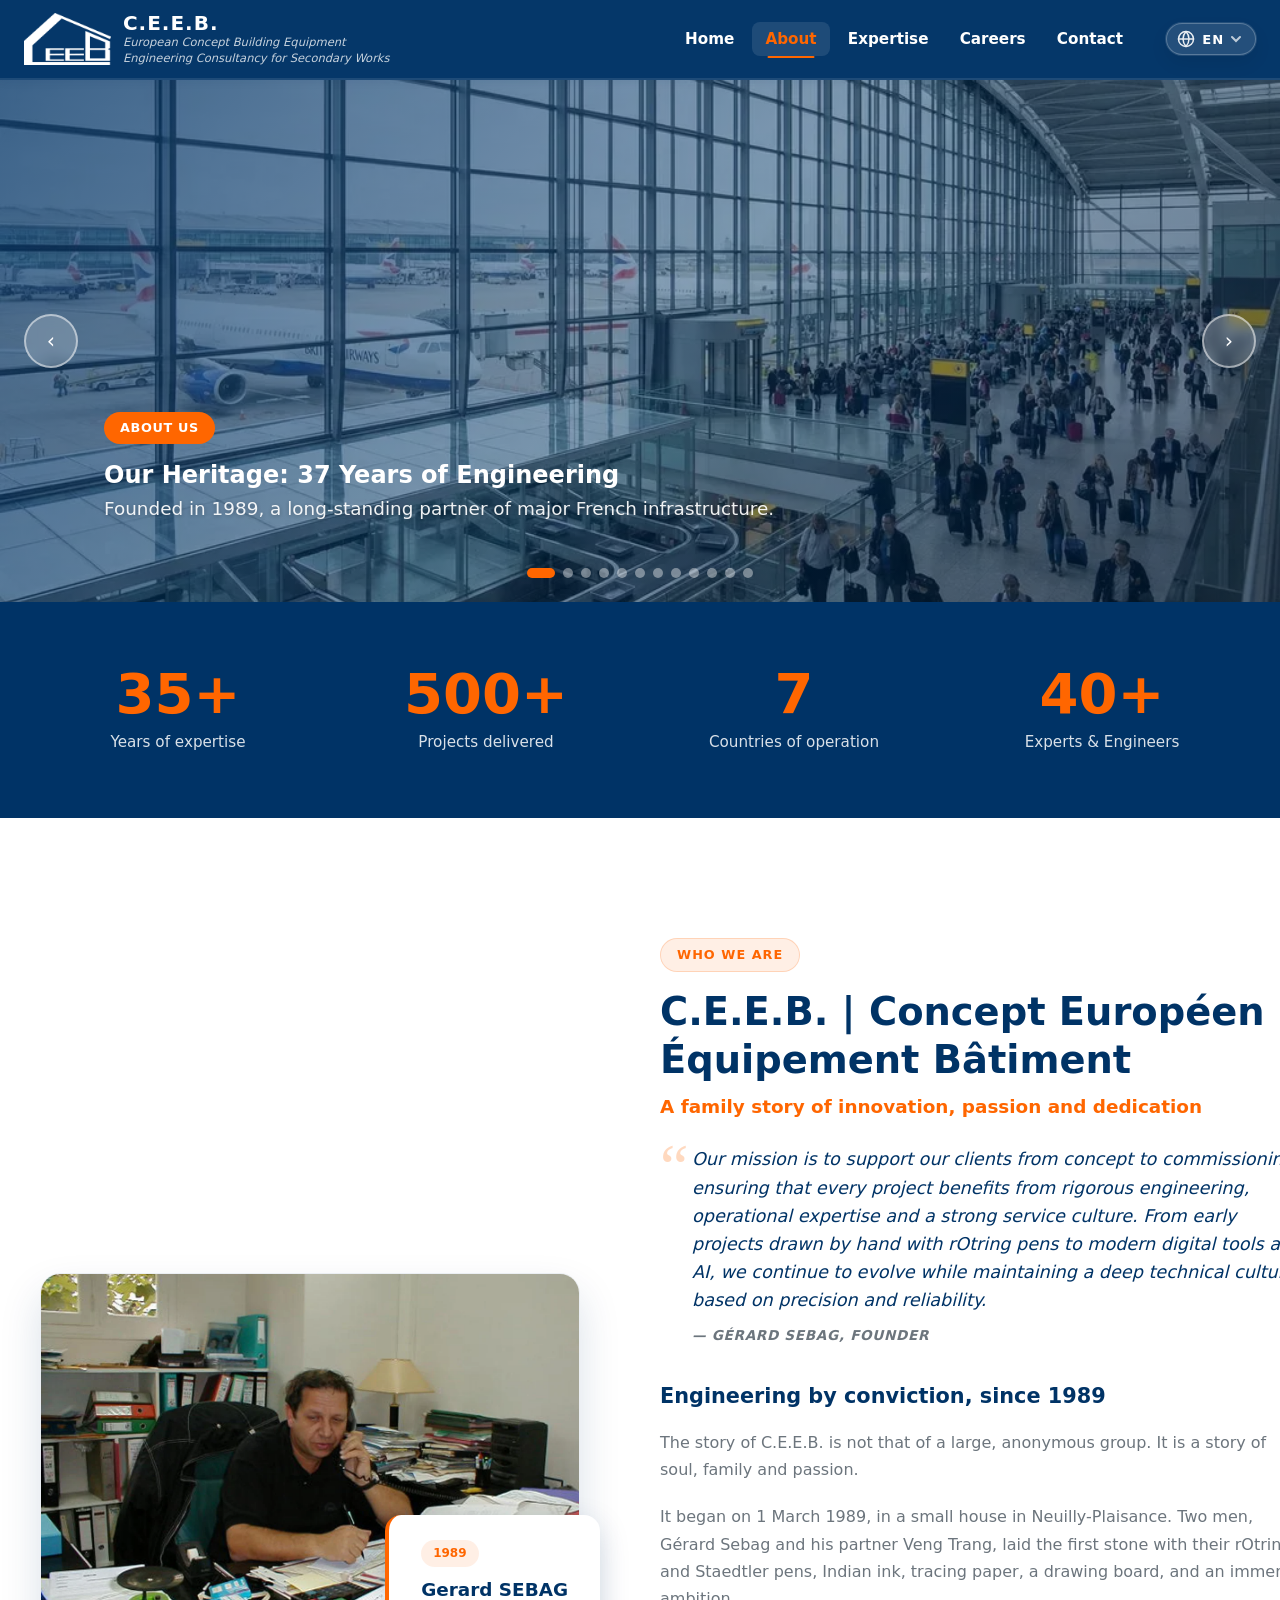
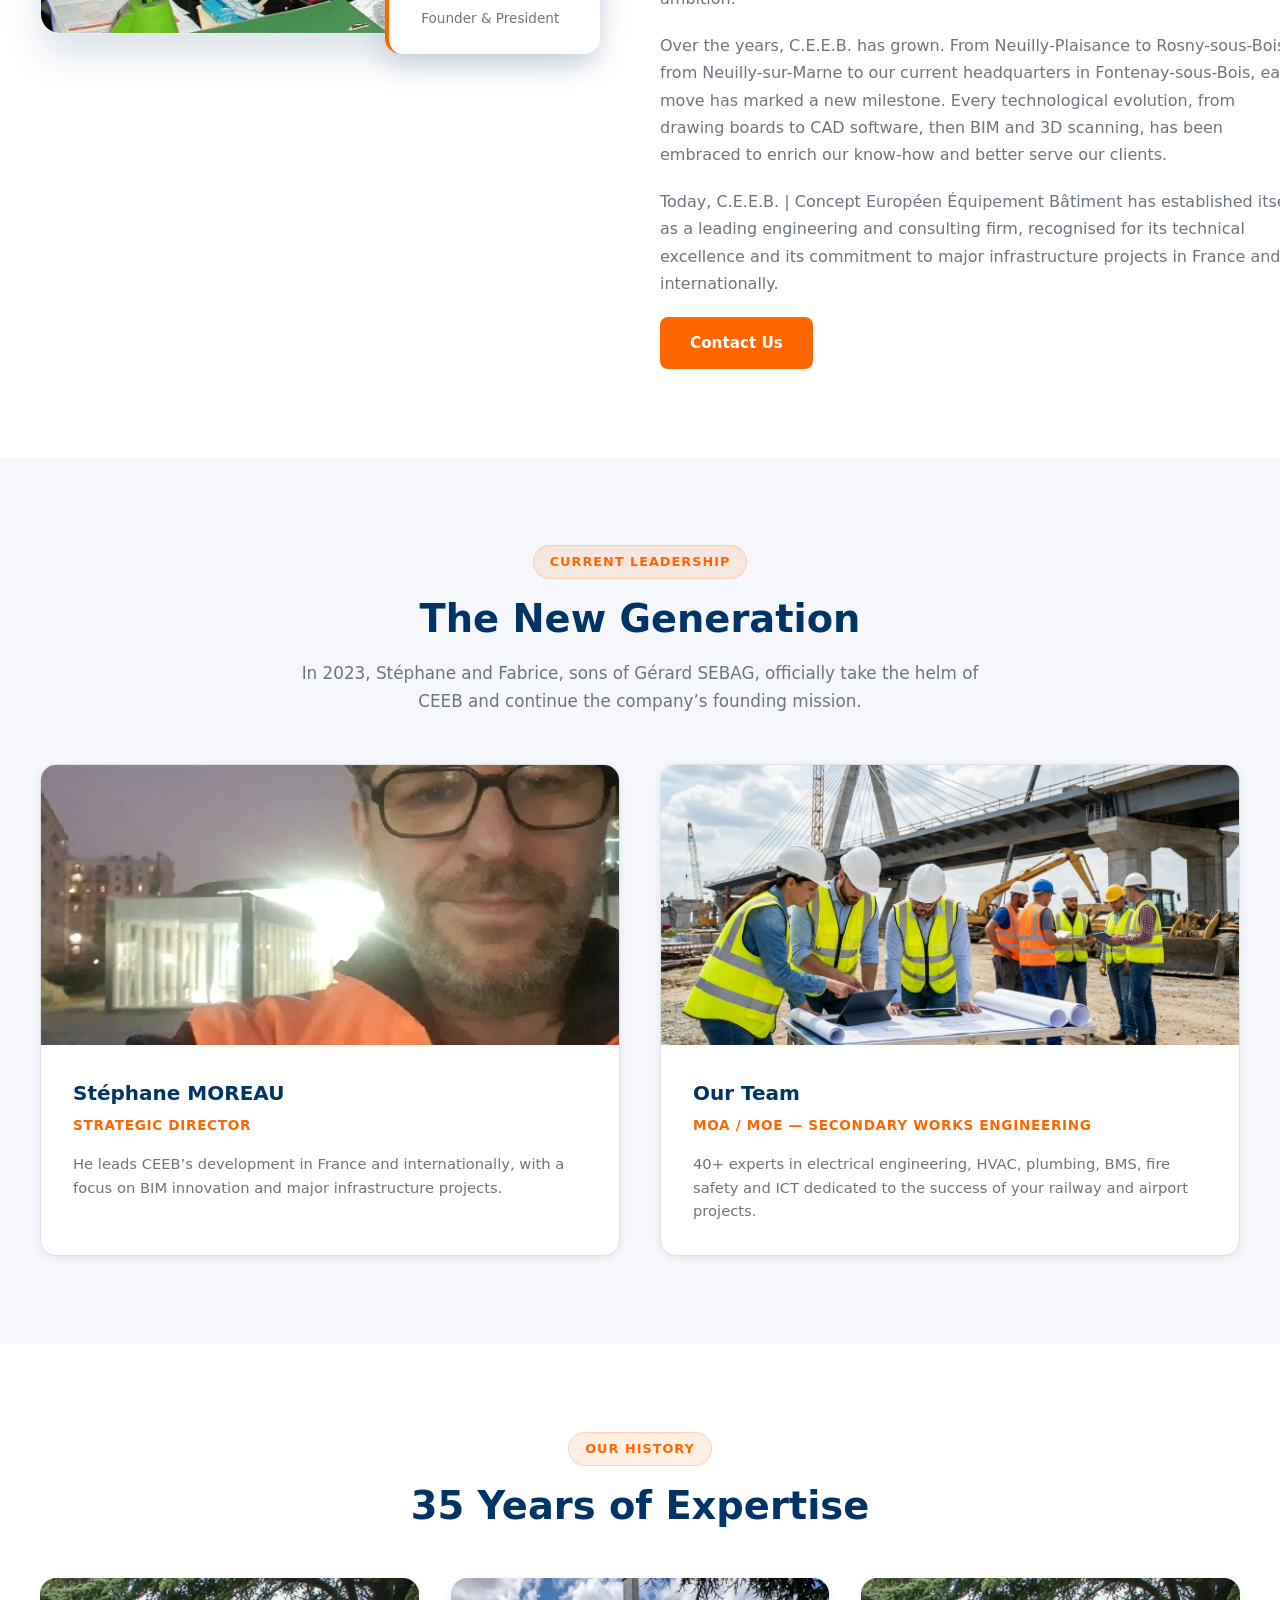
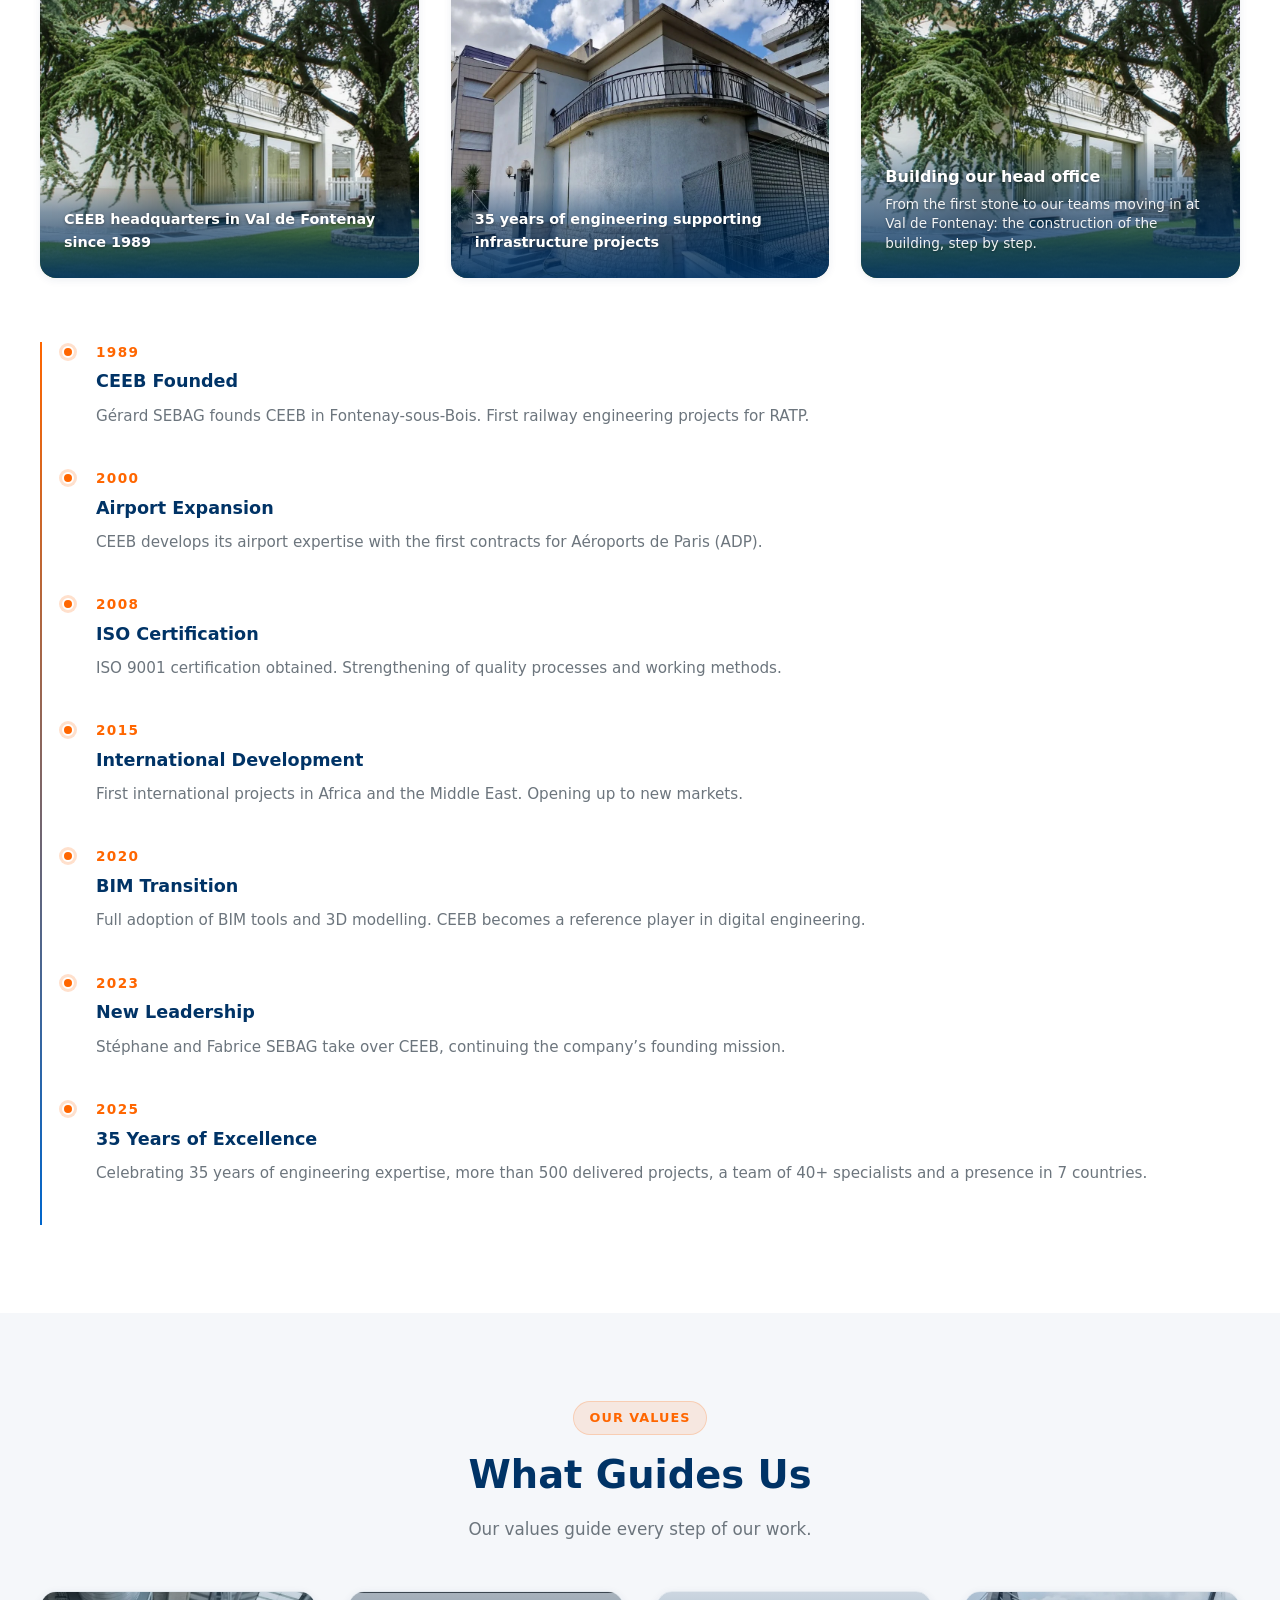
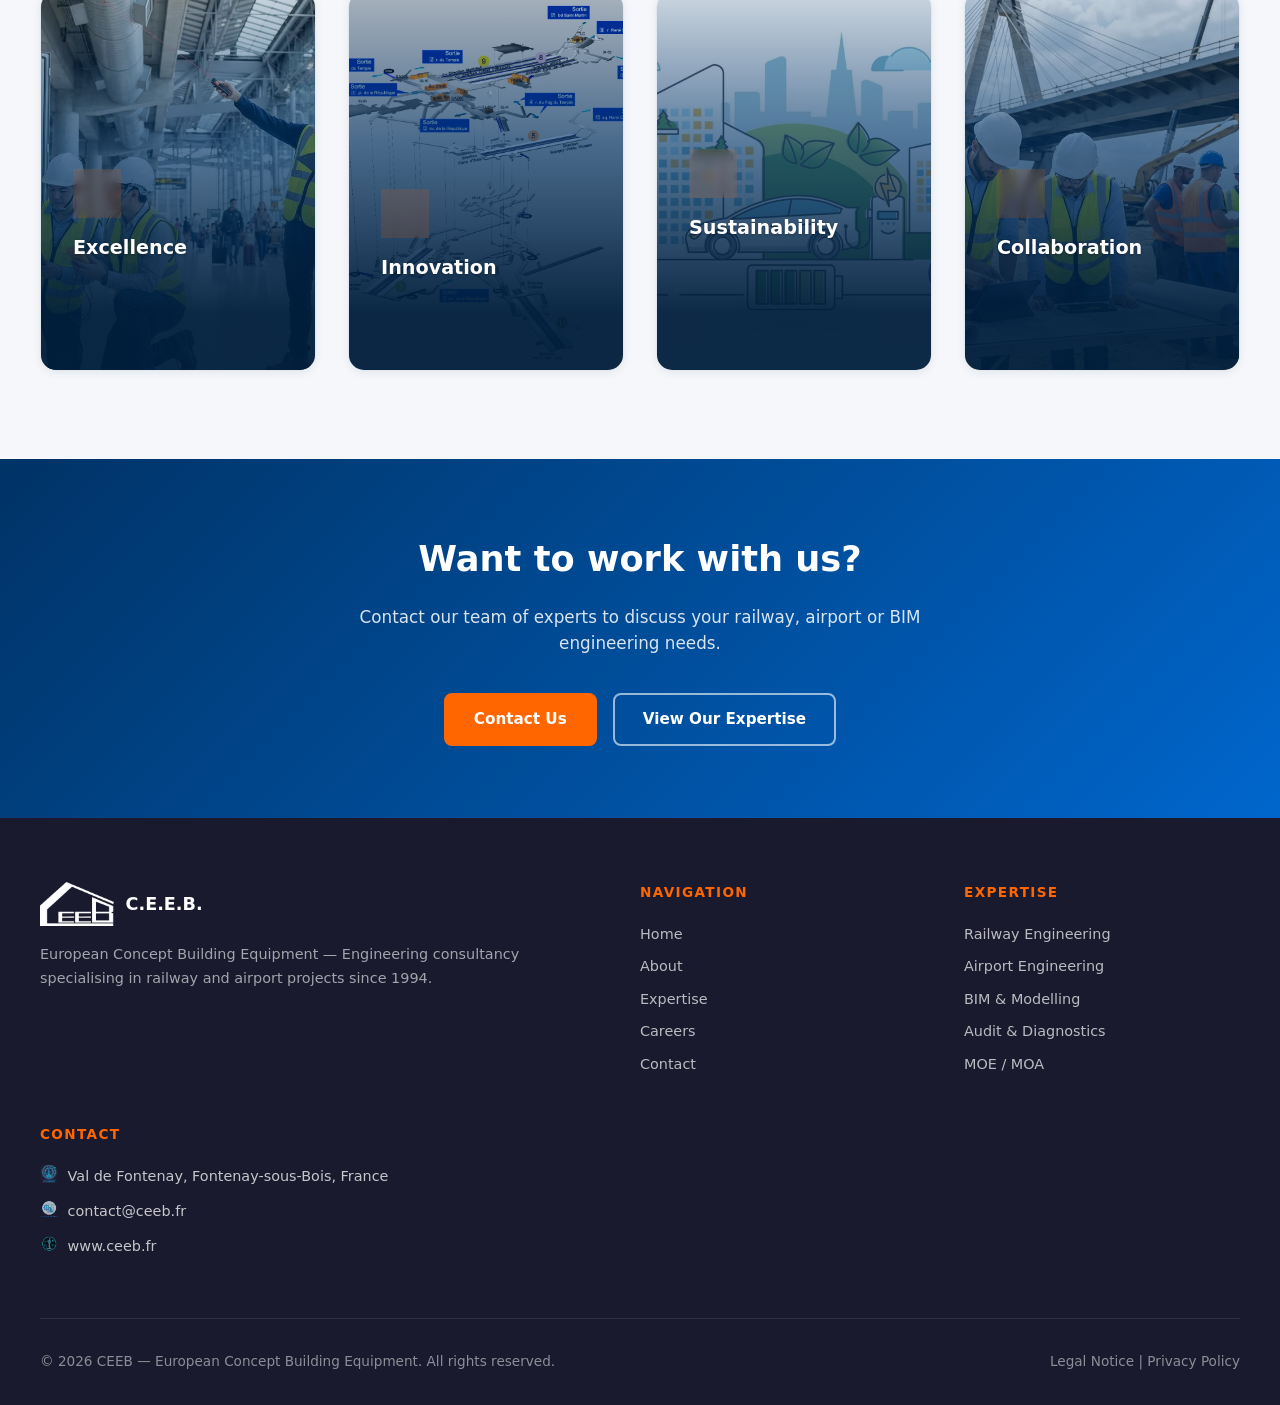
<file: about/index.html>
<!DOCTYPE html>
<html lang="fr" dir="ltr">
<head>
  <!-- ============================================================
       SEO — META TAGS & OPEN GRAPH
       ============================================================ -->
  <meta charset="UTF-8">
  <meta name="viewport" content="width=device-width, initial-scale=1.0">
  <title data-i18n="pageTitle.about">À Propos — C.E.E.B. | Bureau d'Études d'Ingénierie Second Œuvre</title>
  <meta name="description" content="Découvrez C.E.E.B., Concept Européen Équipement Bâtiment : 35 ans d'expertise en ingénierie ferroviaire et aéroportuaire, notre histoire, nos valeurs et notre équipe dirigeante.">
  <meta name="keywords" content="C.E.E.B., bureau études ingénierie, second œuvre, ferroviaire, aéroportuaire, BIM, MOA, MOE, Gérard SEBAG, Stéphane MOREAU, Val de Fontenay">
  <meta name="robots" content="index, follow">
  <link rel="canonical" href="https://www.ceeb.fr/about/">

  <!-- Open Graph -->
  <meta property="og:type" content="website">
  <meta property="og:url" content="https://www.ceeb.fr/about/">
  <meta property="og:title" content="À Propos — C.E.E.B. | Bureau d'Études d'Ingénierie">
  <meta property="og:description" content="37 ans d'expertise en ingénierie ferroviaire et aéroportuaire. Découvrez notre histoire, notre équipe et nos valeurs.">
  <meta property="og:image" content="https://www.ceeb.fr/images/og-image.jpg">
  <meta property="og:locale" content="fr_FR">

  <!-- Hreflang 7 langues -->
  <link rel="alternate" hreflang="fr" href="https://www.ceeb.fr/about/?lang=fr">
  <link rel="alternate" hreflang="en" href="https://www.ceeb.fr/about/?lang=en">
  <link rel="alternate" hreflang="pl" href="https://www.ceeb.fr/about/?lang=pl">
  <link rel="alternate" hreflang="tr" href="https://www.ceeb.fr/about/?lang=tr">
  <link rel="alternate" hreflang="x-default" href="https://www.ceeb.fr/about/">

  <!-- ============================================================
       STYLES
       ============================================================ -->
  <link rel="stylesheet" href="../css/styles.css?v=20261006c">

  <!-- ============================================================
       FAVICONS
       ============================================================ -->
  <link rel="icon" type="image/x-icon" href="../favicon.ico">
  <link rel="icon" type="image/png" sizes="32x32" href="../favicon-32x32.png">
  <link rel="icon" type="image/png" sizes="192x192" href="../favicon-192x192.png">
  <link rel="apple-touch-icon" sizes="180x180" href="../apple-touch-icon.png">

  <!-- ============================================================
       SCHEMA.ORG JSON-LD
       ============================================================ -->
  <script type="application/ld+json">
  {
    "@context": "https://schema.org",
    "@type": "AboutPage",
    "name": "À Propos — C.E.E.B.",
    "url": "https://www.ceeb.fr/about/",
    "description": "35 ans d'expertise en ingénierie ferroviaire et aéroportuaire. C.E.E.B. — Concept Européen Équipement Bâtiment.",
    "mainEntity": {
      "@type": "Organization",
      "name": "C.E.E.B.",
      "legalName": "C.E.E.B. — Concept Européen Équipement Bâtiment",
      "foundingDate": "1989",
      "founder": {
        "@type": "Person",
        "name": "Gérard SEBAG"
      },
      "address": {
        "@type": "PostalAddress",
        "addressLocality": "Val de Fontenay",
        "addressCountry": "FR"
      }
    }
  }
  </script>
</head>

<body data-page="about">

  <!-- ============================================================
       NAVIGATION — HEADER FIXE
       ============================================================ -->
  <header class="header" role="banner">
    <nav class="nav-container" aria-label="Navigation principale">
      <!-- Logo + Tagline -->
      <a href="../index.html" class="nav-logo" aria-label="C.E.E.B. — Accueil">
        <div class="logo-circle">
          <img src="../images/logo/ceeb_logo_blanc.png" alt="Logo C.E.E.B." width="52" height="52">
        </div>
        <div class="nav-logo-text">
          <span class="nav-logo-name">C.E.E.B.</span>
          <span class="nav-logo-tagline" data-i18n="nav.logoTagline">
            Concept Européen Équipement Bâtiment<br>Bureau d'Études d'ingénierie Second Œuvre
          </span>
        </div>
      </a>

      <!-- Menu principal -->
      <ul class="nav-menu" role="list">
        <li><a href="../index.html" class="nav-link" data-i18n="nav.home">Accueil</a></li>
        <li><a href="../about/index.html" class="nav-link active" data-i18n="nav.about">À Propos</a></li>
        <li><a href="../expertise/index.html" class="nav-link" data-i18n="nav.expertise">Expertise</a></li>
        <li><a href="../recruitment/index.html" class="nav-link" data-i18n="nav.recruitment">Carrières</a></li>
        <li><a href="../contact/index.html" class="nav-link" data-i18n="nav.contact">Contact</a></li>
                <li class="nav-lang" role="group" aria-label="Sélection de la langue">
          <!-- Sélecteur globe — généré par lang-globe.js -->
        </li>
      </ul>
      <button class="nav-hamburger" aria-label="Menu" aria-expanded="false">
        <span></span><span></span><span></span>
      </button>
    </nav>
  </header>

  <!-- ============================================================
       HERO CAROUSEL — PAGE À PROPOS
       ============================================================ -->
  <section class="hero-carousel" aria-label="Carousel À Propos C.E.E.B." id="heroCarousel">
    <div class="carousel-track" role="list">
      <!-- Slide 1 -->
      <div class="carousel-slide" role="listitem">
        <img src="../carousel/about/fr/1.webp" alt="CEEB, plus de 37 ans d&#x27;expertise en ingénierie au service des transports" loading="eager" fetchpriority="high">
        <div class="carousel-overlay"></div>
        <div class="carousel-caption">
          <span class="caption-badge" data-i18n="aboutPage.hero.badge">À Propos</span>
          <h1 data-i18n="aboutPage.hero.title">Notre Héritage : 37 Ans d'Ingénierie</h1>
          <p data-i18n="aboutPage.hero.subtitle">Fondé en 1989, un partenaire historique des grandes infrastructures françaises.</p>
        </div>
      </div>

      <!-- Slide 2 -->
      <div class="carousel-slide" role="listitem">
        <img src="../carousel/about/fr/2.webp" alt="Équipe CEEB - Ingénieurs expérimentés ferroviaire aéroportuaire" loading="lazy">
        <div class="carousel-overlay"></div>
        <div class="carousel-caption">
          <span class="caption-badge" data-i18n="aboutPage.hero.badge2">Notre Mission</span>
          <h2 data-i18n="aboutPage.hero.title2">Notre Mission : Concevoir un Avenir Durable</h2>
          <p data-i18n="aboutPage.hero.subtitle2">Mettre notre ingénierie au service de solutions de transport intelligentes et responsables.</p>
        </div>
      </div>
      <!-- Slide 3 -->
      <div class="carousel-slide" role="listitem">
        <img src="../carousel/about/fr/3.webp" alt="Partenariat RATP ADP - Collaboration historique" loading="lazy">
        <div class="carousel-overlay"></div>
        <div class="carousel-caption">
          <span class="caption-badge" data-i18n="aboutPage.hero.badge3">Partenariats</span>
          <h2 data-i18n="aboutPage.hero.title3">Des Partenariats de Confiance</h2>
          <p data-i18n="aboutPage.hero.subtitle3">Une collaboration historique avec des acteurs majeurs comme la RATP et ADP.</p>
        </div>
      </div>

        <!-- Slide 4 -->
        <div class="carousel-slide" role="listitem">
          <img src="../carousel/about/fr/4.webp" alt="Excellence technique - Bureau d&#x27;études certifié" loading="lazy">
          <div class="carousel-overlay"></div>
          <div class="carousel-caption">
            <span class="caption-badge" data-i18n="aboutPage.hero.badge4">Nos Valeurs</span>
            <h2 data-i18n="aboutPage.hero.title4">Nos Valeurs : L'Excellence comme Moteur</h2>
            <p data-i18n="aboutPage.hero.subtitle4">Engagement, Innovation, Partenariat et Responsabilité guident chacune de nos actions.</p>
          </div>
        </div>
      
        <!-- Slide 5 -->
      
      
        <div class="carousel-slide" role="listitem">
          <img src="../carousel/about/fr/5.webp" alt="Innovation et durabilité - Projets éco-responsables" loading="lazy">
          <div class="carousel-overlay"></div>
          <div class="carousel-caption">
            <span class="caption-badge" data-i18n="aboutPage.hero.badge5">Notre Équipe</span>
            <h2 data-i18n="aboutPage.hero.title5">Notre Équipe : Une Mosaïque de Talents</h2>
            <p data-i18n="aboutPage.hero.subtitle5">Des ingénieurs, techniciens et experts passionnés qui relèvent les défis les plus complexes.</p>
          </div>
        </div>
      
        <!-- Slide 6 -->
      
        <div class="carousel-slide" role="listitem">
          <img src="../carousel/about/fr/6.webp" alt="Valeurs CEEB - Excellence Innovation Responsabilité" loading="lazy">
          <div class="carousel-overlay"></div>
          <div class="carousel-caption">
            <span class="caption-badge" data-i18n="aboutPage.hero.badge6">Expertise</span>
            <h2 data-i18n="aboutPage.hero.title6">Le Cœur de Notre Expertise</h2>
            <p data-i18n="aboutPage.hero.subtitle6">L'ingénierie électrique et les systèmes complexes pour le ferroviaire et l'aéroportuaire.</p>
          </div>
        </div>
      
        <!-- Slide 7 -->
      
        <div class="carousel-slide" role="listitem">
          <img src="../carousel/about/fr/7.webp" alt="Nos Bureaux" loading="lazy">
          <div class="carousel-overlay"></div>
          <div class="carousel-caption">
            <span class="caption-badge" data-i18n="aboutPage.hero.badge7">Innovation</span>
            <h2 data-i18n="aboutPage.hero.title7">L'Innovation au Service de la Performance</h2>
            <p data-i18n="aboutPage.hero.subtitle7">Du BIM à la modélisation 3D, nous intégrons les technologies de pointe à nos projets.</p>
          </div>
        </div>
      
        <!-- Slide 8 -->
      
      
      
      
      
        <div class="carousel-slide" role="listitem">
          <img src="../carousel/about/fr/8.webp" alt="Innovation Continue" loading="lazy">
          <div class="carousel-overlay"></div>
          <div class="carousel-caption">
            <span class="caption-badge" data-i18n="aboutPage.hero.badge8">Développement Durable</span>
            <h2 data-i18n="aboutPage.hero.title8">Un Engagement pour la Durabilité</h2>
            <p data-i18n="aboutPage.hero.subtitle8">Nous intégrons les principes du développement durable à chaque phase de nos projets.</p>
          </div>
        </div>
      
        <!-- Slide 9 -->
      
        <div class="carousel-slide" role="listitem">
          <img src="../carousel/about/fr/9.webp" alt="Innovation Continue" loading="lazy">
          <div class="carousel-overlay"></div>
          <div class="carousel-caption">
            <span class="caption-badge" data-i18n="aboutPage.hero.badge9">International</span>
            <h2 data-i18n="aboutPage.hero.title9">Une Expertise sans Frontières</h2>
            <p data-i18n="aboutPage.hero.subtitle9">De Paris à l'international, notre savoir-faire accompagne les projets de mobilité sur 3 continents.</p>
          </div>
        </div>
        <!-- Slide 10 -->
      
        <div class="carousel-slide" role="listitem">
          <img src="../carousel/about/fr/10.webp" alt="Innovation Continue" loading="lazy">
          <div class="carousel-overlay"></div>
          <div class="carousel-caption">
            <span class="caption-badge" data-i18n="aboutPage.hero.badge10">Qualité</span>
            <h2 data-i18n="aboutPage.hero.title10">La Qualité, Notre Signature</h2>
            <p data-i18n="aboutPage.hero.subtitle10">Une démarche rigoureuse pour garantir la conformité, la sécurité et la performance.</p>
          </div>
        </div>
      
        <!-- Slide 11 -->
      
      
        <div class="carousel-slide" role="listitem">
          <img src="../carousel/about/fr/11.webp" alt="Innovation Continue" loading="lazy">
          <div class="carousel-overlay"></div>
          <div class="carousel-caption">
            <span class="caption-badge" data-i18n="aboutPage.hero.badge11">Île-de-France</span>
            <h2 data-i18n="aboutPage.hero.title11">Notre Ancrage Stratégique en Île-de-France</h2>
            <p data-i18n="aboutPage.hero.subtitle11">Au cœur du Grand Paris, un hub d'innovation connecté aux grands projets de transport.</p>
          </div>
        </div>
      
        <!-- Slide 12 -->
      
        <div class="carousel-slide" role="listitem">
          <img src="../carousel/about/fr/12.webp" alt="Innovation Continue" loading="lazy">
          <div class="carousel-overlay"></div>
          <div class="carousel-caption">
            <span class="caption-badge" data-i18n="aboutPage.hero.badge12">Avenir</span>
            <h2 data-i18n="aboutPage.hero.title12">Tournés vers l'Avenir</h2>
            <p data-i18n="aboutPage.hero.subtitle12">Anticiper les besoins de la mobilité de demain pour construire le monde de demain.</p>
          </div>
        </div>

    		
  <!--End of Slides-->

    </div>


    <button class="carousel-btn prev" aria-label="Slide précédent">&#8249;</button>
    <button class="carousel-btn next" aria-label="Slide suivant">&#8250;</button>
    <!-- Indicateurs -->
    <div class="carousel-indicators" role="tablist" aria-label="Slides du carousel">
      <button class="carousel-dot active" role="tab" aria-selected="true" aria-label="Slide 1"></button>
      <button class="carousel-dot" role="tab" aria-label="Slide 2"></button>
      <button class="carousel-dot" role="tab" aria-label="Slide 3"></button>
      <button class="carousel-dot" role="tab" aria-label="Slide 4"></button>
      <button class="carousel-dot" role="tab" aria-label="Slide 5"></button>
      <button class="carousel-dot" role="tab" aria-label="Slide 6"></button>
      <button class="carousel-dot" role="tab" aria-label="Slide 7"></button>
      <button class="carousel-dot" role="tab" aria-label="Slide 8"></button>
      <button class="carousel-dot" role="tab" aria-label="Slide 9"></button>
      <button class="carousel-dot" role="tab" aria-label="Slide 10"></button>
      <button class="carousel-dot" role="tab" aria-label="Slide 11"></button>
      <button class="carousel-dot" role="tab" aria-label="Slide 12"></button>
    </div>
	
	
  </section>

  <!-- ============================================================
       SECTION STATISTIQUES
       ============================================================ -->
  <section class="stats-section" aria-label="Chiffres clés C.E.E.B.">
    <div class="stats-grid">
      <div class="stat-item">
        <div class="stat-number" data-target="35" data-suffix="+">35+</div>
        <div class="stat-label" data-i18n="stats.years">Années d'expertise</div>
      </div>
      <div class="stat-item">
        <div class="stat-number" data-target="500" data-suffix="+">500+</div>
        <div class="stat-label" data-i18n="stats.projects">Projets réalisés</div>
      </div>
      <div class="stat-item">
        <div class="stat-number" data-target="7">7</div>
        <div class="stat-label" data-i18n="stats.countries">Pays d'intervention</div>
      </div>
      <div class="stat-item">
        <div class="stat-number" data-target="40" data-suffix="+">40+</div>
        <div class="stat-label" data-i18n="stats.experts">Experts & Ingénieurs</div>
      </div>
    </div>
  </section>

  <!-- ============================================================
       SECTION QUI SOMMES-NOUS — FONDATEUR
       ============================================================ -->
  <section class="section" id="who-we-are" aria-labelledby="whoTitle">
    <div class="container">
      <div class="about-founder-grid">
        <!-- Photo fondateur -->
        <div class="about-founder-photo">
          <div class="founder-img-wrapper">
            <img src="../images/about/gerard-sebag.webp"
                 alt="Gérard SEBAG, Fondateur et Président de C.E.E.B."
                 loading="lazy" width="480" height="480">
          </div>
          <div class="founder-info-card">
            <div class="founder-year-badge">1989</div>
            <h3 class="founder-name" data-i18n="aboutPage.who.founderName"></h3>
            <p class="founder-title" data-i18n="aboutPage.who.founderTitle">Fondateur &amp; Président</p>
          </div>
        </div>

        <!-- Texte histoire -->
        <div class="about-founder-text">
          <span class="section-badge" data-i18n="aboutPage.who.badge">Qui Sommes-Nous</span>
          <h2 class="section-title" id="whoTitle" data-i18n="aboutPage.who.title">C.E.E.B. | Concept Européen Équipement Bâtiment</h2>
          <p class="about-lead" data-i18n="aboutPage.who.lead">Une histoire de famille, d'innovation, de passion et de dévouement</p>

          <blockquote class="about-quote">
            <p data-i18n="aboutPage.who.quote">Notre mission est d'accompagner nos clients du concept à la mise en service, en veillant à ce que chaque projet bénéficie d'une ingénierie rigoureuse, d'un savoir-faire opérationnel et d'une forte culture du service. Des premiers projets dessinés à la main avec des stylos rOtring aux outils numériques modernes et à l'IA, nous continuons d'évoluer tout en maintenant une profonde culture technique fondée sur la précision et la fiabilité.</p>
            <cite data-i18n="aboutPage.who.cite">— Gérard SEBAG, Fondateur</cite>
          </blockquote>

          <h3 class="about-story-title" data-i18n="aboutPage.who.storyTitle">Une ingénierie de conviction, depuis 1989</h3>

          <p class="about-text" data-i18n="aboutPage.who.p1">L'histoire de C.E.E.B. n'est pas celle d'un grand groupe anonyme. C'est une histoire d'âme, de famille et de passion.</p>
          <p class="about-text" data-i18n="aboutPage.who.p2">Elle commence le 1er mars 1989, dans un petit pavillon de Neuilly-Plaisance. Deux hommes, Gérard Sebag et son associé Veng Trang, posent la première pierre avec leurs crayons rOtring, Staedtler, leur encre de Chine, du papier calque, une planche à dessin, et une ambition immense.</p>
          <p class="about-text" data-i18n="aboutPage.who.p3">Au fil des années, C.E.E.B. a grandi. De Neuilly-Plaisance à Rosny-sous-Bois, de Neuilly-sur-Marne à notre siège actuel de Fontenay-sous-Bois, chaque déménagement a marqué une nouvelle étape. Chaque évolution technologique, des tables à dessin aux logiciels de CAO, puis au BIM et au scanner 3D, a été embrassée pour enrichir notre savoir-faire et mieux servir nos clients.</p>
          <p class="about-text" data-i18n="aboutPage.who.p4">Aujourd'hui, C.E.E.B. | Concept Européen Équipement Bâtiment s'est imposée comme un acteur de référence de l'ingénierie et du conseil, reconnu pour son excellence technique et son engagement sur les grands projets d'infrastructure en France et à l'international.</p>

          <a href="../contact/index.html" class="btn btn-primary" data-i18n="aboutPage.who.cta">Nous Contacter</a>
        </div>
      </div>
    </div>
  </section>

  <!-- ============================================================
       SECTION SUCCESSION — DIRECTION ACTUELLE
       ============================================================ -->
  <section class="section section-alt" id="direction" aria-labelledby="directionTitle">
    <div class="container">
      <div class="text-center section-head">
        <span class="section-badge" data-i18n="aboutPage.direction.badge">Direction Actuelle</span>
        <h2 class="section-title" id="directionTitle" data-i18n="aboutPage.direction.title">La Nouvelle Génération</h2>
        <p class="section-subtitle" data-i18n="aboutPage.direction.subtitle">
          En 2023, Stéphane et Fabrice, fils de Gérard SEBAG, reprennent officiellement la direction de C.E.E.B., inscrivant l'entreprise dans la continuité de sa mission fondatrice.
        </p>
      </div>

      <div class="team-grid">
        <!-- Stéphane MOREAU -->
        <div class="team-card">
          <div class="team-photo-wrapper">
            <img src="../images/about/stephane-moreau.webp"
                 alt="Stéphane MOREAU — Directeur Stratégique C.E.E.B."
                 loading="lazy" width="320" height="320">
          </div>
          <div class="team-info">
            <h3 class="team-name">Stéphane MOREAU</h3>
            <p class="team-role" data-i18n="aboutPage.direction.stephane.role">Directeur Stratégique</p>
            <p class="team-desc" data-i18n="aboutPage.direction.stephane.desc">
              Héritier d'une tradition d'excellence, Stéphane pilote la stratégie de développement de C.E.E.B. en France et à l'international, avec un focus sur l'innovation BIM et les grands projets d'infrastructure.
            </p>
          </div>
        </div>

        <!-- Photo MOA/MOE -->
        <div class="team-card team-card-feature">
          <div class="team-photo-wrapper">
            <img src="../images/about/moa-moe.webp"
                 alt="Équipe C.E.E.B. — Maîtrise d'Ouvrage et Maîtrise d'Œuvre"
                 loading="lazy" width="320" height="320">
          </div>
          <div class="team-info">
            <h3 class="team-name" data-i18n="aboutPage.direction.team.title">Notre Équipe</h3>
            <p class="team-role" data-i18n="aboutPage.direction.team.role">MOA / MOE — Ingénierie Second Œuvre</p>
            <p class="team-desc" data-i18n="aboutPage.direction.team.desc">
              40+ experts en ingénierie électrique, CVC, plomberie, GTB, SSI et VDI, dédiés à la réussite de vos projets ferroviaires et aéroportuaires.
            </p>
          </div>
        </div>
      </div>
    </div>
  </section>

  <!-- ============================================================
       SECTION HISTOIRE — TIMELINE AVEC PHOTOS
       ============================================================ -->
  <section class="section" id="history" aria-labelledby="historyTitle">
    <div class="container">
      <div class="text-center section-head">
        <span class="section-badge" data-i18n="aboutPage.history.badge">Notre Parcours</span>
        <h2 class="section-title" id="historyTitle" data-i18n="aboutPage.history.title">Notre Histoire</h2>
      </div>

      <!-- Photos historiques -->
      <div class="history-photos-grid">
        <div class="history-photo-item">
          <img src="../images/about/histoire-1.webp"
               alt="Siège C.E.E.B. — Val de Fontenay"
               loading="lazy" width="600" height="400">
          <div class="history-photo-caption">
            <span data-i18n="aboutPage.history.photo1">Siège C.E.E.B. — Val de Fontenay depuis 1989</span>
          </div>
        </div>
        <div class="history-photo-item">
          <img src="../images/about/histoire-2.webp"
               alt="Bureaux C.E.E.B. — Histoire"
               loading="lazy" width="600" height="400">
          <div class="history-photo-caption">
            <span data-i18n="aboutPage.history.photo2">35 ans d'ingénierie au service des infrastructures</span>
          </div>
        </div>
        <!-- Construction du siège : les photos se succèdent (une balise <img> par photo,
             fichiers dans images/about/construction/) -->
        <div class="history-photo-item history-slideshow" data-slideshow>
          <img src="../images/about/construction/01.webp" alt="Construction du siège C.E.E.B. — étape 1"
               loading="lazy" width="600" height="400" class="active">
          <img src="../images/about/construction/02.webp" alt="Construction du siège C.E.E.B. — étape 2"
               loading="lazy" width="600" height="400">
          <div class="history-photo-caption">
            <strong class="history-photo-title" data-i18n="aboutPage.history.building.title">La construction de notre siège</strong>
            <span class="history-photo-desc" data-i18n="aboutPage.history.building.desc">De la première pierre à l'installation de nos équipes à Val de Fontenay : les étapes de la construction du bâtiment.</span>
          </div>
        </div>
      </div>

      <!-- Timeline -->
      <div class="timeline-wrapper">
        <div class="timeline">
          <div class="timeline-item">
            <div class="timeline-marker">
              <div class="timeline-year">1989</div>
            </div>
            <div class="timeline-content">
              <h3 class="timeline-title" data-i18n="aboutPage.history.event1.title">Fondation de C.E.E.B.</h3>
              <p class="timeline-desc" data-i18n="aboutPage.history.event1.desc">Création du bureau d'études à Val de Fontenay par Gérard SEBAG, spécialisé en ingénierie Second Œuvre pour le secteur ferroviaire.</p>
            </div>
          </div>
          <div class="timeline-item">
            <div class="timeline-marker">
              <div class="timeline-year">2000</div>
            </div>
            <div class="timeline-content">
              <h3 class="timeline-title" data-i18n="aboutPage.history.event2.title">Expansion Aéroportuaire</h3>
              <p class="timeline-desc" data-i18n="aboutPage.history.event2.desc">Développement de l'expertise aéroportuaire avec les premiers projets pour Aéroports de Paris (ADP) et les grandes plateformes françaises.</p>
            </div>
          </div>
          <div class="timeline-item">
            <div class="timeline-marker">
              <div class="timeline-year">2008</div>
            </div>
            <div class="timeline-content">
              <h3 class="timeline-title" data-i18n="aboutPage.history.event3.title">Certification &amp; Qualité</h3>
              <p class="timeline-desc" data-i18n="aboutPage.history.event3.desc">Obtention des certifications qualité et développement des procédures d'excellence technique pour tous nos livrables.</p>
            </div>
          </div>
          <div class="timeline-item">
            <div class="timeline-marker">
              <div class="timeline-year">2015</div>
            </div>
            <div class="timeline-content">
              <h3 class="timeline-title" data-i18n="aboutPage.history.event4.title">Transition BIM</h3>
              <p class="timeline-desc" data-i18n="aboutPage.history.event4.desc">Adoption du BIM et des outils de modélisation 3D/4D pour tous nos projets d'ingénierie, positionnant C.E.E.B. à l'avant-garde.</p>
            </div>
          </div>
          <div class="timeline-item">
            <div class="timeline-marker">
              <div class="timeline-year">2020</div>
            </div>
            <div class="timeline-content">
              <h3 class="timeline-title" data-i18n="aboutPage.history.event5.title">Développement International</h3>
              <p class="timeline-desc" data-i18n="aboutPage.history.event5.desc">Expansion vers les marchés européens, africains et du Moyen-Orient avec des projets d'ingénierie export de grande envergure.</p>
            </div>
          </div>
          <div class="timeline-item">
            <div class="timeline-marker">
              <div class="timeline-year">2023</div>
            </div>
            <div class="timeline-content">
              <h3 class="timeline-title" data-i18n="aboutPage.history.event6.title">Nouvelle Direction</h3>
              <p class="timeline-desc" data-i18n="aboutPage.history.event6.desc">Stéphane et Fabrice SEBAG reprennent la direction de C.E.E.B., inscrivant l'entreprise dans la continuité de sa mission fondatrice.</p>
            </div>
          </div>
          <div class="timeline-item">
            <div class="timeline-marker">
              <div class="timeline-year">2025</div>
            </div>
            <div class="timeline-content">
              <h3 class="timeline-title" data-i18n="aboutPage.history.event7.title">35 Ans d'Excellence</h3>
              <p class="timeline-desc" data-i18n="aboutPage.history.event7.desc">Célébration de 35 ans d'expertise avec plus de 500 projets livrés, une équipe de 40+ experts et une présence dans 7 pays.</p>
            </div>
          </div>
        </div>
      </div>
    </div>
  </section>

  <!-- ============================================================
       SECTION CE QUI NOUS GUIDE — VALEURS AVEC PHOTOS
       ============================================================ -->
  <section class="section section-alt" id="values" aria-labelledby="valuesTitle">
    <div class="container">
      <div class="text-center section-head">
        <span class="section-badge" data-i18n="aboutPage.values.badge">Nos Valeurs</span>
        <h2 class="section-title" id="valuesTitle" data-i18n="aboutPage.values.title">Ce Qui Nous Guide</h2>
        <p class="section-subtitle" data-i18n="aboutPage.values.subtitle">
          Quatre piliers fondamentaux qui orientent chacune de nos interventions et définissent notre identité professionnelle.
        </p>
      </div>

      <!-- Grille de valeurs avec photos réelles -->
      <div class="values-photo-grid">

        <!-- Valeur 1 : Excellence -->
        <div class="value-photo-card">
          <div class="value-photo-wrapper">
            <img src="../images/about/excellence.webp"
                 alt="Excellence technique — C.E.E.B."
                 loading="lazy" width="600" height="400">
            <div class="value-photo-overlay">
              <div class="value-photo-content">
                <div class="value-icon-badge">
                  <img src="../images/icons/icon-values-history.png" alt="" width="40" height="40" loading="lazy">
                </div>
                <h3 class="value-photo-title" data-i18n="aboutPage.values.card1.title">Excellence Technique</h3>
                <p class="value-photo-desc" data-i18n="aboutPage.values.card1.desc">
                  Chaque étude est réalisée avec rigueur et précision, garantissant des livrables de haute qualité qui dépassent les attentes de nos clients.
                </p>
              </div>
            </div>
          </div>
        </div>

        <!-- Valeur 2 : Conseil -->
        <div class="value-photo-card">
          <div class="value-photo-wrapper">
            <img src="../images/about/conseil.webp"
                 alt="Conseil stratégique — C.E.E.B."
                 loading="lazy" width="600" height="400">
            <div class="value-photo-overlay">
              <div class="value-photo-content">
                <div class="value-icon-badge">
                  <img src="../images/icons/icon-values-rse.png" alt="" width="40" height="40" loading="lazy">
                </div>
                <h3 class="value-photo-title" data-i18n="aboutPage.values.card2.title">Conseil &amp; Engagement</h3>
                <p class="value-photo-desc" data-i18n="aboutPage.values.card2.desc">
                  Nous nous engageons à comprendre et dépasser les attentes de chaque client, en apportant un conseil stratégique adapté à chaque projet.
                </p>
              </div>
            </div>
          </div>
        </div>

        <!-- Valeur 3 : Développement Durable -->
        <div class="value-photo-card">
          <div class="value-photo-wrapper">
            <img src="../images/about/sustainable-engineering.webp"
                 alt="Ingénierie durable — C.E.E.B."
                 loading="lazy" width="600" height="400">
            <div class="value-photo-overlay">
              <div class="value-photo-content">
                <div class="value-icon-badge">
                  <img src="../images/icons/icon-export.png" alt="" width="40" height="40" loading="lazy">
                </div>
                <h3 class="value-photo-title" data-i18n="aboutPage.values.card3.title">Développement Durable</h3>
                <p class="value-photo-desc" data-i18n="aboutPage.values.card3.desc">
                  Intégration systématique des principes de durabilité et d'éco-conception dans toutes nos études d'ingénierie.
                </p>
              </div>
            </div>
          </div>
        </div>

        <!-- Valeur 4 : MOA/MOE -->
        <div class="value-photo-card">
          <div class="value-photo-wrapper">
            <img src="../images/about/moa-moe.webp"
                 alt="Maîtrise d'Ouvrage et Maîtrise d'Œuvre — C.E.E.B."
                 loading="lazy" width="600" height="400">
            <div class="value-photo-overlay">
              <div class="value-photo-content">
                <div class="value-icon-badge">
                  <img src="../images/icons/icon-moa-moe.png" alt="" width="40" height="40" loading="lazy">
                </div>
                <h3 class="value-photo-title" data-i18n="aboutPage.values.card4.title">Maîtrise Globale</h3>
                <p class="value-photo-desc" data-i18n="aboutPage.values.card4.desc">
                  De la conception à la réception, nous assurons la maîtrise d'ouvrage et d'œuvre pour garantir la cohérence et la qualité de chaque projet.
                </p>
              </div>
            </div>
          </div>
        </div>

      </div>
    </div>
  </section>

  <!-- ============================================================
       SECTION APPEL À L'ACTION
       ============================================================ -->
  <section class="cta-section" aria-label="Appel à l'action">
    <div class="container text-center">
      <h2 class="cta-title" data-i18n="aboutPage.cta.title">Prêt à Collaborer avec C.E.E.B. ?</h2>
      <p class="cta-subtitle" data-i18n="aboutPage.cta.subtitle">
        Contactez notre équipe d'experts pour discuter de vos projets d'ingénierie ferroviaire, aéroportuaire ou BIM.
      </p>
      <div class="cta-buttons">
        <a href="../contact/index.html" class="btn btn-primary" data-i18n="aboutPage.cta.contact">Nous Contacter</a>
        <a href="../expertise/index.html" class="btn btn-secondary" data-i18n="aboutPage.cta.expertise">Voir Nos Expertises</a>
      </div>
    </div>
  </section>

  <!-- ============================================================
       FOOTER
       ============================================================ -->
  <footer class="footer" role="contentinfo">
    <div class="footer-grid">
      <div>
        <div class="footer-logo">
          <div class="footer-logo-circle">
            <img src="../images/logo/ceeb_logo_blanc.png" alt="Logo C.E.E.B." width="40" height="40"
                 onerror="this.src='../images/logo/ceeb_logo_blanc.png'">
          </div>
          <span class="footer-logo-text">C.E.E.B.</span>
        </div>
        <p class="footer-tagline" data-i18n="footer.tagline">
          Concept Européen Équipement Bâtiment — Bureau d'études d'ingénierie Second Œuvre spécialisé dans les projets ferroviaires et aéroportuaires depuis 1989.
        </p>
      </div>
      <div>
        <h3 class="footer-col-title" data-i18n="footer.navTitle">Navigation</h3>
        <nav class="footer-links">
          <a href="../index.html" data-i18n="nav.home">Accueil</a>
          <a href="../about/index.html" data-i18n="nav.about">À Propos</a>
          <a href="../expertise/index.html" data-i18n="nav.expertise">Expertise</a>
          <a href="../recruitment/index.html" data-i18n="nav.recruitment">Carrières</a>
          <a href="../contact/index.html" data-i18n="nav.contact">Contact</a>
        </nav>
      </div>
      <div>
        <h3 class="footer-col-title" data-i18n="footer.expertiseTitle">Expertises</h3>
        <div class="footer-links">
          <a href="../expertise/index.html" data-i18n="footer.exp1">Ingénierie Ferroviaire</a>
          <a href="../expertise/index.html" data-i18n="footer.exp2">Ingénierie Aéroportuaire</a>
          <a href="../expertise/index.html" data-i18n="footer.exp3">BIM &amp; Modélisation</a>
          <a href="../expertise/index.html" data-i18n="footer.exp4">Audit &amp; Diagnostic</a>
          <a href="../expertise/index.html" data-i18n="footer.exp5">MOE / MOA</a>
        </div>
      </div>
      <div>
        <h3 class="footer-col-title" data-i18n="footer.contactTitle">Contact</h3>
        <div class="footer-contact-item">
          <img class="footer-contact-icon" src="../images/icons/icon-index-01.png" alt="" width="18" height="18">
          <span data-i18n="footer.address">Val de Fontenay, France</span>
        </div>
        <div class="footer-contact-item">
          <img class="footer-contact-icon" src="../images/icons/icon-index-02.png" alt="" width="18" height="18">
          <a href="mailto:contact@ceeb.fr">contact@ceeb.fr</a>
        </div>
        <div class="footer-contact-item">
          <img class="footer-contact-icon" src="../images/icons/icon-index-03.png" alt="" width="18" height="18">
          <a href="https://www.ceeb.fr" target="_blank" rel="noopener">www.ceeb.fr</a>
        </div>
      </div>
    </div>
    <div class="footer-bottom">
      <p data-i18n="footer.copyright">© 2026 C.E.E.B. — Concept Européen Équipement Bâtiment. Tous droits réservés.</p>
      <p data-i18n="footer.legal">Mentions légales | Politique de confidentialité</p>
    </div>
  </footer>

  <!-- ============================================================
       SCROLL TO TOP
       ============================================================ -->
  <button class="scroll-top" aria-label="Retour en haut de page">↑</button>

  <!-- ============================================================
       SCRIPTS
       ============================================================ -->
  <script src="../js/app.js?v=20261006c" defer></script>
  <script src="../js/lang-globe.js?v=20261006c" defer></script>
</body>
</html>
</file>
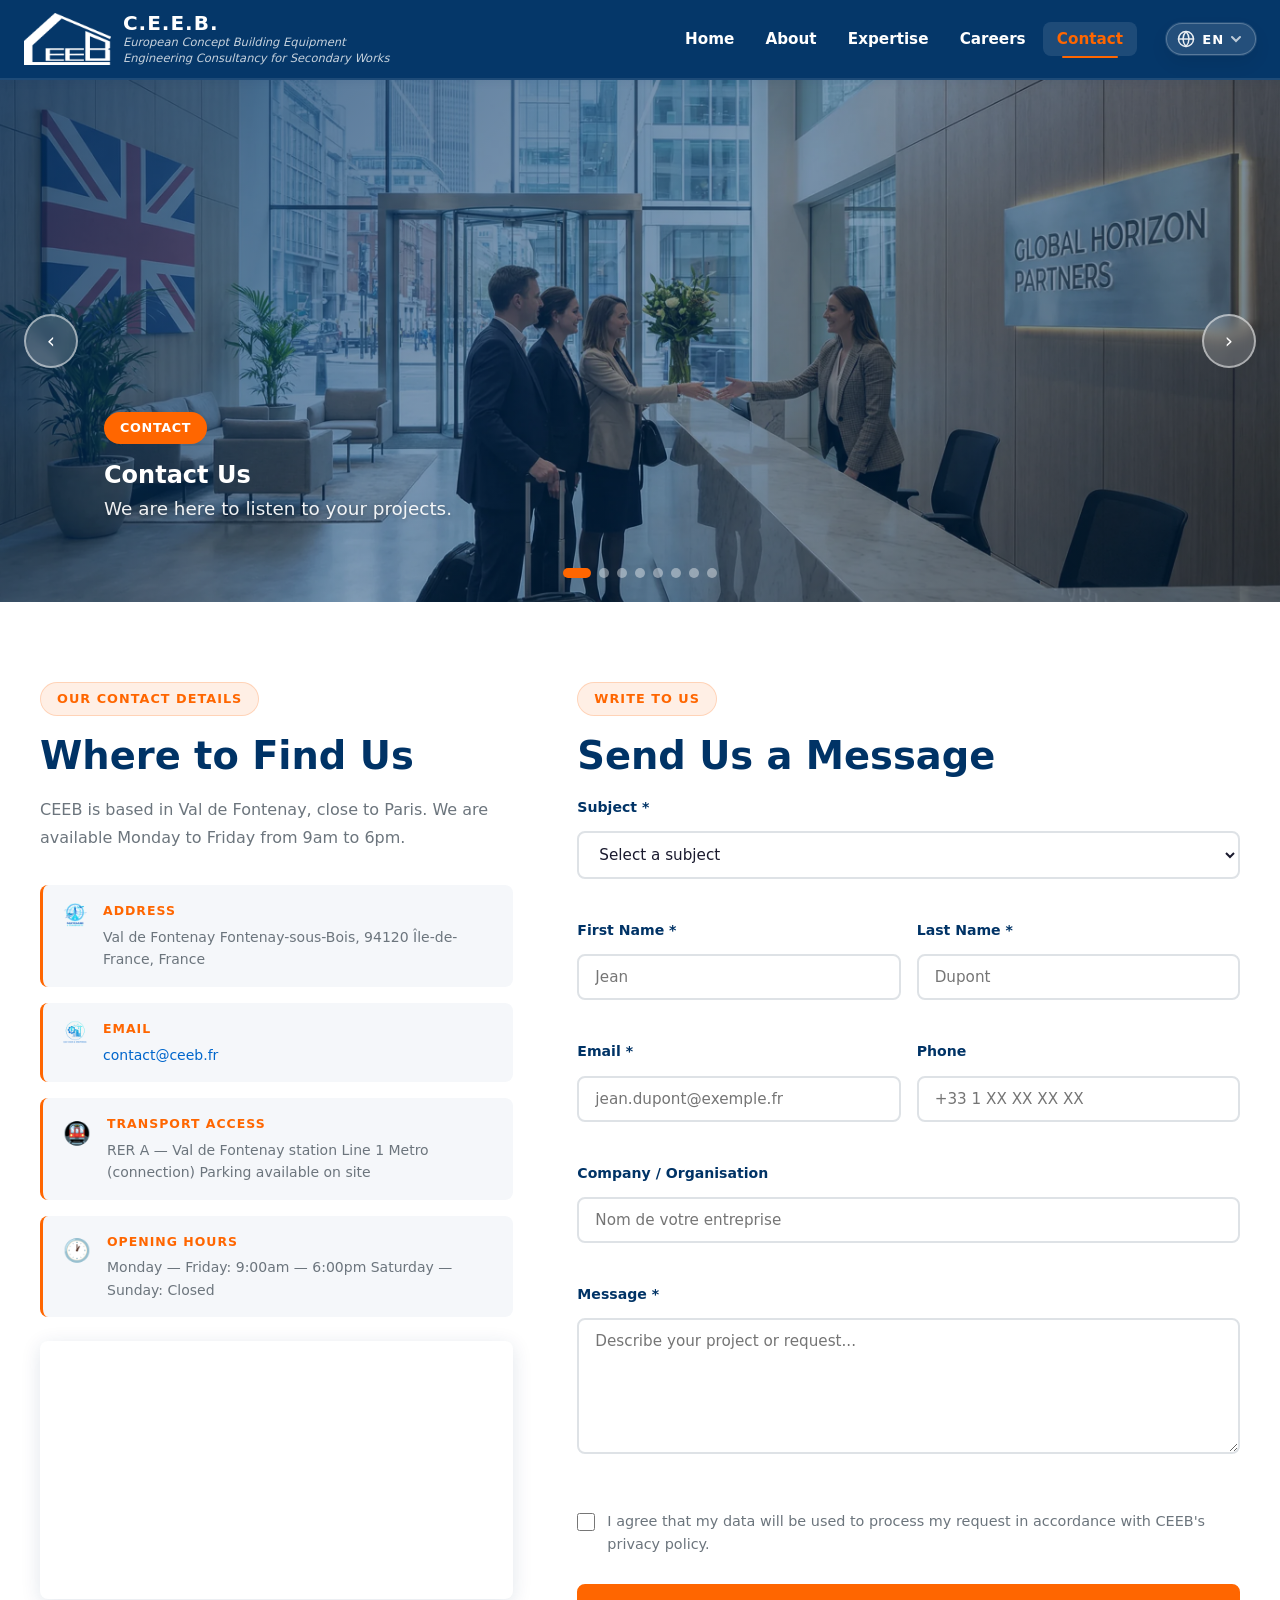
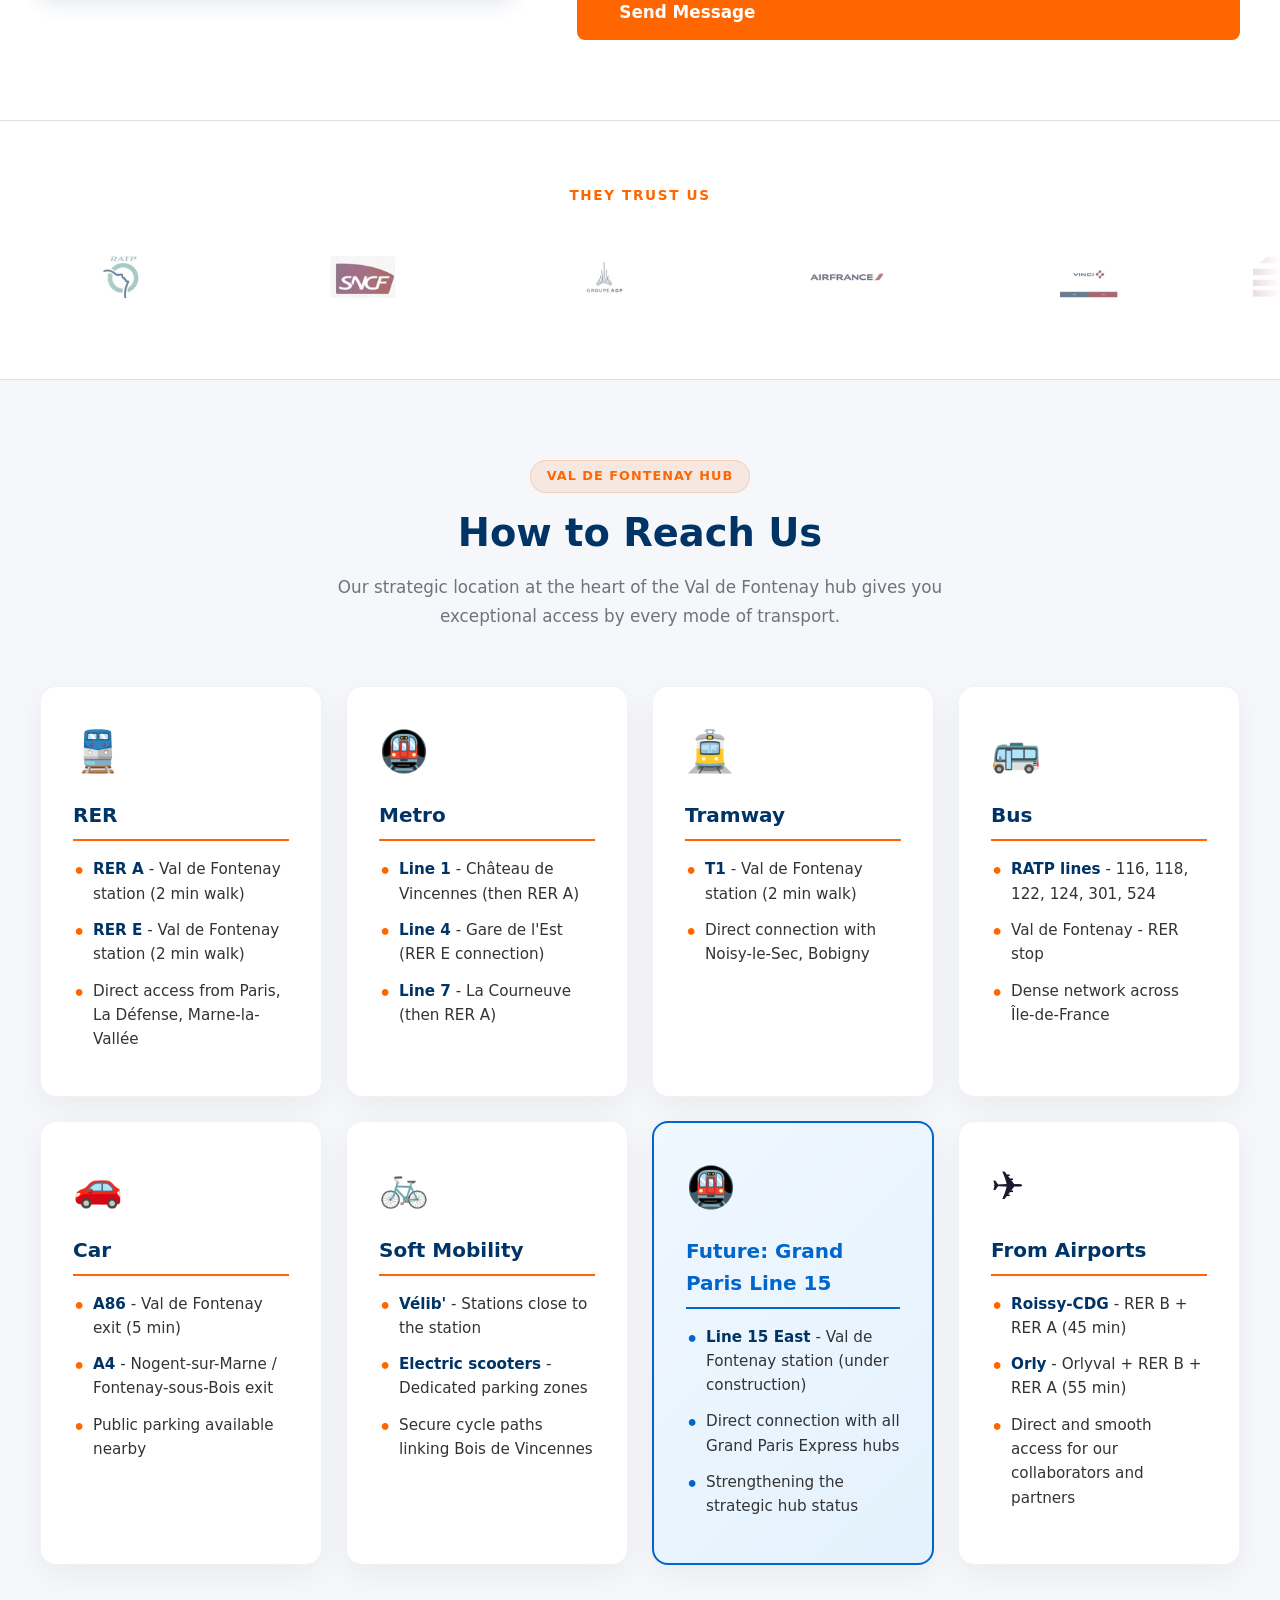
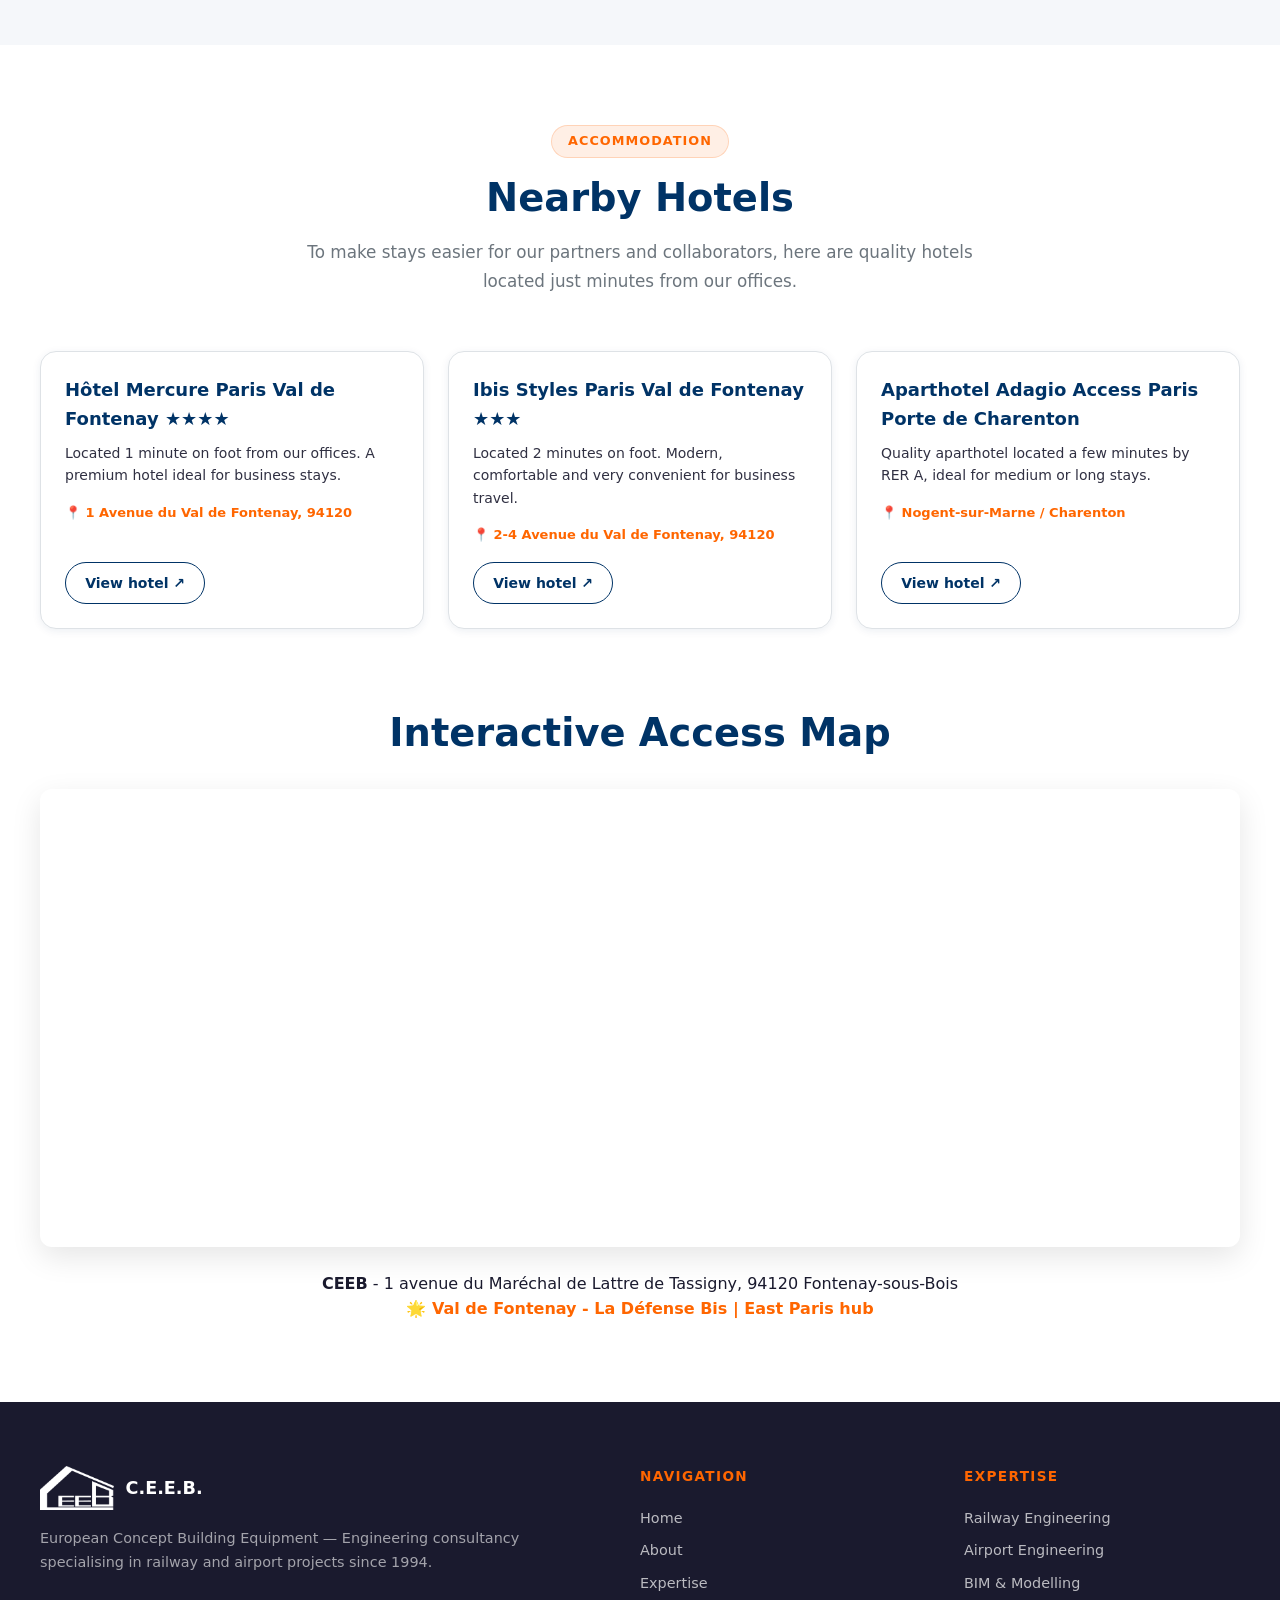
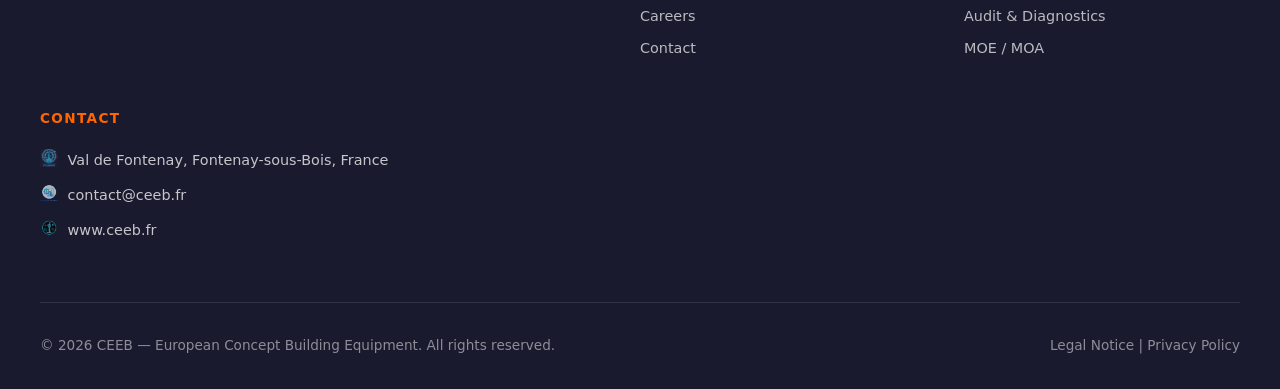
<file: contact/index.html>
<!DOCTYPE html>
<html lang="fr" dir="ltr">
<head>
  <!-- ============================================================
       SEO — META TAGS & OPEN GRAPH
       ============================================================ -->
  <meta charset="UTF-8">
  <meta name="viewport" content="width=device-width, initial-scale=1.0">
  <title data-i18n="pageTitle.contact">Contact — C.E.E.B. | Bureau d'Études d'Ingénierie Val de Fontenay</title>
  <meta name="description" content="Contactez C.E.E.B. à Val de Fontenay. Bureau d'études d'ingénierie Second Œuvre spécialisé en ferroviaire et aéroportuaire. Devis, partenariats, recrutement.">
  <meta name="robots" content="index, follow">
  <link rel="canonical" href="https://www.ceeb.fr/contact/">

  <!-- Open Graph -->
  <meta property="og:type" content="website">
  <meta property="og:url" content="https://www.ceeb.fr/contact/">
  <meta property="og:title" content="Contact C.E.E.B. — Val de Fontenay">
  <meta property="og:description" content="Contactez notre bureau d'études d'ingénierie à Val de Fontenay. Devis, partenariats, recrutement.">
  <meta property="og:image" content="https://www.ceeb.fr/images/og-image.jpg">
  <meta property="og:locale" content="fr_FR">

  <!-- Hreflang -->
  <link rel="alternate" hreflang="fr" href="https://www.ceeb.fr/contact/?lang=fr">
  <link rel="alternate" hreflang="en" href="https://www.ceeb.fr/contact/?lang=en">
  <link rel="alternate" hreflang="pl" href="https://www.ceeb.fr/contact/?lang=pl">
  <link rel="alternate" hreflang="tr" href="https://www.ceeb.fr/contact/?lang=tr">
  <link rel="alternate" hreflang="x-default" href="https://www.ceeb.fr/contact/">

  <!-- Schema.org LocalBusiness -->
  <script type="application/ld+json">
  {
    "@context": "https://schema.org",
    "@type": "LocalBusiness",
    "name": "C.E.E.B.",
    "legalName": "Concept Européen Équipement Bâtiment",
    "url": "https://www.ceeb.fr/",
    "logo": "https://www.ceeb.fr/images/ceeb-sigle.webp",
    "description": "Bureau d'études d'ingénierie Second Œuvre spécialisé en ferroviaire et aéroportuaire.",
    "address": {
      "@type": "PostalAddress",
      "streetAddress": "Val de Fontenay",
      "addressLocality": "Fontenay-sous-Bois",
      "postalCode": "94120",
      "addressCountry": "FR"
    },
    "email": "contact@ceeb.fr",
    "sameAs": ["https://www.ceeb.fr"]
  }
  </script>

  <!-- ============================================================
       STYLES
       ============================================================ -->
  <link rel="stylesheet" href="../css/styles.css?v=20261006c">

  <!-- ============================================================
       FAVICONS
       ============================================================ -->
  <link rel="icon" type="image/x-icon" href="../favicon.ico">
  <link rel="icon" type="image/png" sizes="32x32" href="../favicon-32x32.png">
  <link rel="icon" type="image/png" sizes="192x192" href="../favicon-192x192.png">
  <link rel="apple-touch-icon" sizes="180x180" href="../apple-touch-icon.png">
</head>

<body data-page="contact" data-languages="fr,en">

  <!-- ============================================================
       NAVIGATION — HEADER FIXE
       ============================================================ -->
  <header class="header" role="banner">
    <nav class="nav-container" aria-label="Navigation principale">
      <a href="../index.html" class="nav-logo" aria-label="C.E.E.B. — Accueil">
        <img src="../images/logo/ceeb_logo_blanc.png" alt="Logo C.E.E.B." width="44" height="44">
        <div class="nav-logo-text">
          <span class="nav-logo-name">C.E.E.B.</span>
          <span class="nav-logo-tagline" data-i18n="nav.logoTagline">
            Concept Européen Équipement Bâtiment<br>Bureau d'Études d'ingénierie Second Œuvre
          </span>
        </div>
      </a>
      <ul class="nav-menu" role="list">
        <li><a href="../index.html" class="nav-link" data-i18n="nav.home">Accueil</a></li>
        <li><a href="../about/index.html" class="nav-link" data-i18n="nav.about">À Propos</a></li>
        <li><a href="../expertise/index.html" class="nav-link" data-i18n="nav.expertise">Expertise</a></li>
        <li><a href="../recruitment/index.html" class="nav-link" data-i18n="nav.recruitment">Carrières</a></li>
        <li><a href="../contact/index.html" class="nav-link active" data-i18n="nav.contact">Contact</a></li>
                <li class="nav-lang" role="group" aria-label="Sélection de la langue">
          <!-- Sélecteur globe — généré par lang-globe.js -->
        </li>
      </ul>
      <button class="nav-hamburger" aria-label="Menu" aria-expanded="false">
        <span></span><span></span><span></span>
      </button>
    </nav>
  </header>

  <!-- ============================================================
       HERO CAROUSEL — PAGE CONTACT
       ============================================================ -->
  <section class="hero-carousel" aria-label="Carousel Contact C.E.E.B." id="heroCarousel">
    <div class="carousel-track" role="list">

      <!--Slide 1-->
      <div class="carousel-slide" role="listitem">
        <img src="../carousel/contact/fr/1.webp"
             alt="Contact CEEB - Bureau d&#x27;études Paris" loading="eager" fetchpriority="high">
        <div class="carousel-overlay"></div>
        <div class="carousel-caption">
          <span class="caption-badge" data-i18n="contactPage.hero.badge">Contact</span>
          <h1 data-i18n="contactPage.hero.title">Contactez-Nous</h1>
          <p data-i18n="contactPage.hero.subtitle">Nous sommes à l'écoute de vos projets.</p>
        </div>
      </div>

    <!-- slide 2 -->
      <div class="carousel-slide" role="listitem">
        <img src="../carousel/contact/fr/2.webp"
             alt="Val-de-Fontenay - Accès RER A E Tram T1" loading="lazy">
        <div class="carousel-overlay"></div>
        <div class="carousel-caption">
          <span class="caption-badge" data-i18n="contactPage.hero.badge2">Val de Fontenay</span>
          <h2 data-i18n="contactPage.hero.title2">Val de Fontenay</h2>
          <p data-i18n="contactPage.hero.subtitle2">Pôle de l'Est parisien, un accès exceptionnel.</p>
        </div>
      </div>
      <!-- Slide 3 -->
      <div class="carousel-slide" role="listitem">
        <img src="../carousel/contact/fr/3.webp"
             alt="Proximité transport - Hub Est parisien" loading="lazy">
        <div class="carousel-overlay"></div>
        <div class="carousel-caption">
          <span class="caption-badge" data-i18n="contactPage.hero.badge3">Transports</span>
          <h2 data-i18n="contactPage.hero.title3">Transports à Proximité</h2>
          <p data-i18n="contactPage.hero.subtitle3">RER A, RER E et tramway T1 à 2 minutes.</p>
        </div>
      </div>

      <!-- Slide 4 -->
      <div class="carousel-slide" role="listitem">
        <img src="../carousel/contact/fr/4.webp"
             alt="Environnement professionnel - Quartier affaires" loading="lazy">
        <div class="carousel-overlay"></div>
        <div class="carousel-caption">
          <span class="caption-badge" data-i18n="contactPage.hero.badge4">Quartier d'Affaires</span>
          <h2 data-i18n="contactPage.hero.title4">Un Environnement Professionnel</h2>
          <p data-i18n="contactPage.hero.subtitle4">Un quartier d'affaires dynamique et moderne.</p>
        </div>
      </div>

      <!-- Slide 5 -->
      <div class="carousel-slide" role="listitem">
        <img src="../carousel/contact/fr/5.webp"
             alt="Accès facile - Paris La Défense aéroports" loading="lazy">
        <div class="carousel-overlay"></div>
        <div class="carousel-caption">
          <span class="caption-badge" data-i18n="contactPage.hero.badge5">Accès</span>
          <h2 data-i18n="contactPage.hero.title5">Un Accès Facile</h2>
          <p data-i18n="contactPage.hero.subtitle5">Depuis Paris, La Défense et les aéroports.</p>
        </div>
      </div>

      <!-- Slide 6 -->
      <div class="carousel-slide" role="listitem">
        <img src="../carousel/contact/fr/6.webp"
             alt="Infrastructure complète - Hôtels restaurants commerces" loading="lazy">
        <div class="carousel-overlay"></div>
        <div class="carousel-caption">
          <span class="caption-badge" data-i18n="contactPage.hero.badge6">Services</span>
          <h2 data-i18n="contactPage.hero.title6">Tous les Services à Proximité</h2>
          <p data-i18n="contactPage.hero.subtitle6">Hôtels, restaurants et centre commercial à proximité.</p>
        </div>
      </div>

      <!-- Slide 7 -->
      <div class="carousel-slide" role="listitem">
        <img src="../carousel/contact/fr/7.webp"
             alt="Nos locaux" loading="lazy">
        <div class="carousel-overlay"></div>
        <div class="carousel-caption">
          <span class="caption-badge" data-i18n="contactPage.hero.badge7">Nos Locaux</span>
          <h2 data-i18n="contactPage.hero.title7">Nos Locaux</h2>
          <p data-i18n="contactPage.hero.subtitle7">1 avenue du Maréchal de Lattre de Tassigny.</p>
        </div>
      </div>

      <!-- Slide 8 -->
      <div class="carousel-slide" role="listitem">
        <img src="../carousel/contact/fr/8.webp"
             alt="Parking" loading="lazy">
        <div class="carousel-overlay"></div>
        <div class="carousel-caption">
          <span class="caption-badge" data-i18n="contactPage.hero.badge8">Parking</span>
          <h2 data-i18n="contactPage.hero.title8">Parking Disponible</h2>
          <p data-i18n="contactPage.hero.subtitle8">Un stationnement facile pour vos visites.</p>
        </div>
      </div>
<!--End of Slides-->

    </div>


    <button class="carousel-btn prev" aria-label="Slide précédent">&#8249;</button>
    <button class="carousel-btn next" aria-label="Slide suivant">&#8250;</button>
    <div class="carousel-indicators">
      <button class="carousel-dot active"></button>
      <button class="carousel-dot"></button>
      <button class="carousel-dot"></button>
      <button class="carousel-dot"></button>
      <button class="carousel-dot"></button>
      <button class="carousel-dot"></button>
      <button class="carousel-dot"></button>
      <button class="carousel-dot"></button>
    </div>
  </section>

  <!-- ============================================================
       SECTION CONTACT PRINCIPALE — FORMULAIRE + INFOS
       ============================================================ -->
  <section class="contact-section" id="contact-main" aria-labelledby="contactTitle">
    <div class="container">
      <div class="contact-layout">

        <!-- Colonne gauche : Informations de contact -->
        <div class="contact-info-col">
          <span class="section-badge" data-i18n="contactPage.info.badge">Nos Coordonnées</span>
          <h2 id="contactTitle" class="section-title" data-i18n="contactPage.info.title">Où Nous Trouver</h2>
          <p class="contact-intro-text"
             data-i18n="contactPage.info.intro">
            C.E.E.B. est basé à Val de Fontenay, à proximité immédiate de Paris. Nous sommes disponibles du lundi au vendredi de 9h à 18h.
          </p>

          <div class="contact-info-cards">
            <!-- Adresse -->
            <div class="contact-info-card">
              <div class="contact-info-icon"><img src="../images/icons/icon-index-01.png" alt="" width="24" height="24" loading="lazy"></div>
              <div>
                <h3 class="contact-info-label" data-i18n="contactPage.info.addressLabel">Adresse</h3>
                <p class="contact-info-value" data-i18n="contactPage.info.address">
                  Val de Fontenay<br>
                  Fontenay-sous-Bois, 94120<br>
                  Île-de-France, France
                </p>
              </div>
            </div>

            <!-- Email -->
            <div class="contact-info-card">
              <div class="contact-info-icon"><img src="../images/icons/icon-index-02.png" alt="" width="24" height="24" loading="lazy"></div>
              <div>
                <h3 class="contact-info-label" data-i18n="contactPage.info.emailLabel">Email</h3>
                <p class="contact-info-value">
                  <a href="mailto:contact@ceeb.fr" class="contact-link">contact@ceeb.fr</a>
                </p>
              </div>
            </div>

            <!-- Accès -->
            <div class="contact-info-card">
              <div class="contact-info-icon">🚇</div>
              <div>
                <h3 class="contact-info-label" data-i18n="contactPage.info.accessLabel">Accès Transport</h3>
                <p class="contact-info-value" data-i18n="contactPage.info.access">
                  RER A — Station Val de Fontenay<br>
                  Ligne 1 du Métro (correspondance)<br>
                  Parking disponible sur place
                </p>
              </div>
            </div>

            <!-- Horaires -->
            <div class="contact-info-card">
              <div class="contact-info-icon">🕐</div>
              <div>
                <h3 class="contact-info-label" data-i18n="contactPage.info.hoursLabel">Horaires</h3>
                <p class="contact-info-value" data-i18n="contactPage.info.hours">
                  Lundi — Vendredi : 9h00 — 18h00<br>
                  Samedi — Dimanche : Fermé
                </p>
              </div>
            </div>
          </div>

          <!-- Carte Google Maps intégrée -->
          <div class="contact-map" aria-label="Carte de localisation C.E.E.B.">
            <iframe class="map-frame"
              src="https://www.google.com/maps/embed?pb=!1m18!1m12!1m3!1d2624.9914406081475!2d2.4799999!3d48.8500001!2m3!1f0!2f0!3f0!3m2!1i1024!2i768!4f13.1!3m3!1m2!1s0x47e60d3c6b5aaaab%3A0x40b82c3688b2aa0!2sVal%20de%20Fontenay!5e0!3m2!1sfr!2sfr!4v1700000000000!5m2!1sfr!2sfr"
              width="100%" height="250"
              allowfullscreen="" loading="lazy" referrerpolicy="no-referrer-when-downgrade"
              title="Localisation C.E.E.B. — Val de Fontenay">
            </iframe>
          </div>
        </div>

        <!-- Colonne droite : Formulaire de contact -->
        <div class="contact-form-col">
          <span class="section-badge" data-i18n="contactPage.form.badge">Écrivez-Nous</span>
          <h2 class="section-title" data-i18n="contactPage.form.title">Envoyez-Nous un Message</h2>

          <form id="contactForm" class="contact-form" novalidate
                aria-label="Formulaire de contact C.E.E.B.">

            <!-- Sujet (pré-rempli si URL param) -->
            <div class="form-group">
              <label for="subject" class="form-label" data-i18n="contactPage.form.subjectLabel">Objet *</label>
              <select id="subject" name="subject" class="form-select" required
                      aria-required="true">
                <option value="" data-i18n="contactPage.form.subjectDefault">Sélectionnez un objet</option>
                <option value="devis" data-i18n="contactPage.form.subject1">Demande de devis</option>
                <option value="partnership" data-i18n="contactPage.form.subject2">Partenariat</option>
                <option value="recruitment" data-i18n="contactPage.form.subject3">Candidature / Recrutement</option>
                <option value="spontaneous" data-i18n="contactPage.form.subject4">Candidature spontanée</option>
                <option value="info" data-i18n="contactPage.form.subject5">Renseignements</option>
                <option value="other" data-i18n="contactPage.form.subject6">Autre</option>
              </select>
            </div>

            <!-- Nom + Prénom -->
            <div class="form-row">
              <div class="form-group">
                <label for="firstName" class="form-label" data-i18n="contactPage.form.firstNameLabel">Prénom *</label>
                <input type="text" id="firstName" name="firstName" class="form-input"
                       placeholder="Jean" required aria-required="true" autocomplete="given-name">
              </div>
              <div class="form-group">
                <label for="lastName" class="form-label" data-i18n="contactPage.form.lastNameLabel">Nom *</label>
                <input type="text" id="lastName" name="lastName" class="form-input"
                       placeholder="Dupont" required aria-required="true" autocomplete="family-name">
              </div>
            </div>

            <!-- Email + Téléphone -->
            <div class="form-row">
              <div class="form-group">
                <label for="email" class="form-label" data-i18n="contactPage.form.emailLabel">Email *</label>
                <input type="email" id="email" name="email" class="form-input"
                       placeholder="jean.dupont@exemple.fr" required aria-required="true" autocomplete="email">
              </div>
              <div class="form-group">
                <label for="phone" class="form-label" data-i18n="contactPage.form.phoneLabel">Téléphone</label>
                <input type="tel" id="phone" name="phone" class="form-input"
                       placeholder="+33 1 XX XX XX XX" autocomplete="tel">
              </div>
            </div>

            <!-- Entreprise -->
            <div class="form-group">
              <label for="company" class="form-label" data-i18n="contactPage.form.companyLabel">Entreprise / Organisation</label>
              <input type="text" id="company" name="company" class="form-input"
                     placeholder="Nom de votre entreprise" autocomplete="organization">
            </div>

            <!-- Message -->
            <div class="form-group">
              <label for="message" class="form-label" data-i18n="contactPage.form.messageLabel">Message *</label>
              <textarea id="message" name="message" class="form-textarea" rows="6"
                        data-i18n-placeholder="contactPage.form.messagePlaceholder"
                        placeholder="Décrivez votre projet ou votre demande..."
                        required aria-required="true"></textarea>
            </div>


            <!-- RGPD -->
            <div class="rgpd-consent">
              <input type="checkbox" id="rgpd" name="rgpd" class="rgpd-consent-checkbox" required aria-required="true">
              <label for="rgpd" class="rgpd-consent-label" data-i18n="contactPage.form.rgpd">
                J'accepte que mes données soient utilisées pour traiter ma demande conformément à la politique de confidentialité de C.E.E.B..
              </label>
            </div>

            <!-- Bouton d'envoi -->
            <button type="submit" class="btn btn-primary btn-lg form-submit-btn"
                    data-i18n="contactPage.form.submitBtn">
              Envoyer le Message
            </button>

            <!-- Message de confirmation -->
            <div id="formSuccess" class="form-success" role="alert" aria-live="polite">
              <span>✅</span>
              <span data-i18n="contactPage.form.successMsg">Votre message a bien été envoyé. Nous vous répondrons dans les plus brefs délais.</span>
            </div>
            <div id="formError" class="form-error" role="alert" aria-live="polite">
              <span>❌</span>
              <span data-i18n="contactPage.form.errorMsg">Une erreur s'est produite. Veuillez réessayer ou nous contacter directement par email.</span>
            </div>
          </form>
        </div>
      </div>
    </div>
  </section>

  <!-- ============================================================
       SECTION PARTENAIRES — MARQUEE
       ============================================================ -->
  <section class="partners-section" aria-label="Nos partenaires et clients">
    <p class="partners-title" data-i18n="partners.title">Ils nous font confiance</p>
    <div class="partners-track" aria-hidden="true">
      <ul class="partners-list">
        <li><img src="../images/partners/logo-ratp.webp" alt="RATP" class="partner-logo"></li>
        <li><img src="../images/partners/logo-sncf.webp" alt="SNCF" class="partner-logo"></li>
        <li><img src="../images/partners/logo-adp.webp" alt="Aéroports de Paris" class="partner-logo"></li>
        <li><img src="../images/partners/logo-air-france.webp" alt="Air France" class="partner-logo"></li>
        <li><img src="../images/partners/logo-vinci.webp" alt="Vinci" class="partner-logo"></li>
        <li><img src="../images/partners/logo-eiffage-energie.webp" alt="Eiffage Énergie" class="partner-logo"></li>
        <li><img src="../images/partners/logo-fayat.webp" alt="Fayat" class="partner-logo"></li>
        <li><img src="../images/partners/logo-oger.webp" alt="OGER" class="partner-logo"></li>
        <li><img src="../images/partners/logo-sofre-in.webp" alt="SOFRE-IN" class="partner-logo"></li>
        <li><img src="../images/partners/logo-alta.webp" alt="ALTA" class="partner-logo"></li>
        <li><img src="../images/partners/logo-crealis.webp" alt="Créalis" class="partner-logo"></li>
        <li><img src="../images/partners/logo-ingenica.webp" alt="Ingenica" class="partner-logo"></li>
        <li><img src="../images/partners/logo-vulcain.webp" alt="Vulcain" class="partner-logo"></li>
        <li><img src="../images/partners/logo-fondasol.webp" alt="Fondasol" class="partner-logo"></li>
        <li><img src="../images/partners/logo-ministere-ecologie.webp" alt="Ministère Écologie" class="partner-logo"></li>
        <li><img src="../images/partners/logo-ministere-justice.webp" alt="Ministère Justice" class="partner-logo"></li>
      </ul>
      <ul class="partners-list" aria-hidden="true">
        <li><img src="../images/partners/logo-ratp.webp" alt="" class="partner-logo"></li>
        <li><img src="../images/partners/logo-sncf.webp" alt="" class="partner-logo"></li>
        <li><img src="../images/partners/logo-adp.webp" alt="" class="partner-logo"></li>
        <li><img src="../images/partners/logo-air-france.webp" alt="" class="partner-logo"></li>
        <li><img src="../images/partners/logo-vinci.webp" alt="" class="partner-logo"></li>
        <li><img src="../images/partners/logo-eiffage-energie.webp" alt="" class="partner-logo"></li>
        <li><img src="../images/partners/logo-fayat.webp" alt="" class="partner-logo"></li>
        <li><img src="../images/partners/logo-oger.webp" alt="" class="partner-logo"></li>
        <li><img src="../images/partners/logo-sofre-in.webp" alt="" class="partner-logo"></li>
        <li><img src="../images/partners/logo-alta.webp" alt="" class="partner-logo"></li>
        <li><img src="../images/partners/logo-crealis.webp" alt="" class="partner-logo"></li>
        <li><img src="../images/partners/logo-ingenica.webp" alt="" class="partner-logo"></li>
        <li><img src="../images/partners/logo-vulcain.webp" alt="" class="partner-logo"></li>
        <li><img src="../images/partners/logo-fondasol.webp" alt="" class="partner-logo"></li>
        <li><img src="../images/partners/logo-ministere-ecologie.webp" alt="" class="partner-logo"></li>
        <li><img src="../images/partners/logo-ministere-justice.webp" alt="" class="partner-logo"></li>
      </ul>
    </div>
  </section>

  <!-- ============================================================
       SECTION COMMENT NOUS REJOINDRE (ACCÈS)
       ============================================================ -->
  <section class="access-section">
    <div class="container">
      <div class="text-center section-head section-head--loose">
        <span class="section-badge" data-i18n="contactPage.access.badge">HUB Val de Fontenay</span>
        <h2 class="section-title" data-i18n="contactPage.access.title">🚇 Comment Nous Rejoindre</h2>
        <p class="section-subtitle" data-i18n="contactPage.access.subtitle">Notre localisation stratégique au cœur du HUB de Val de Fontenay vous offre un accès exceptionnel par tous les moyens de transport.</p>
      </div>
      <div class="access-grid">
        <div class="access-card">
          <div class="access-icon">🚆</div>
          <h3 data-i18n="contactPage.access.cards.rer.title">RER</h3>
          <ul>
            <li data-i18n="contactPage.access.cards.rer.line1"><strong>RER A</strong> - Station Val de Fontenay (2 min à pied)</li>
            <li data-i18n="contactPage.access.cards.rer.line2"><strong>RER E</strong> - Station Val de Fontenay (2 min à pied)</li>
            <li data-i18n="contactPage.access.cards.rer.line3">Accès direct depuis Paris, La Défense, Marne-la-Vallée</li>
          </ul>
        </div>
        <div class="access-card">
          <div class="access-icon">🚇</div>
          <h3 data-i18n="contactPage.access.cards.metro.title">Métro</h3>
          <ul>
            <li data-i18n="contactPage.access.cards.metro.line1"><strong>Ligne 1</strong> - Château de Vincennes (puis RER A)</li>
            <li data-i18n="contactPage.access.cards.metro.line2"><strong>Ligne 4</strong> - Gare de l'Est (correspondance RER E)</li>
            <li data-i18n="contactPage.access.cards.metro.line3"><strong>Ligne 7</strong> - La Courneuve (puis RER A)</li>
          </ul>
        </div>
        <div class="access-card">
          <div class="access-icon">🚊</div>
          <h3 data-i18n="contactPage.access.cards.tramway.title">Tramway</h3>
          <ul>
            <li data-i18n="contactPage.access.cards.tramway.line1"><strong>T1</strong> - Station Val de Fontenay (2 min à pied)</li>
            <li data-i18n="contactPage.access.cards.tramway.line2">Connexion directe avec Noisy-le-Sec, Bobigny</li>
          </ul>
        </div>
        <div class="access-card">
          <div class="access-icon">🚌</div>
          <h3 data-i18n="contactPage.access.cards.bus.title">Bus</h3>
          <ul>
            <li data-i18n="contactPage.access.cards.bus.line1"><strong>Lignes RATP</strong> - 116, 118, 122, 124, 301, 524</li>
            <li data-i18n="contactPage.access.cards.bus.line2">Arrêt Val de Fontenay - RER</li>
            <li data-i18n="contactPage.access.cards.bus.line3">Réseau dense vers toute l'Île-de-France</li>
          </ul>
        </div>
        <div class="access-card">
          <div class="access-icon">🚗</div>
          <h3 data-i18n="contactPage.access.cards.car.title">Voiture</h3>
          <ul>
            <li data-i18n="contactPage.access.cards.car.line1"><strong>A86</strong> - Sortie Val de Fontenay (5 min)</li>
            <li data-i18n="contactPage.access.cards.car.line2"><strong>A4</strong> - Sortie Nogent-sur-Marne / Fontenay-sous-Bois</li>
            <li data-i18n="contactPage.access.cards.car.line3">Parking public disponible à proximité immédiate</li>
          </ul>
        </div>
        <div class="access-card">
          <div class="access-icon">🚲</div>
          <h3 data-i18n="contactPage.access.cards.softMobility.title">Mobilité Douce</h3>
          <ul>
            <li data-i18n="contactPage.access.cards.softMobility.line1"><strong>Vélib'</strong> - Stations à proximité de la gare</li>
            <li data-i18n="contactPage.access.cards.softMobility.line2"><strong>Trottinettes électriques</strong> - Zones de stationnement dédiées</li>
            <li data-i18n="contactPage.access.cards.softMobility.line3">Pistes cyclables sécurisées reliant le Bois de Vincennes</li>
          </ul>
        </div>
        <div class="access-card future-transport">
          <div class="access-icon">🚇</div>
          <h3 data-i18n="contactPage.access.cards.future.title">Futur : Ligne 15 du Grand Paris</h3>
          <ul>
            <li data-i18n="contactPage.access.cards.future.line1"><strong>Ligne 15 Est</strong> - Station Val de Fontenay (en cours)</li>
            <li data-i18n="contactPage.access.cards.future.line2">Connexion directe avec tous les pôles du Grand Paris Express</li>
            <li data-i18n="contactPage.access.cards.future.line3">Renforcement du statut de HUB stratégique</li>
          </ul>
        </div>
        <div class="access-card">
          <div class="access-icon">✈️</div>
          <h3 data-i18n="contactPage.access.cards.airports.title">Depuis les Aéroports</h3>
          <ul>
            <li data-i18n="contactPage.access.cards.airports.line1"><strong>Roissy-CDG</strong> - RER B + RER A (45 min)</li>
            <li data-i18n="contactPage.access.cards.airports.line2"><strong>Orly</strong> - Orlyval + RER B + RER A (55 min)</li>
            <li data-i18n="contactPage.access.cards.airports.line3">Accès direct et fluide pour nos collaborateurs et partenaires</li>
          </ul>
        </div>
      </div>
    </div>
  </section>

  <!-- ============================================================
       SECTION HÔTELS À PROXIMITÉ
       ============================================================ -->
  <section class="section contact-section" id="hotels-section">
    <div class="container">
      <div class="text-center section-head section-head--loose">
        <span class="section-badge" data-i18n="contactPage.hotels.badge">Hébergement</span>
        <h2 class="section-title" data-i18n="contactPage.hotels.title">🏨 Hôtels à Proximité</h2>
        <p class="section-subtitle" data-i18n="contactPage.hotels.subtitle">Pour faciliter le séjour de nos partenaires et collaborateurs, voici les établissements hôteliers de qualité situés à proximité immédiate de nos bureaux.</p>
      </div>
      <div class="cards-grid cards-grid-3">
        <div class="card hotel-card">
          <div class="hotel-card-body">
            <h3 class="hotel-card-title" data-i18n="contactPage.hotels.card1.title">Hôtel Mercure Paris Val de Fontenay ★★★★</h3>
            <p class="hotel-card-desc" data-i18n="contactPage.hotels.card1.desc">Situé à 1 minute à pied de nos bureaux. Établissement haut de gamme idéal pour les séjours professionnels.</p>
            <p class="hotel-card-distance">📍 1 Avenue du Val de Fontenay, 94120</p>
            <a class="hotel-card-link" href="https://www.google.com/maps/search/?api=1&amp;query=H%C3%B4tel+Mercure+Paris+Val+de+Fontenay" target="_blank" rel="noopener noreferrer" data-i18n="contactPage.hotels.viewHotel">Voir l'hôtel</a>
          </div>
        </div>
        <div class="card hotel-card">
          <div class="hotel-card-body">
            <h3 class="hotel-card-title" data-i18n="contactPage.hotels.card2.title">Ibis Styles Paris Val de Fontenay ★★★</h3>
            <p class="hotel-card-desc" data-i18n="contactPage.hotels.card2.desc">Situé à 2 minutes à pied. Design moderne, confortable et très pratique pour les déplacements d'affaires.</p>
            <p class="hotel-card-distance">📍 2-4 Avenue du Val de Fontenay, 94120</p>
            <a class="hotel-card-link" href="https://www.google.com/maps/search/?api=1&amp;query=Ibis+Styles+Paris+Val+de+Fontenay" target="_blank" rel="noopener noreferrer" data-i18n="contactPage.hotels.viewHotel">Voir l'hôtel</a>
          </div>
        </div>
        <div class="card hotel-card">
          <div class="hotel-card-body">
            <h3 class="hotel-card-title" data-i18n="contactPage.hotels.card3.title">Aparthotel Adagio Access Paris Porte de Charenton</h3>
            <p class="hotel-card-desc" data-i18n="contactPage.hotels.card3.desc">Résidence hôtelière de qualité située à quelques minutes en RER A, idéale pour les séjours de moyenne ou longue durée.</p>
            <p class="hotel-card-distance">📍 Nogent-sur-Marne / Charenton</p>
            <a class="hotel-card-link" href="https://www.google.com/maps/search/?api=1&amp;query=Aparthotel+Adagio+Access+Paris+Porte+de+Charenton" target="_blank" rel="noopener noreferrer" data-i18n="contactPage.hotels.viewHotel">Voir l'hôtel</a>
          </div>
        </div>
      </div>
    </div>
  </section>

  <!-- ============================================================
       SECTION PLAN D'ACCÈS (CARTE GOOGLE MAPS LARGE)
       ============================================================ -->
  <section class="map-section">
    <div class="container">
      <div class="text-center section-head section-head--compact">
        <h2 class="section-title" data-i18n="contactPage.map.title">📍 Plan d'Accès Interactif</h2>
      </div>
      <div class="map-container">
        <iframe class="map-frame" 
            src="https://www.google.com/maps/embed?pb=!1m18!1m12!1m3!1d2625.8!2d2.4556!3d48.8536!2m3!1f0!2f0!3f0!3m2!1i1024!2i768!4f13.1!3m3!1m2!1s0x0%3A0x0!2zNDjCsDUxJzEzLjAiTiAywrAyNyczMjAuMiJF!5e0!3m2!1sfr!2sfr!4v1234567890"
            width="100%" 
            height="450" 
            
            allowfullscreen="" 
            loading="lazy" 
            referrerpolicy="no-referrer-when-downgrade"
            title="Plan d'accès interactif C.E.E.B.">
        </iframe>
      </div>
      <p class="map-address" data-i18n="contactPage.map.address">
        <strong>C.E.E.B.</strong> - 1 avenue du Maréchal de Lattre de Tassigny, 94120 Fontenay-sous-Bois<br>
        <span class="map-address-highlight">🌟 Val de Fontenay - La Défense Bis | HUB du Pôle Est de Paris</span>
      </p>
    </div>
  </section>

  <!-- ============================================================
       FOOTER
       ============================================================ -->
  <footer class="footer" role="contentinfo">
    <div class="footer-grid">
      <div>
        <div class="footer-logo">
          <img src="../images/logo/ceeb_logo_blanc.png" alt="Logo C.E.E.B." width="44" height="44">
          <span class="footer-logo-text">C.E.E.B.</span>
        </div>
        <p class="footer-tagline" data-i18n="footer.tagline">
          Concept Européen Équipement Bâtiment — Bureau d'études d'ingénierie Second Œuvre depuis 1994.
        </p>
      </div>
      <div>
        <h3 class="footer-col-title" data-i18n="footer.navTitle">Navigation</h3>
        <nav class="footer-links">
          <a href="../index.html" data-i18n="nav.home">Accueil</a>
          <a href="../about/index.html" data-i18n="nav.about">À Propos</a>
          <a href="../expertise/index.html" data-i18n="nav.expertise">Expertise</a>
          <a href="../recruitment/index.html" data-i18n="nav.recruitment">Carrières</a>
          <a href="../contact/index.html" data-i18n="nav.contact">Contact</a>
        </nav>
      </div>
      <div>
        <h3 class="footer-col-title" data-i18n="footer.expertiseTitle">Expertises</h3>
        <div class="footer-links">
          <a href="../expertise/index.html" data-i18n="footer.exp1">Ingénierie Ferroviaire</a>
          <a href="../expertise/index.html" data-i18n="footer.exp2">Ingénierie Aéroportuaire</a>
          <a href="../expertise/index.html" data-i18n="footer.exp3">BIM & Modélisation</a>
          <a href="../expertise/index.html" data-i18n="footer.exp4">Audit & Diagnostic</a>
          <a href="../expertise/index.html" data-i18n="footer.exp5">MOE / MOA</a>
        </div>
      </div>
      <div>
        <h3 class="footer-col-title" data-i18n="footer.contactTitle">Contact</h3>
        <div class="footer-contact-item"><img class="footer-contact-icon" src="../images/icons/icon-index-01.png" alt="" width="18" height="18"><span data-i18n="footer.address">Val de Fontenay, France</span></div>
        <div class="footer-contact-item"><img class="footer-contact-icon" src="../images/icons/icon-index-02.png" alt="" width="18" height="18"><a href="mailto:contact@ceeb.fr">contact@ceeb.fr</a></div>
        <div class="footer-contact-item"><img class="footer-contact-icon" src="../images/icons/icon-index-03.png" alt="" width="18" height="18"><a href="https://www.ceeb.fr" target="_blank" rel="noopener">www.ceeb.fr</a></div>
      </div>
    </div>
    <div class="footer-bottom">
      <p data-i18n="footer.copyright">© 2026 C.E.E.B. — Concept Européen Équipement Bâtiment. Tous droits réservés.</p>
      <p data-i18n="footer.legal">Mentions légales | Politique de confidentialité</p>
    </div>
  </footer>

  <!-- ============================================================
       SCROLL TO TOP
       ============================================================ -->
  <button class="scroll-top" aria-label="Retour en haut de page">↑</button>

  <!-- ============================================================
       SCRIPTS
       ============================================================ -->
  <script src="../js/app.js?v=20261006c" defer></script>
  <script src="../js/lang-globe.js?v=20261006c" defer></script>
</body>
</html>
</file>
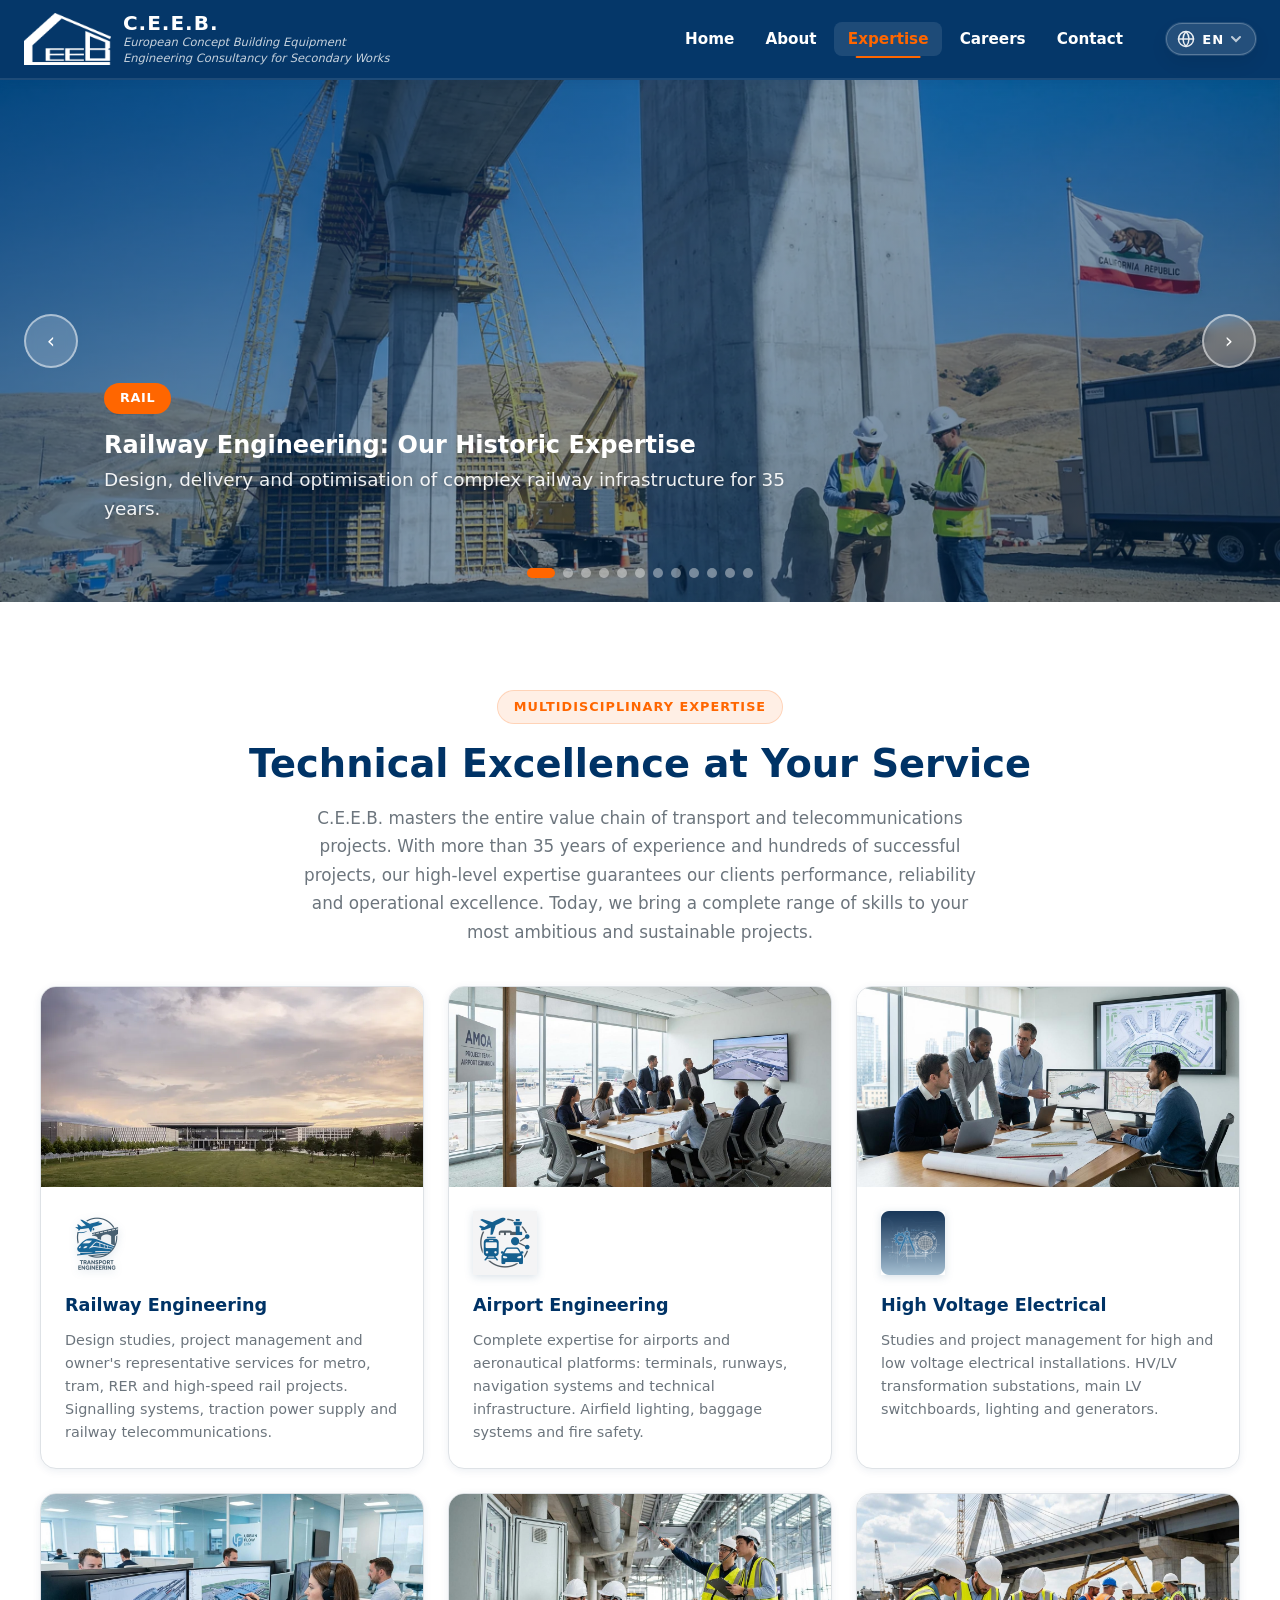
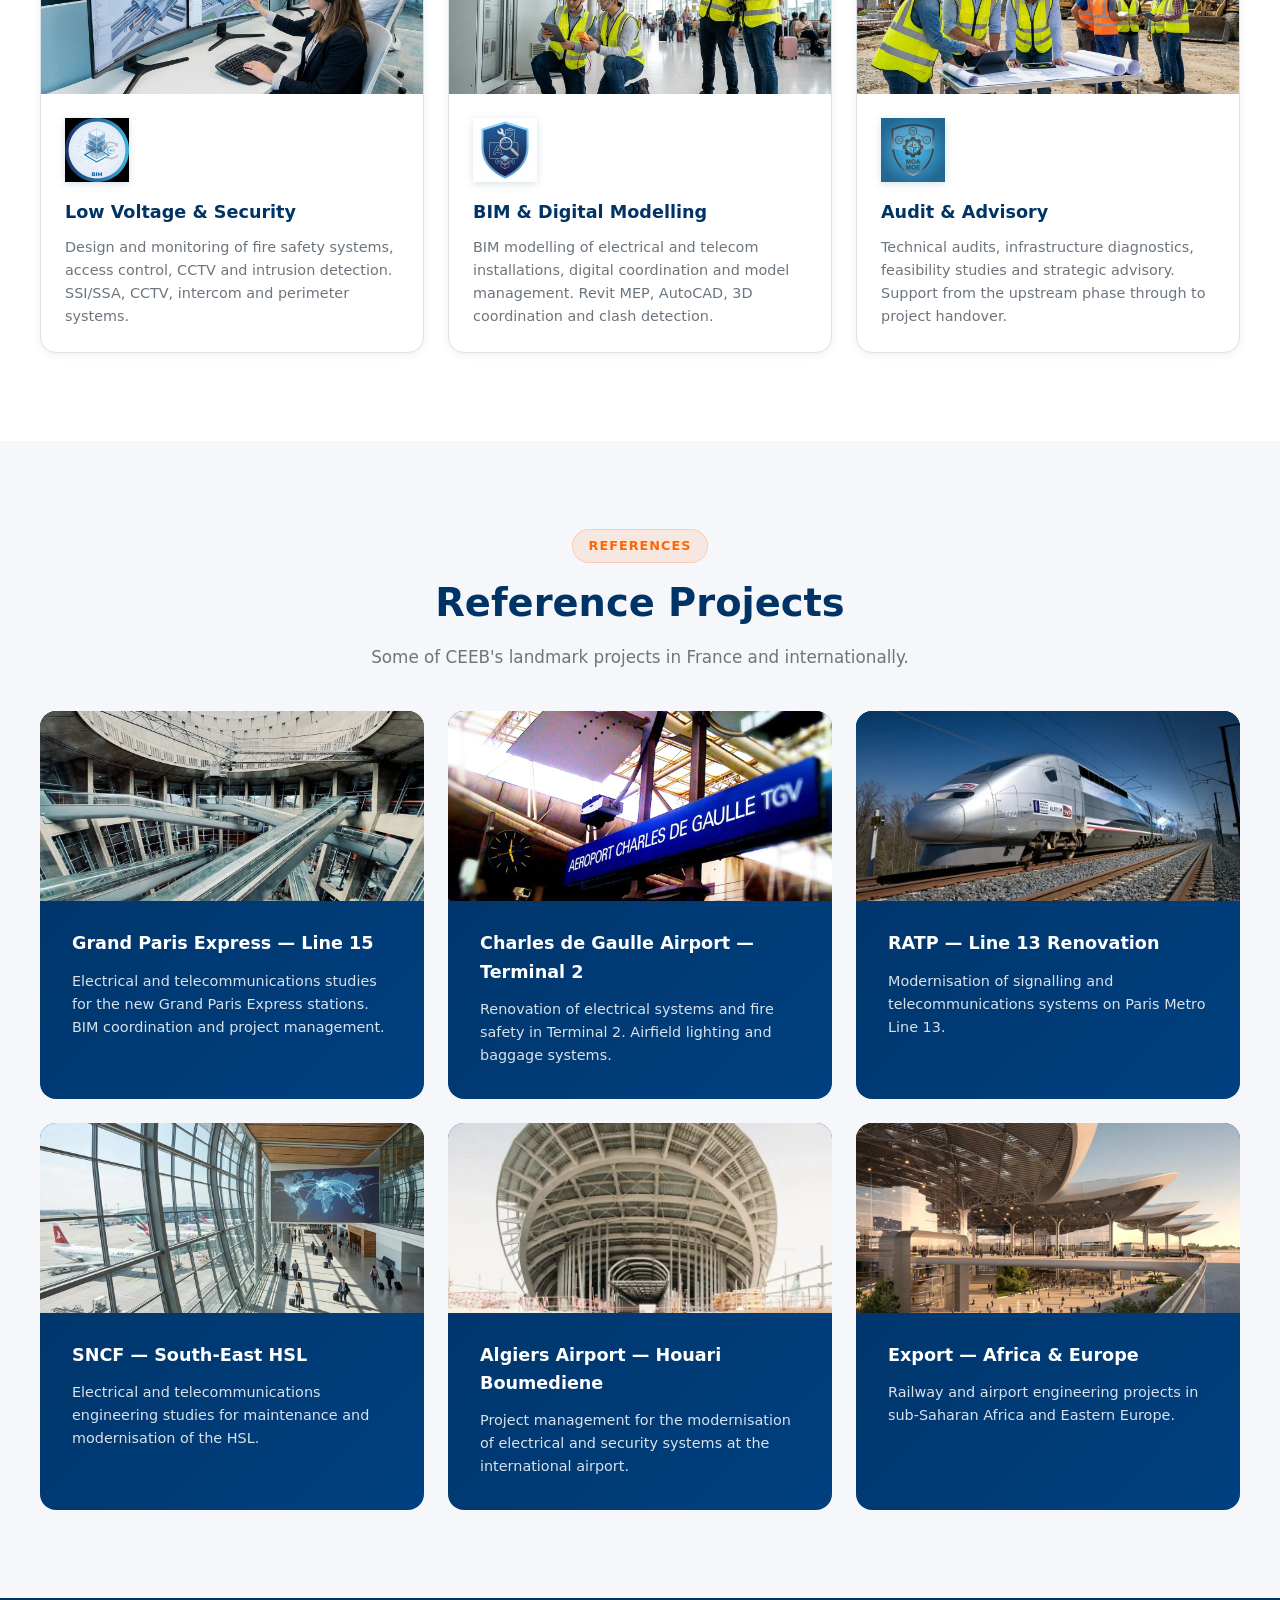
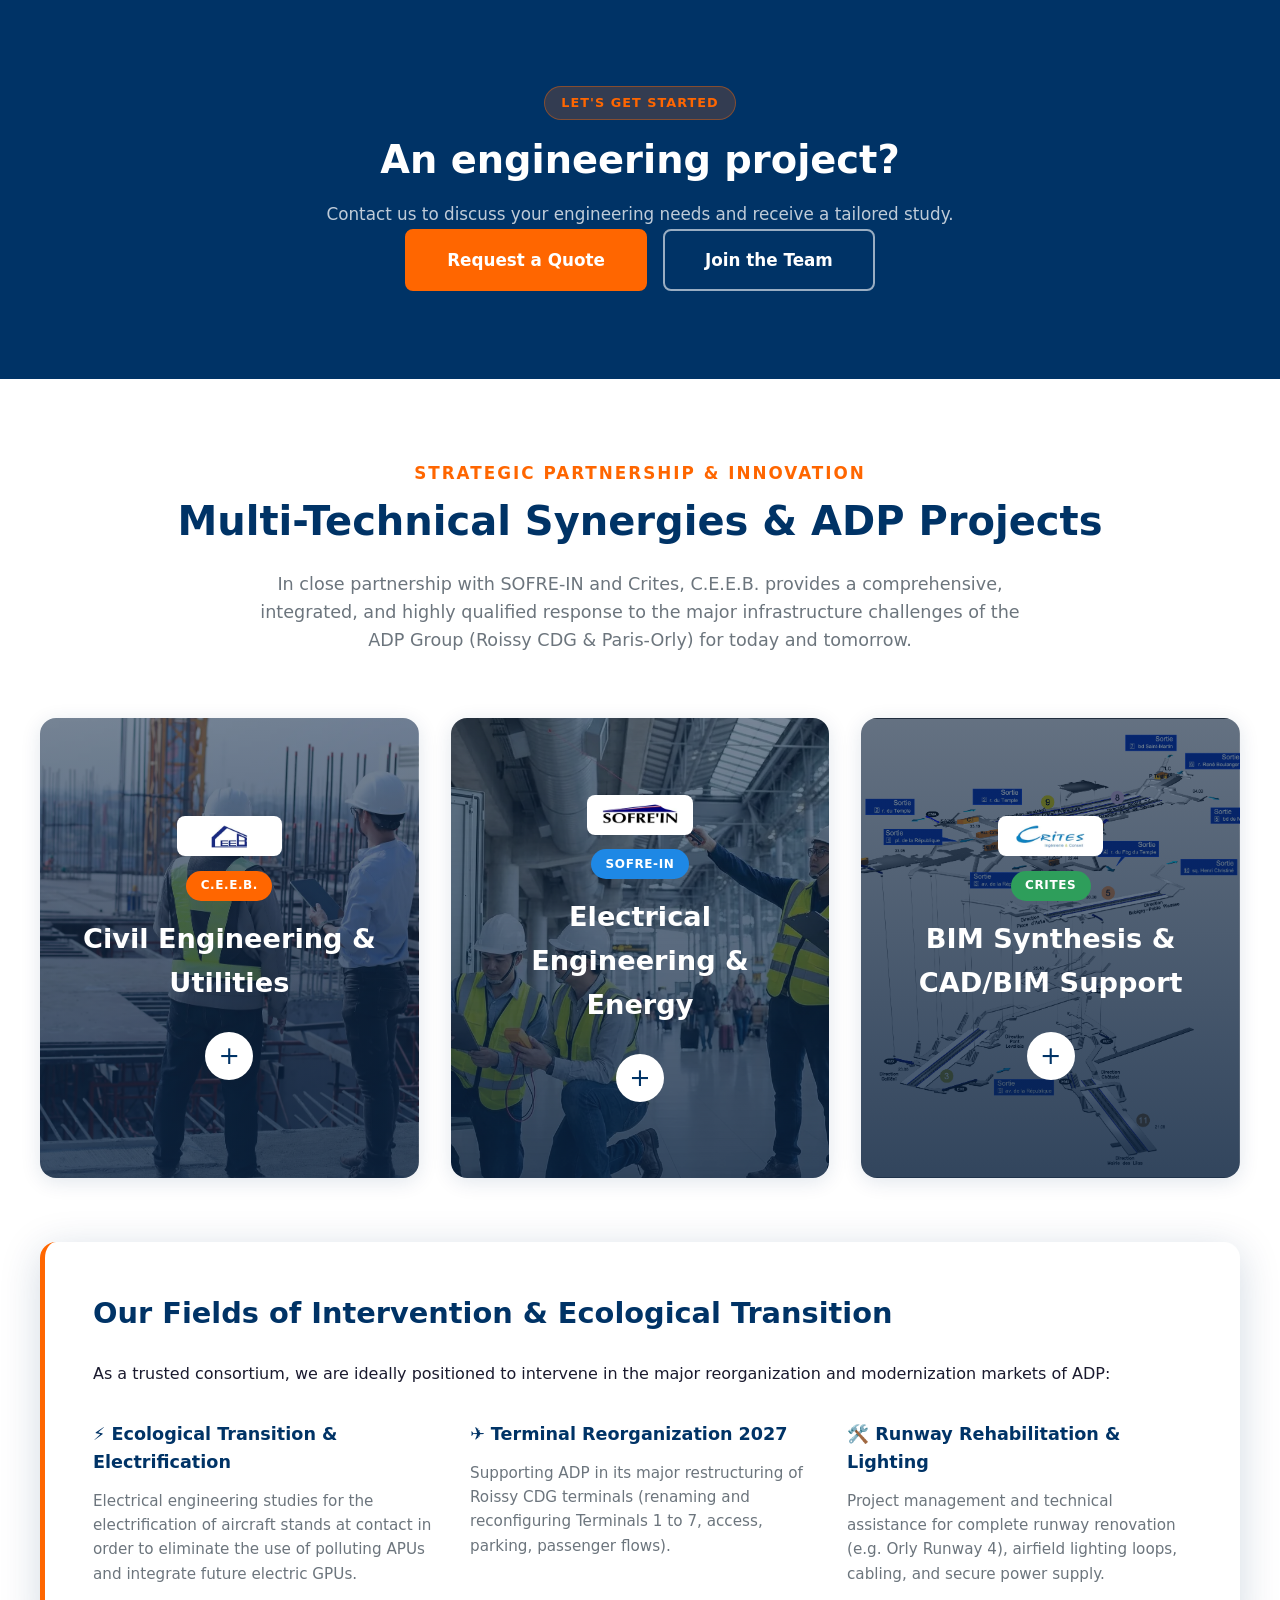
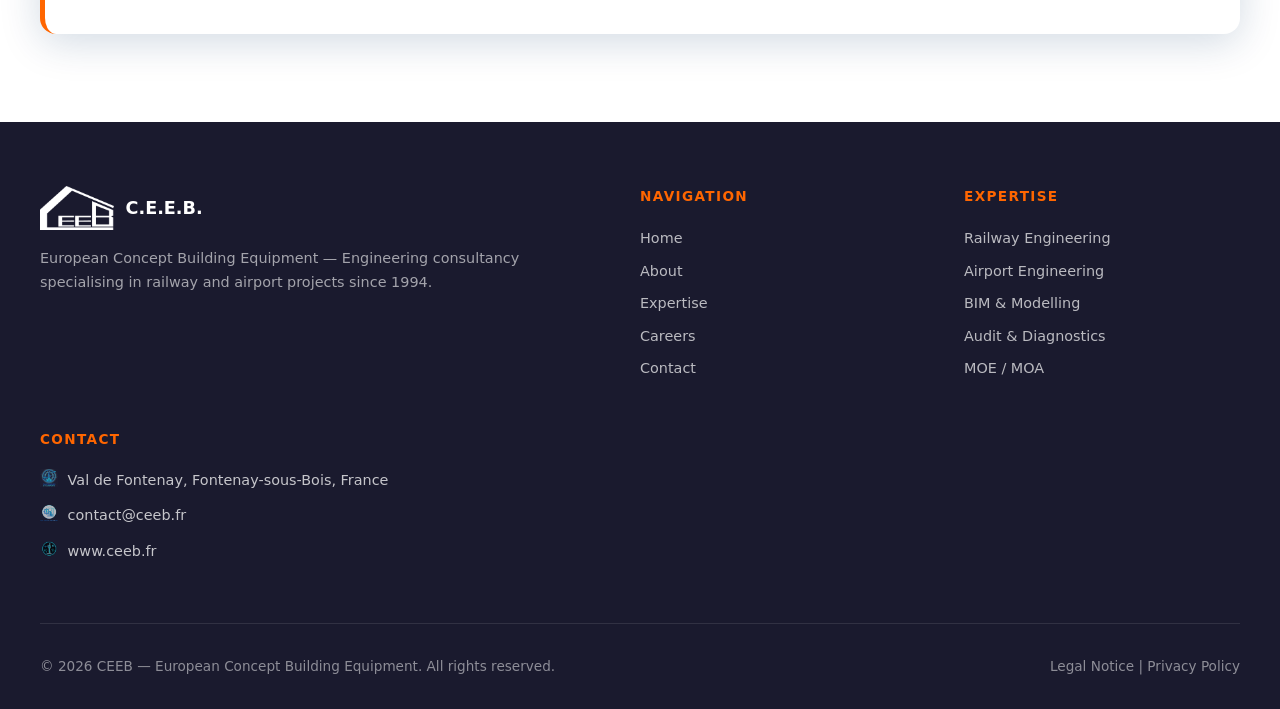
<file: expertise/index.html>
<!DOCTYPE html>
<html lang="fr" dir="ltr">
<head>
  <!-- ============================================================
       SEO — META TAGS & OPEN GRAPH
       ============================================================ -->
  <meta charset="UTF-8">
  <meta name="viewport" content="width=device-width, initial-scale=1.0">
  <title data-i18n="pageTitle.expertise">Expertise — C.E.E.B. | Ingénierie Ferroviaire & Aéroportuaire</title>
  <meta name="description" content="C.E.E.B. : expertise complète en ingénierie Second Œuvre — ferroviaire (RATP, SNCF), aéroportuaire (ADP), BIM, audit, MOE/MOA. 30 ans d'expérience, 500+ projets.">
  <meta name="robots" content="index, follow">
  <link rel="canonical" href="https://www.ceeb.fr/sid/expertise/">

  <!-- Open Graph -->
  <meta property="og:type" content="website">
  <meta property="og:url" content="https://www.ceeb.fr/sid/expertise/">
  <meta property="og:title" content="Expertise C.E.E.B. — Ingénierie Ferroviaire & Aéroportuaire">
  <meta property="og:description" content="Ingénierie ferroviaire, aéroportuaire, BIM, audit et MOE/MOA. 30 ans d'expertise.">
  <meta property="og:image" content="https://www.ceeb.fr/sid/images/og-image.jpg">
  <meta property="og:locale" content="fr_FR">

  <!-- Hreflang -->
  <link rel="alternate" hreflang="fr" href="https://www.ceeb.fr/expertise/?lang=fr">
  <link rel="alternate" hreflang="en" href="https://www.ceeb.fr/expertise/?lang=en">
  <link rel="alternate" hreflang="pl" href="https://www.ceeb.fr/expertise/?lang=pl">
  <link rel="alternate" hreflang="tr" href="https://www.ceeb.fr/expertise/?lang=tr">
  <link rel="alternate" hreflang="x-default" href="https://www.ceeb.fr/expertise/">

  <!-- ============================================================
       STYLES
       ============================================================ -->
  <link rel="stylesheet" href="../css/styles.css?v=20261006c">

  <!-- ============================================================
       FAVICONS
       ============================================================ -->
  <link rel="icon" type="image/x-icon" href="../favicon.ico">
  <link rel="icon" type="image/png" sizes="32x32" href="../favicon-32x32.png">
  <link rel="icon" type="image/png" sizes="192x192" href="../favicon-192x192.png">
  <link rel="apple-touch-icon" sizes="180x180" href="../apple-touch-icon.png">
</head>

<body data-page="expertise">

  <!-- ============================================================
       NAVIGATION — HEADER FIXE
       ============================================================ -->
  <header class="header" role="banner">
    <nav class="nav-container" aria-label="Navigation principale">
      <a href="../index.html" class="nav-logo" aria-label="C.E.E.B. — Accueil">
        <img src="../images/logo/ceeb_logo_blanc.png" alt="Logo C.E.E.B." width="44" height="44">
        <div class="nav-logo-text">
          <span class="nav-logo-name">C.E.E.B.</span>
          <span class="nav-logo-tagline" data-i18n="nav.logoTagline">
            Concept Européen Équipement Bâtiment — Bureau d'Études d'ingénierie Second Œuvre
          </span>
        </div>
      </a>
      <ul class="nav-menu" role="list">
        <li><a href="../index.html" class="nav-link" data-i18n="nav.home">Accueil</a></li>
        <li><a href="../about/index.html" class="nav-link" data-i18n="nav.about">À Propos</a></li>
        <li><a href="../expertise/index.html" class="nav-link active" data-i18n="nav.expertise">Expertise</a></li>
        <li><a href="../recruitment/index.html" class="nav-link" data-i18n="nav.recruitment">Carrières</a></li>
        <li><a href="../contact/index.html" class="nav-link" data-i18n="nav.contact">Contact</a></li>
                <li class="nav-lang" role="group" aria-label="Sélection de la langue">
          <!-- Sélecteur globe — généré par lang-globe.js -->
        </li>
      </ul>
      <button class="nav-hamburger" aria-label="Menu" aria-expanded="false">
        <span></span><span></span><span></span>
      </button>
    </nav>
  </header>

  <!-- ============================================================
       HERO CAROUSEL — PAGE EXPERTISE
       ============================================================ -->
  <section class="hero-carousel" aria-label="Carousel Expertise C.E.E.B." id="heroCarousel">
    <div class="carousel-track" role="list">
      <div class="carousel-slide" role="listitem">
        <img src="../carousel/expertise/fr/1.webp"
             alt="Expertise ingénierie - Études techniques ferroviaire" loading="eager" fetchpriority="high">
        <div class="carousel-overlay"></div>
        <div class="carousel-caption">
          <span class="caption-badge" data-i18n="expertisePage.hero.badge">Ferroviaire</span>
          <h1 data-i18n="expertisePage.hero.title">Ingénierie Ferroviaire : Notre Expertise Historique</h1>
          <p data-i18n="expertisePage.hero.subtitle">Conception, réalisation et optimisation d'infrastructures ferroviaires complexes depuis 35 ans.</p>
        </div>
      </div>
      <div class="carousel-slide" role="listitem">
        <img src="../carousel/expertise/fr/2.webp"
             alt="Maîtrise d&#x27;œuvre - Gestion projets complexes" loading="lazy">
        <div class="carousel-overlay"></div>
        <div class="carousel-caption">
          <span class="caption-badge" data-i18n="expertisePage.hero.badge2">Aéroportuaire</span>
          <h2 data-i18n="expertisePage.hero.title2">Ingénierie Aéroportuaire : Solutions Complètes</h2>
          <p data-i18n="expertisePage.hero.subtitle2">Expertise intégrée pour tous les domaines aéroportuaires : terminaux, pistes, systèmes de gestion.</p>
        </div>
      </div>
      <!-- slide 3 -->
      <div class="carousel-slide" role="listitem">
        <img src="../carousel/expertise/fr/3.webp"
             alt="BIM et modélisation 3D - Technologies avancées" loading="lazy">
        <div class="carousel-overlay"></div>
        <div class="carousel-caption">
          <span class="caption-badge" data-i18n="expertisePage.hero.badge3">Télécommunications</span>
          <h2 data-i18n="expertisePage.hero.title3">Télécommunications &amp; Signalisation Ferroviaire</h2>
          <p data-i18n="expertisePage.hero.subtitle3">Systèmes critiques GSM-R, TETRA, 5G et signalétique intelligente pour la mobilité moderne.</p>
        </div>
      </div>
      <!-- Slide 4 -->

      <div class="carousel-slide" role="listitem">
        <img src="../carousel/expertise/fr/4.webp"
             alt="Télécommunications ferroviaires - GSM-R TETRA 5G" loading="lazy">
        <div class="carousel-overlay"></div>
        <div class="carousel-caption">
          <span class="caption-badge" data-i18n="expertisePage.hero.badge4">Électricité &amp; Énergie</span>
          <h2 data-i18n="expertisePage.hero.title4">Électricité &amp; Énergie : Solutions Durables</h2>
          <p data-i18n="expertisePage.hero.subtitle4">Systèmes électriques performants, énergies renouvelables et efficacité énergétique pour les transports.</p>
        </div>
      </div>

      <!-- slide 5 -->
      <div class="carousel-slide" role="listitem">
        <img src="../carousel/expertise/fr/5.webp" alt="Pilotage de projets - Management et coordination" loading="lazy">
        <div class="carousel-overlay"></div>
        <div class="carousel-caption">
          <span class="caption-badge" data-i18n="expertisePage.hero.badge5">Bâtiments Intelligents</span>
          <h2 data-i18n="expertisePage.hero.title5">Bâtiments &amp; Environnements Intelligents</h2>
          <p data-i18n="expertisePage.hero.subtitle5">Architecture connectée, systèmes automatisés et gestion intelligente des espaces pour les transports.</p>
        </div>
      </div>

      <!--Slide 6-->
      <div class="carousel-slide" role="listitem">
        <img src="../carousel/expertise/fr/6.webp" alt="Audit et contrôle - Certification et qualité" loading="lazy">
        <div class="carousel-overlay"></div>
        <div class="carousel-caption">
          <span class="caption-badge" data-i18n="expertisePage.hero.badge6">Sécurité &amp; Conformité</span>
          <h2 data-i18n="expertisePage.hero.title6">Contrôle, Sécurité &amp; Conformité</h2>
          <p data-i18n="expertisePage.hero.subtitle6">Systèmes de surveillance avancés, audit qualité et certification pour la sécurité opérationnelle.</p>
        </div>
      </div>
<!--Slide 7-->
      <div class="carousel-slide" role="listitem">
        <img src="../carousel/expertise/fr/7.webp" alt="Expertise Multidisciplinaire" loading="lazy">
        <div class="carousel-overlay"></div>
        <div class="carousel-caption">
          <span class="caption-badge" data-i18n="expertisePage.hero.badge7">BIM</span>
          <h2 data-i18n="expertisePage.hero.title7">BIM &amp; Modélisation 3D : Transformation Numérique</h2>
          <p data-i18n="expertisePage.hero.subtitle7">Modélisation 4D/5D, collaboration intégrée et optimisation des projets par le numérique.</p>
        </div>
      </div>

      <!--Slide 8-->
      <div class="carousel-slide" role="listitem">
        <img src="../carousel/expertise/fr/8.webp" alt="BIM &amp; Numérique" loading="lazy">
        <div class="carousel-overlay"></div>
        <div class="carousel-caption">
          <span class="caption-badge" data-i18n="expertisePage.hero.badge8">MOE</span>
          <h2 data-i18n="expertisePage.hero.title8">Maîtrise d'Œuvre (MOE) : Pilotage Technique</h2>
          <p data-i18n="expertisePage.hero.subtitle8">Supervision complète de la réalisation : coordination, contrôle qualité et respect des délais.</p>
        </div>
      </div>
<!--Slide 9-->
      <div class="carousel-slide" role="listitem">
        <img src="../carousel/expertise/fr/9.webp" alt="Expertise Multidisciplinaire" loading="lazy">
        <div class="carousel-overlay"></div>
        <div class="carousel-caption">
          <span class="caption-badge" data-i18n="expertisePage.hero.badge9">MOA</span>
          <h2 data-i18n="expertisePage.hero.title9">Maîtrise d'Ouvrage (MOA) : Accompagnement Stratégique</h2>
          <p data-i18n="expertisePage.hero.subtitle9">Assistance complète du maître d'ouvrage : stratégie, programmation, suivi et réception des travaux.</p>
        </div>
      </div>

<!--Slide 10-->
      <div class="carousel-slide" role="listitem">
        <img src="../carousel/expertise/fr/10.webp" alt="Expertise Multidisciplinaire" loading="lazy">
        <div class="carousel-overlay"></div>
        <div class="carousel-caption">
          <span class="caption-badge" data-i18n="expertisePage.hero.badge10">Risques &amp; Arbitrage</span>
          <h2 data-i18n="expertisePage.hero.title10">Gestion des Risques &amp; Arbitrage</h2>
          <p data-i18n="expertisePage.hero.subtitle10">Identification, analyse et mitigation des risques contractuels ; expertise en arbitrage FIDIC.</p>
        </div>
      </div>

      <!--Slide 11-->
      <div class="carousel-slide" role="listitem">
        <img src="../carousel/expertise/fr/11.webp" alt="Expertise Multidisciplinaire" loading="lazy">
        <div class="carousel-overlay"></div>
        <div class="carousel-caption">
          <span class="caption-badge" data-i18n="expertisePage.hero.badge11">Médiation</span>
          <h2 data-i18n="expertisePage.hero.title11">Médiation &amp; Résolution de Litiges</h2>
          <p data-i18n="expertisePage.hero.subtitle11">Approches alternatives constructives : médiation, conciliation et résolution amiable des différends.</p>
        </div>
      </div>

      <!--Slide 12-->
      <div class="carousel-slide" role="listitem">
        <img src="../carousel/expertise/fr/12.webp" alt="Expertise Multidisciplinaire" loading="lazy">
        <div class="carousel-overlay"></div>
        <div class="carousel-caption">
          <span class="caption-badge" data-i18n="expertisePage.hero.badge12">BIM</span>
          <h2 data-i18n="expertisePage.hero.title12">Innovation Numérique</h2>
          <p data-i18n="expertisePage.hero.subtitle12">Maquettes BIM, jumeaux numériques et coordination multi-disciplines.
          </p>
        </div>
      </div>

      <!--End of Slides-->

    </div>

    <button class="carousel-btn prev" aria-label="Slide précédent">&#8249;</button>
    <button class="carousel-btn next" aria-label="Slide suivant">&#8250;</button>

    <div class="carousel-indicators">
      <!-- Indicateurs if 12 slide total 12 indicators -->
        <button class="carousel-dot active"></button>
        <button class="carousel-dot"></button>
        <button class="carousel-dot"></button>
        <button class="carousel-dot"></button>
        <button class="carousel-dot"></button>
        <button class="carousel-dot"></button>
        <button class="carousel-dot"></button>
        <button class="carousel-dot"></button>
        <button class="carousel-dot"></button>
        <button class="carousel-dot"></button>
        <button class="carousel-dot"></button>
        <button class="carousel-dot"></button>
    </div>
  </section>

  <!-- ============================================================
       SECTION DOMAINES D'EXPERTISE
       ============================================================ -->
  <section class="section" id="expertise-domains" aria-labelledby="expertiseTitle">
    <div class="container">
      <div class="text-center section-head section-head--tight">
        <span class="section-badge" data-i18n="expertisePage.domains.badge">Expertise Multidisciplinaire</span>
        <h2 class="section-title" id="expertiseTitle" data-i18n="expertisePage.domains.title">L'Excellence Technique à votre Service</h2>
        <p class="section-subtitle" data-i18n="expertisePage.domains.subtitle">C.E.E.B. maîtrise l'ensemble de la chaîne de valeur des projets de transport et de télécommunications. Forte de plus de 35 ans d'expérience et de centaines de projets menés avec succès, notre expertise de haut niveau garantit à nos clients performance, fiabilité et excellence opérationnelle. Nous mobilisons aujourd'hui une palette de compétences complète au service de vos projets les plus ambitieux et durables.</p>
      </div>

      <div class="cards-grid cards-grid-3">
        <!-- Ferroviaire -->
        <div class="expertise-card">
          <img class="expertise-card-img"
               src="../images/countries/fr/3.webp"
               alt="Ingénierie Ferroviaire" loading="lazy">
          <div class="expertise-card-body">
            <div class="expertise-card-icon"><img src="../images/icons/icon-transports.png" alt="" width="64" height="64" loading="lazy" class="card-icon-img"></div>
            <h3 class="expertise-card-title" data-i18n="expertisePage.card1.title">Ingénierie Ferroviaire</h3>
            <p class="expertise-card-desc" data-i18n="expertisePage.card1.desc">
              Signalisation, télécommunications GSM-R, caténaires, alimentation électrique de traction et systèmes de sécurité pour RATP, SNCF et réseaux métropolitains.
            </p>
          </div>
        </div>

        <!-- Aéroportuaire -->
        <div class="expertise-card">
          <img class="expertise-card-img"
               src="../images/expertise/amoa-aeroportuaire.jpg"
               alt="Ingénierie Aéroportuaire" loading="lazy">
          <div class="expertise-card-body">
            <div class="expertise-card-icon"><img src="../images/icons/icon-mobilite.png" alt="" width="64" height="64" loading="lazy" class="card-icon-img"></div>
            <h3 class="expertise-card-title" data-i18n="expertisePage.card2.title">Ingénierie Aéroportuaire</h3>
            <p class="expertise-card-desc" data-i18n="expertisePage.card2.desc">
              Balisage lumineux, systèmes de tri bagages, sécurité incendie, électricité et courants faibles pour ADP et aéroports régionaux.
            </p>
          </div>
        </div>

        <!-- Électricité -->
        <div class="expertise-card">
          <img class="expertise-card-img"
               src="../images/services/etudes-techniques.jpg"
               alt="Ingénierie Électrique" loading="lazy">
          <div class="expertise-card-body">
            <div class="expertise-card-icon"><img src="../images/icons/icon-etudes.png" alt="" width="64" height="64" loading="lazy" class="card-icon-img"></div>
            <h3 class="expertise-card-title" data-i18n="expertisePage.card3.title">Ingénierie Électrique</h3>
            <p class="expertise-card-desc" data-i18n="expertisePage.card3.desc">
              Courants forts, courants faibles, GTB, SSI, VDI et systèmes de sécurité pour tous types de bâtiments et infrastructures.
            </p>
          </div>
        </div>

        <!-- BIM -->
        <div class="expertise-card">
          <img class="expertise-card-img"
               src="../images/services/bim-modeling.jpg"
               alt="BIM et Modélisation" loading="lazy">
          <div class="expertise-card-body">
            <div class="expertise-card-icon"><img src="../images/icons/icon-bim.png" alt="" width="64" height="64" loading="lazy" class="card-icon-img"></div>
            <h3 class="expertise-card-title" data-i18n="expertisePage.card4.title">BIM & Modélisation 3D/4D</h3>
            <p class="expertise-card-desc" data-i18n="expertisePage.card4.desc">
              Maquettes numériques BIM, jumeaux digitaux, coordination multi-disciplines et gestion du cycle de vie des actifs.
            </p>
          </div>
        </div>

        <!-- Audit -->
        <div class="expertise-card">
          <img class="expertise-card-img"
               src="../images/services/audits-techniques.jpg"
               alt="Audit et Diagnostic" loading="lazy">
          <div class="expertise-card-body">
            <div class="expertise-card-icon"><img src="../images/icons/icon-audit.png" alt="" width="64" height="64" loading="lazy" class="card-icon-img"></div>
            <h3 class="expertise-card-title" data-i18n="expertisePage.card5.title">Audit & Diagnostic</h3>
            <p class="expertise-card-desc" data-i18n="expertisePage.card5.desc">
              Diagnostics techniques, audits de conformité, relevés 2D/3D et aide à la décision pour vos projets de rénovation et de mise aux normes.
            </p>
          </div>
        </div>

        <!-- MOE/MOA -->
        <div class="expertise-card">
          <img class="expertise-card-img"
               src="../images/services/moa-moe.jpg"
               alt="MOE et MOA" loading="lazy">
          <div class="expertise-card-body">
            <div class="expertise-card-icon"><img src="../images/icons/icon-moa-moe.png" alt="" width="64" height="64" loading="lazy" class="card-icon-img"></div>
            <h3 class="expertise-card-title" data-i18n="expertisePage.card6.title">MOE / MOA</h3>
            <p class="expertise-card-desc" data-i18n="expertisePage.card6.desc">
              Maîtrise d'œuvre et assistance à maîtrise d'ouvrage de l'esquisse à la réception, tous corps d'état Second Œuvre.
            </p>
          </div>
        </div>
      </div>
    </div>
  </section>

  <!-- ============================================================
       SECTION PROJETS DE RÉFÉRENCE
       ============================================================ -->
  <section class="section section-alt" id="reference-projects" aria-labelledby="projectsTitle">
    <div class="container">
      <div class="text-center section-head section-head--tight">
        <span class="section-badge" data-i18n="expertisePage.projects.badge">Références</span>
        <h2 class="section-title" id="projectsTitle" data-i18n="expertisePage.projects.title">Projets de Référence</h2>
        <p class="section-subtitle" data-i18n="expertisePage.projects.subtitle">
          Quelques-uns des grands projets sur lesquels C.E.E.B. est intervenu en France et à l'international.
        </p>
      </div>

      <div class="cards-grid cards-grid-3">
        <div class="project-card">
          <img class="project-card-img" src="../images/expertise/references/ratp-ligne-14.webp" alt="" loading="lazy">
          <div class="project-card-body">
            <h3 class="project-card-title" data-i18n="expertisePage.project1.title">RATP — Ligne 14 Extension</h3>
            <p class="project-card-desc" data-i18n="expertisePage.project1.desc">Études et suivi de travaux pour l'extension de la ligne 14 du métro parisien. Systèmes de signalisation et télécommunications.</p>
          </div>
        </div>
        <div class="project-card">
          <img class="project-card-img" src="../images/expertise/references/adp-terminal-2g.webp" alt="" loading="lazy">
          <div class="project-card-body">
            <h3 class="project-card-title" data-i18n="expertisePage.project2.title">ADP — Terminal 2G</h3>
            <p class="project-card-desc" data-i18n="expertisePage.project2.desc">Ingénierie électrique et courants faibles pour le Terminal 2G de l'aéroport Charles de Gaulle.</p>
          </div>
        </div>
        <div class="project-card">
          <img class="project-card-img" src="../images/expertise/references/sncf-tgv-atlantique.webp" alt="" loading="lazy">
          <div class="project-card-body">
            <h3 class="project-card-title" data-i18n="expertisePage.project3.title">SNCF — TGV Atlantique</h3>
            <p class="project-card-desc" data-i18n="expertisePage.project3.desc">Études de rénovation des installations électriques et de signalisation sur la ligne TGV Atlantique.</p>
          </div>
        </div>
        <div class="project-card">
          <img class="project-card-img" src="../images/expertise/references/aeroport-bordeaux.webp" alt="" loading="lazy">
          <div class="project-card-body">
            <h3 class="project-card-title" data-i18n="expertisePage.project4.title">Aéroport de Bordeaux</h3>
            <p class="project-card-desc" data-i18n="expertisePage.project4.desc">Balisage lumineux et systèmes de sécurité incendie pour l'extension de l'aéroport de Bordeaux-Mérignac.</p>
          </div>
        </div>
        <div class="project-card">
          <img class="project-card-img" src="../images/expertise/references/grand-paris-express-ligne-15.webp" alt="" loading="lazy">
          <div class="project-card-body">
            <h3 class="project-card-title" data-i18n="expertisePage.project5.title">Grand Paris Express</h3>
            <p class="project-card-desc" data-i18n="expertisePage.project5.desc">Participation aux études de Second Œuvre pour plusieurs stations du Grand Paris Express (lignes 15, 16, 17).</p>
          </div>
        </div>
        <div class="project-card">
          <img class="project-card-img" src="../images/expertise/references/export-europe-afrique.webp" alt="" loading="lazy">
          <div class="project-card-body">
            <h3 class="project-card-title" data-i18n="expertisePage.project6.title">Export — Afrique & Europe</h3>
            <p class="project-card-desc" data-i18n="expertisePage.project6.desc">Projets d'ingénierie ferroviaire et aéroportuaire en Afrique subsaharienne et en Europe de l'Est.</p>
          </div>
        </div>
      </div>
    </div>
  </section>

  <!-- ============================================================
       SECTION CTA — NOUS CONTACTER
       ============================================================ -->
  <section class="section section-dark text-center" aria-label="Appel à l'action">
    <div class="container">
      <span class="section-badge" data-i18n="expertisePage.cta.badge">Démarrons Ensemble</span>
      <h2 class="section-title" data-i18n="expertisePage.cta.title">Votre Projet Mérite le Meilleur</h2>
      <p class="section-subtitle section-subtitle--spaced" data-i18n="expertisePage.cta.subtitle">
        Contactez-nous pour discuter de vos besoins en ingénierie et obtenir une étude personnalisée.
      </p>
      <div class="cta-buttons">
        <a href="../contact/index.html" class="btn btn-primary btn-lg" data-i18n="expertisePage.cta.btn1">Demander un Devis</a>
        <a href="../recruitment/index.html" class="btn btn-outline btn-lg" data-i18n="expertisePage.cta.btn2">Rejoindre l'Équipe</a>
      </div>
    </div>
  </section>

  <!-- ============================================================
       FOOTER
       ============================================================ -->
  
  <!-- ============================================================
       SECTION PROJETS FUTURS & SYNERGIES ADP
       ============================================================ -->
  <section class="section bg-light adp-section" id="adp-synergies">
    <div class="container">
      <div class="section-header text-center adp-header">
        <span class="section-subtitle adp-kicker" data-i18n="adp.subtitle">Partenariat Stratégique & Innovation</span>
        <h2 class="section-title adp-title" data-i18n="adp.title">Synergies Multi-Techniques & Projets ADP</h2>
        <p class="section-description adp-desc" data-i18n="adp.desc">
          En partenariat étroit avec <strong>SOFRE-IN</strong> et <strong>Crites</strong>, C.E.E.B. apporte une réponse globale, intégrée et hautement qualifiée aux grands défis d'infrastructure du Groupe ADP (Roissy CDG & Paris-Orly) pour aujourd'hui et demain.
        </p>
      </div>

      <!-- Synergie des 3 entités -->
      <div class="synergy-grid">
        
        <!-- CEEB -->
        <div class="synergy-card synergy-card--ceeb">
          <div class="synergy-card-inner">
            <div class="synergy-face synergy-front">
              <img class="synergy-logo" src="../images/partners/logo-ceeb.webp" alt="Logo C.E.E.B." width="120" height="40" loading="lazy">
              <span class="synergy-badge synergy-badge--ceeb">C.E.E.B.</span>
              <h3 class="synergy-title" data-i18n="adp.ceeb.title">Génie Civil & VRD</h3>
              <button class="synergy-toggle" type="button" aria-expanded="false" aria-label="Voir le détail">+</button>
            </div>
            <div class="synergy-face synergy-back">
              <p class="synergy-title" data-i18n="adp.ceeb.title" aria-hidden="true">Génie Civil & VRD</p>
              <p class="synergy-desc" data-i18n="adp.ceeb.desc">
                Bureau d'études spécialisé dans le génie civil, les structures, les réseaux d'infrastructures, les études VRD, les diagnostics techniques et la modélisation géotechnique.
              </p>
              <ul class="synergy-list">
                <li data-i18n="adp.ceeb.item1">✓ Détection & Cartographie de réseaux</li>
                <li data-i18n="adp.ceeb.item2">✓ Études de structures complexes</li>
                <li data-i18n="adp.ceeb.item3">✓ Assainissement des pistes & VRD</li>
              </ul>
              <button class="synergy-toggle" type="button" aria-expanded="true" aria-label="Revenir à la présentation">&#8722;</button>
            </div>
          </div>
        </div>

        <!-- SOFRE-IN -->
        <div class="synergy-card synergy-card--sofre">
          <div class="synergy-card-inner">
            <div class="synergy-face synergy-front">
              <img class="synergy-logo" src="../images/partners/logo-sofre-in.webp" alt="Logo SOFRE-IN" width="120" height="40" loading="lazy">
              <span class="synergy-badge synergy-badge--sofre">SOFRE-IN</span>
              <h3 class="synergy-title" data-i18n="adp.sofre.title">Génie Électrique & Énergie</h3>
              <button class="synergy-toggle" type="button" aria-expanded="false" aria-label="Voir le détail">+</button>
            </div>
            <div class="synergy-face synergy-back">
              <p class="synergy-title" data-i18n="adp.sofre.title" aria-hidden="true">Génie Électrique & Énergie</p>
              <p class="synergy-desc" data-i18n="adp.sofre.desc">
                Expertise de pointe en Courants Forts (CFO) / Courants Faibles (CFA), réseaux de télécommunications, sûreté aéroportuaire et gestion intelligente des réseaux d'énergie.
              </p>
              <ul class="synergy-list">
                <li data-i18n="adp.sofre.item1">✓ Systèmes de balisage lumineux</li>
                <li data-i18n="adp.sofre.item2">✓ Courants Forts / Courants Faibles</li>
                <li data-i18n="adp.sofre.item3">✓ Électrification des postes d'avions</li>
              </ul>
              <button class="synergy-toggle" type="button" aria-expanded="true" aria-label="Revenir à la présentation">&#8722;</button>
            </div>
          </div>
        </div>

        <!-- CRITES -->
        <div class="synergy-card synergy-card--crites">
          <div class="synergy-card-inner">
            <div class="synergy-face synergy-front">
              <img class="synergy-logo" src="../images/partners/logo-crites.webp" alt="Logo CRITES" width="120" height="40" loading="lazy">
              <span class="synergy-badge synergy-badge--crites">CRITES</span>
              <h3 class="synergy-title" data-i18n="adp.crites.title">Synthèse BIM & CAO/DAO</h3>
              <button class="synergy-toggle" type="button" aria-expanded="false" aria-label="Voir le détail">+</button>
            </div>
            <div class="synergy-face synergy-back">
              <p class="synergy-title" data-i18n="adp.crites.title" aria-hidden="true">Synthèse BIM & CAO/DAO</p>
              <p class="synergy-desc" data-i18n="adp.crites.desc">
                Gestion de projets complexes, support CAO/DAO (AutoCAD/Revit), coordination technique, synthèse de réseaux 3D/4D et management global en BIM infrastructure.
              </p>
              <ul class="synergy-list">
                <li data-i18n="adp.crites.item1">✓ Synthèse de réseaux complexes</li>
                <li data-i18n="adp.crites.item2">✓ Management de projets en BIM</li>
                <li data-i18n="adp.crites.item3">✓ Modélisation Revit & AutoCAD</li>
              </ul>
              <button class="synergy-toggle" type="button" aria-expanded="true" aria-label="Revenir à la présentation">&#8722;</button>
            </div>
          </div>
        </div>

      </div>

      <!-- Projets d'Avenir et Lots d'Intervention -->
      <div class="adp-projects-box">
        <h3 class="adp-projects-title" data-i18n="adp.projects.title">Nos Domaines d'Intervention & Transition Écologique</h3>
        <p class="adp-projects-text" data-i18n="adp.projects.desc">
          En tant que groupement de confiance, nous sommes idéalement positionnés pour intervenir sur les grands marchés de réorganisation et de modernisation d'ADP :
        </p>
        
        <div class="adp-lots">
          
          <div>
            <h4 class="adp-lot-title" data-i18n="adp.lot1.title">⚡ Transition Écologique & Électrification</h4>
            <p class="adp-lot-desc" data-i18n="adp.lot1.desc">
              Études d'ingénierie électrique pour l'électrification des postes d'avions au contact afin de supprimer l'usage des APU polluants et d'intégrer des GPU électriques d'avenir.
            </p>
          </div>

          <div>
            <h4 class="adp-lot-title" data-i18n="adp.lot2.title">✈️ Réorganisation des Terminaux 2027</h4>
            <p class="adp-lot-desc" data-i18n="adp.lot2.desc">
              Accompagnement d'ADP dans sa restructuration majeure des terminaux de Roissy CDG (renommage et reconfiguration des Terminaux 1 à 7, accès, parkings, flux passagers).
            </p>
          </div>

          <div>
            <h4 class="adp-lot-title" data-i18n="adp.lot3.title">🛠️ Réhabilitation de Pistes & Balisage</h4>
            <p class="adp-lot-desc" data-i18n="adp.lot3.desc">
              Maîtrise d'œuvre et assistance technique pour la réfection complète des pistes (ex. Piste 4 d'Orly), boucles de balisage, câblage, et alimentation électrique sécurisée.
            </p>
          </div>

        </div>
      </div>
    </div>
  </section>

  <footer class="footer" role="contentinfo">
    <div class="footer-grid">
      <div>
        <div class="footer-logo">
          <img src="../images/logo/ceeb_logo_blanc.png" alt="Logo C.E.E.B." width="44" height="44">
          <span class="footer-logo-text">C.E.E.B.</span>
        </div>
        <p class="footer-tagline" data-i18n="footer.tagline">
          Concept Européen Équipement Bâtiment — Bureau d'études d'ingénierie Second Œuvre depuis 1994.
        </p>
      </div>
      <div>
        <h3 class="footer-col-title" data-i18n="footer.navTitle">Navigation</h3>
        <nav class="footer-links">
          <a href="../index.html" data-i18n="nav.home">Accueil</a>
          <a href="../about/index.html" data-i18n="nav.about">À Propos</a>
          <a href="../expertise/index.html" data-i18n="nav.expertise">Expertise</a>
          <a href="../recruitment/index.html" data-i18n="nav.recruitment">Carrières</a>
          <a href="../contact/index.html" data-i18n="nav.contact">Contact</a>
        </nav>
      </div>
      <div>
        <h3 class="footer-col-title" data-i18n="footer.expertiseTitle">Expertises</h3>
        <div class="footer-links">
          <a href="../expertise/index.html" data-i18n="footer.exp1">Ingénierie Ferroviaire</a>
          <a href="../expertise/index.html" data-i18n="footer.exp2">Ingénierie Aéroportuaire</a>
          <a href="../expertise/index.html" data-i18n="footer.exp3">BIM & Modélisation</a>
          <a href="../expertise/index.html" data-i18n="footer.exp4">Audit & Diagnostic</a>
          <a href="../expertise/index.html" data-i18n="footer.exp5">MOE / MOA</a>
        </div>
      </div>
      <div>
        <h3 class="footer-col-title" data-i18n="footer.contactTitle">Contact</h3>
        <div class="footer-contact-item"><img class="footer-contact-icon" src="../images/icons/icon-index-01.png" alt="" width="18" height="18"><span data-i18n="footer.address">Val de Fontenay, France</span></div>
        <div class="footer-contact-item"><img class="footer-contact-icon" src="../images/icons/icon-index-02.png" alt="" width="18" height="18"><a href="mailto:contact@ceeb.fr">contact@ceeb.fr</a></div>
        <div class="footer-contact-item"><img class="footer-contact-icon" src="../images/icons/icon-index-03.png" alt="" width="18" height="18"><a href="https://www.ceeb.fr" target="_blank" rel="noopener">www.ceeb.fr</a></div>
      </div>
    </div>
    <div class="footer-bottom">
      <p data-i18n="footer.copyright">© 2026 C.E.E.B. — Concept Européen Équipement Bâtiment. Tous droits réservés.</p>
      <p data-i18n="footer.legal">Mentions légales | Politique de confidentialité</p>
    </div>
  </footer>

  <!-- ============================================================
       SCROLL TO TOP
       ============================================================ -->
  <button class="scroll-top" aria-label="Retour en haut de page">↑</button>

  <!-- ============================================================
       SCRIPTS
       ============================================================ -->
  <script src="../js/app.js?v=20261006c" defer></script>
  <script src="../js/lang-globe.js?v=20261006c" defer></script>
</body>
</html>
</file>
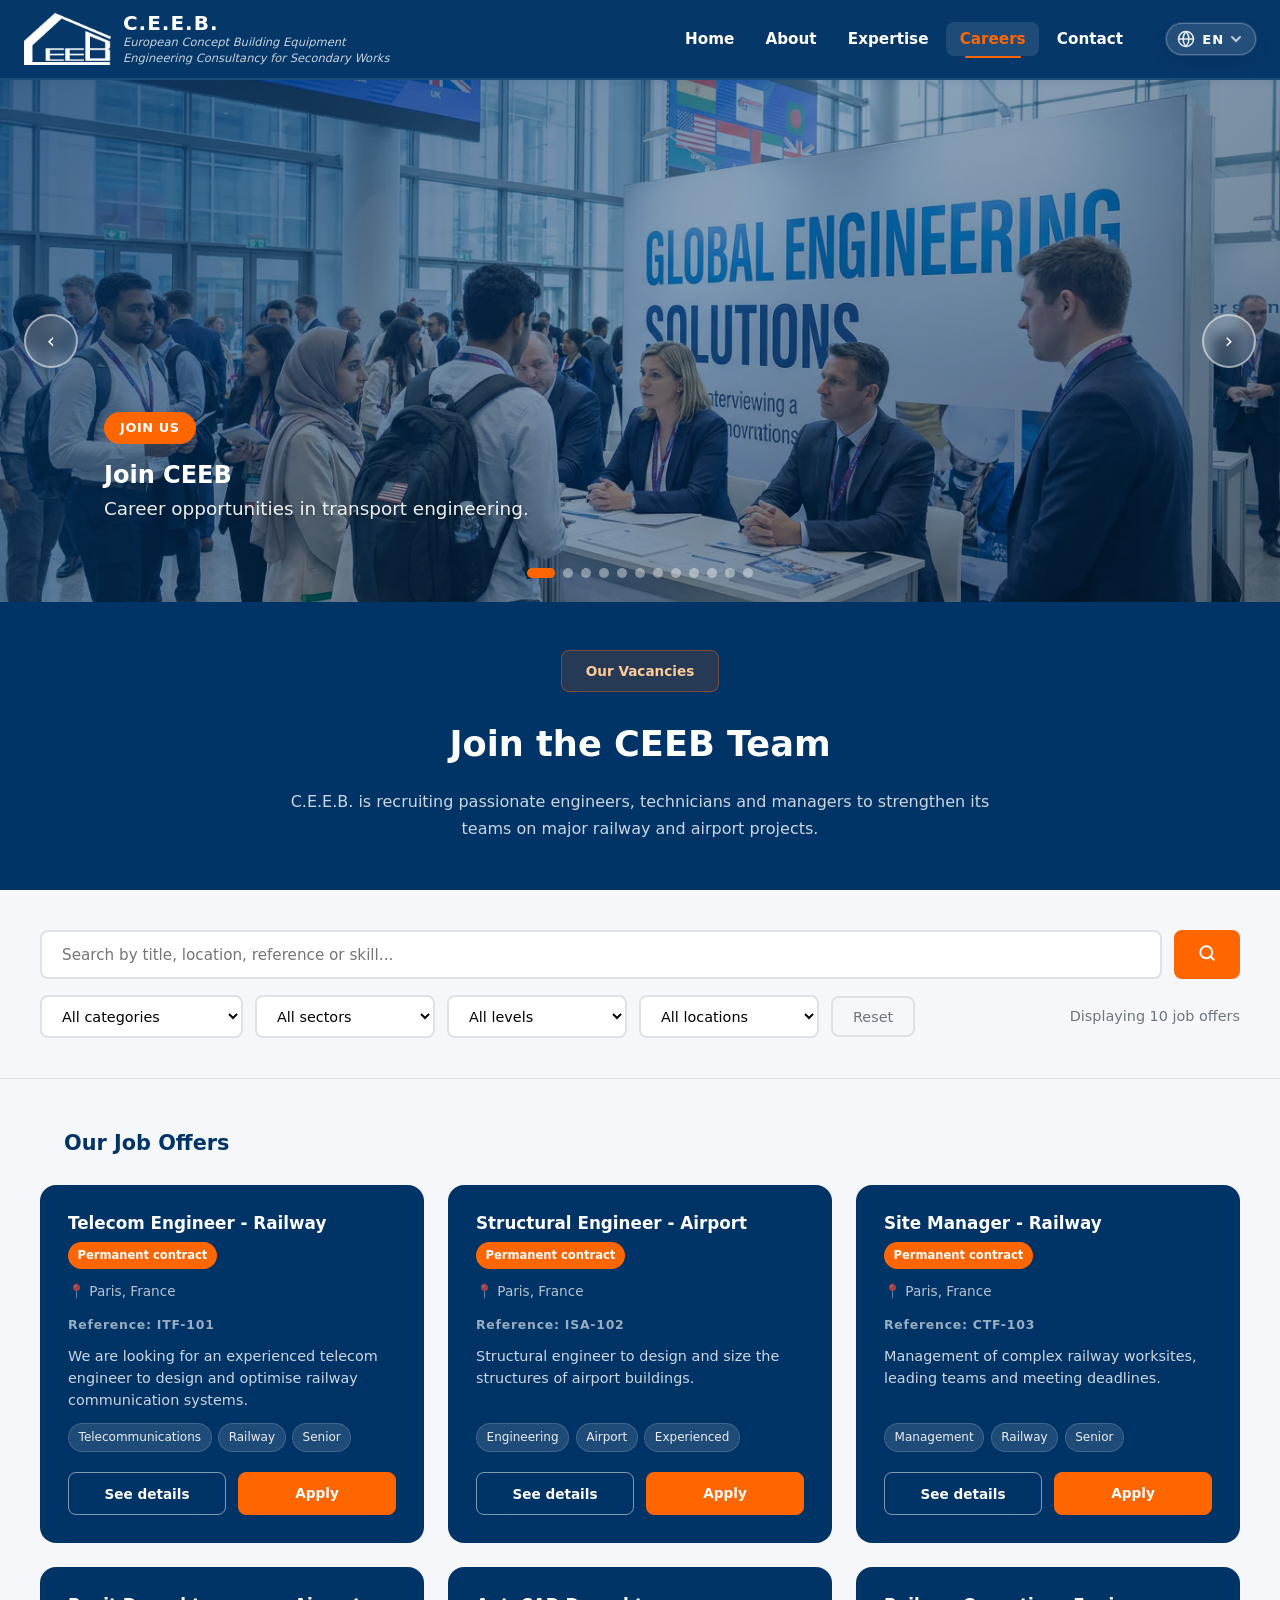
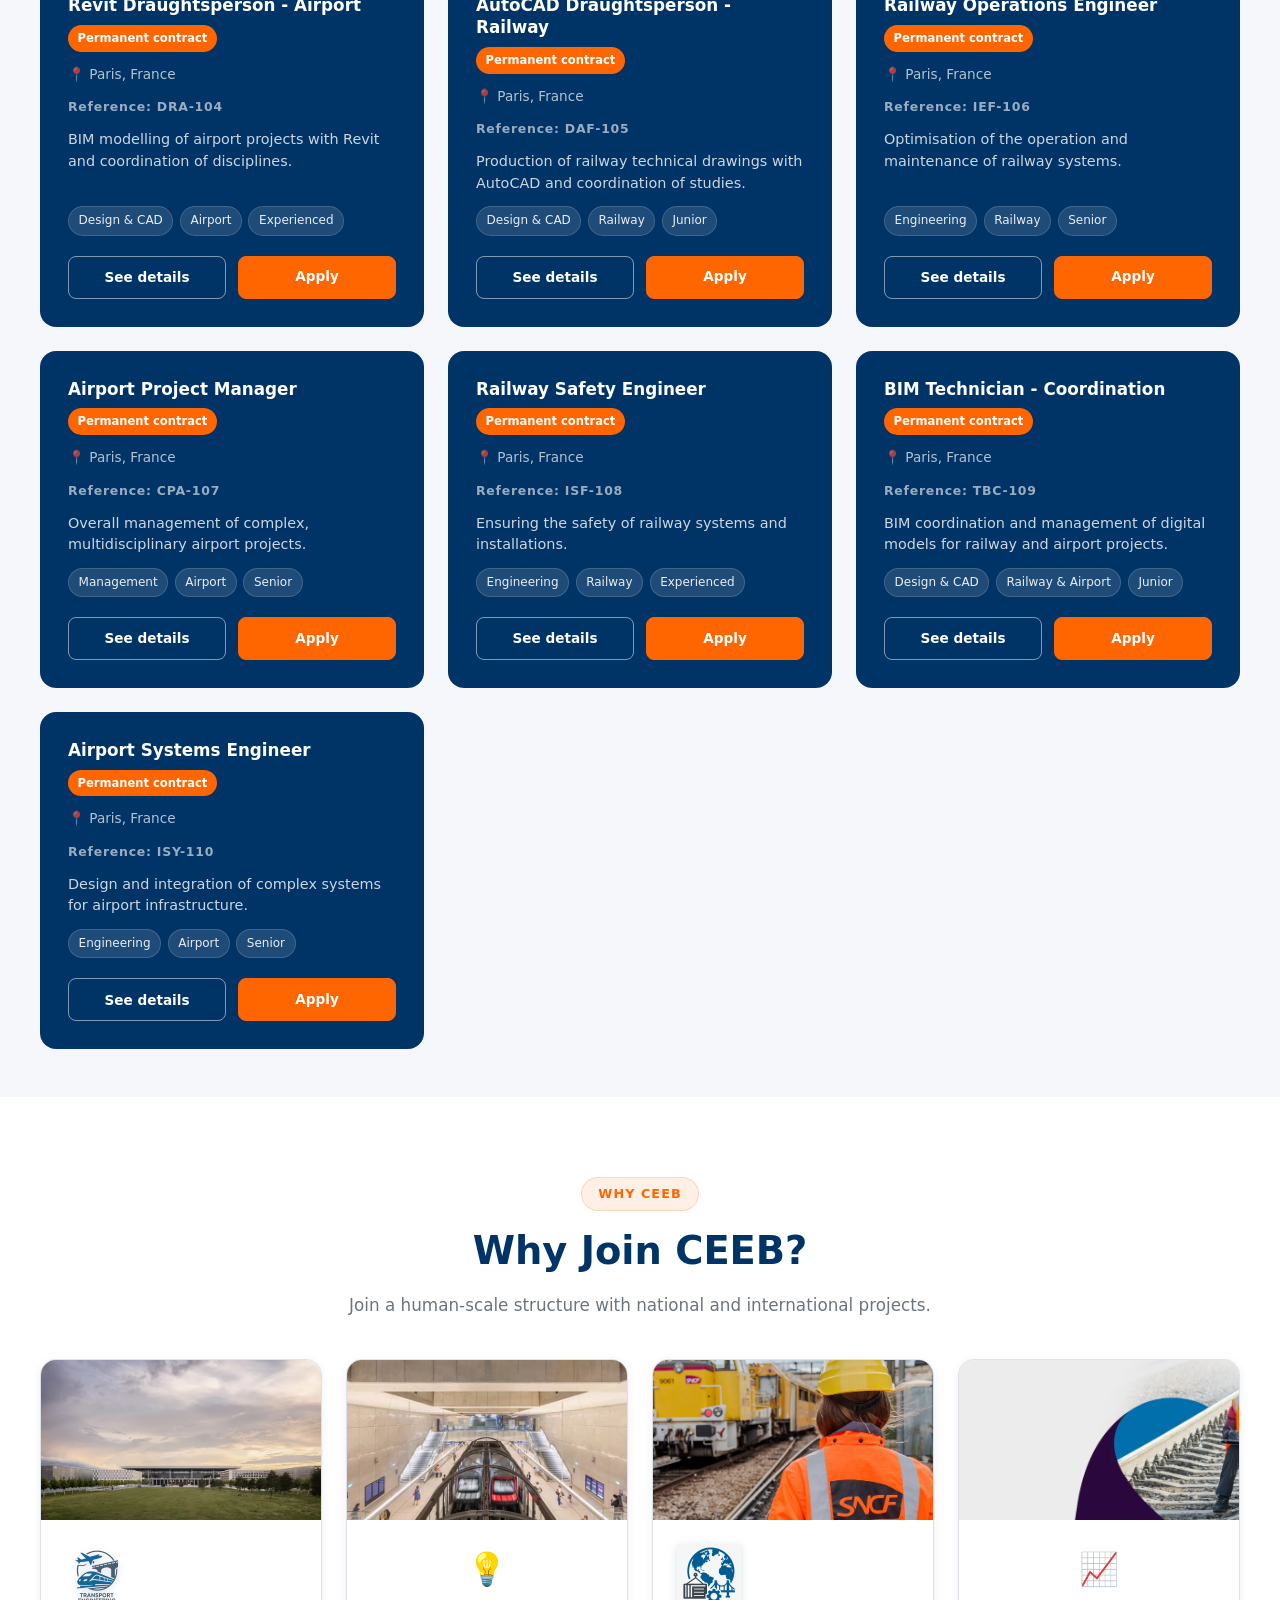
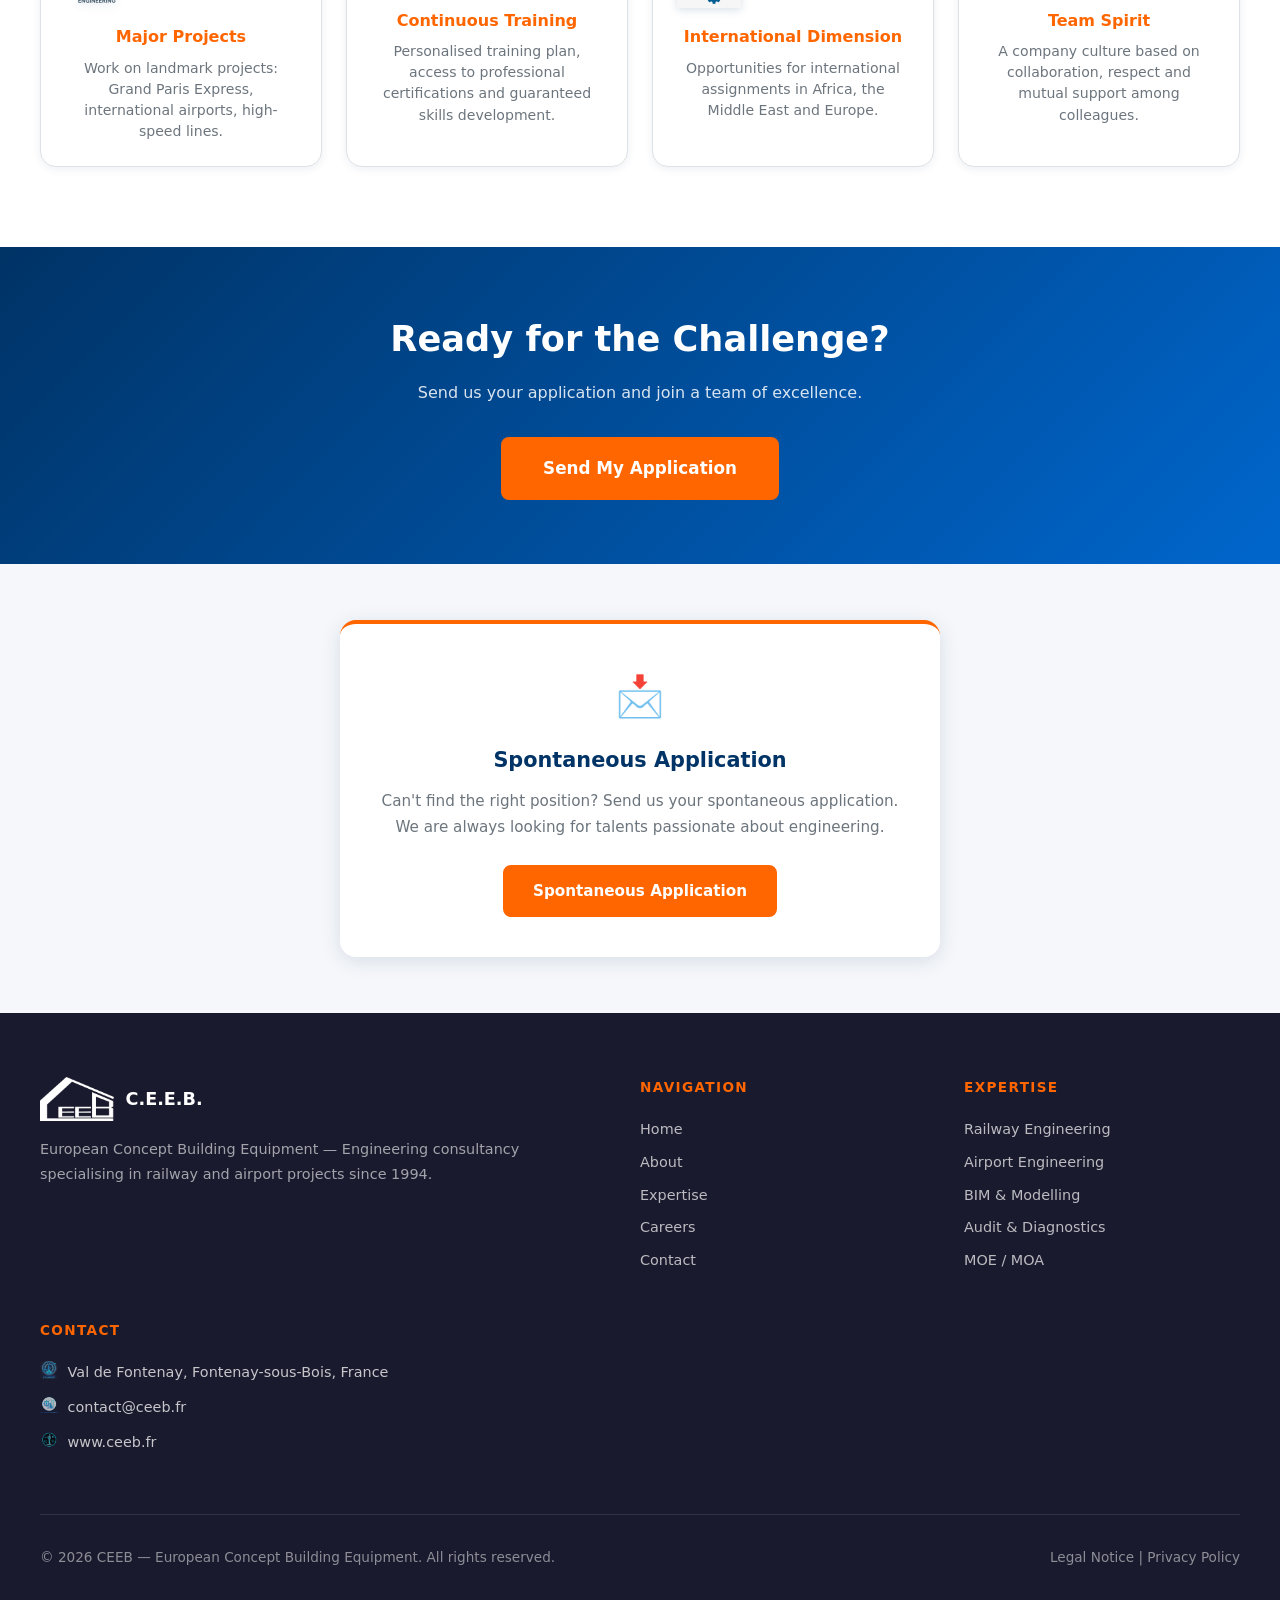
<file: recruitment/index.html>
<!DOCTYPE html>
<html lang="fr" dir="ltr">
<head>
  <!-- ============================================================
       SEO — META TAGS & OPEN GRAPH
       ============================================================ -->
  <meta charset="UTF-8">
  <meta name="viewport" content="width=device-width, initial-scale=1.0">
  <title data-i18n="pageTitle.recruitment">Carrières — C.E.E.B. | Rejoignez Notre Équipe d'Ingénieurs</title>
  <meta name="description" content="Rejoignez C.E.E.B., bureau d'études d'ingénierie Second Œuvre. Offres d'emploi en ingénierie ferroviaire, aéroportuaire, BIM et management de projet. CDI, Val de Fontenay.">
  <meta name="robots" content="index, follow">
  <link rel="canonical" href="https://www.ceeb.fr/sid/recruitment/">

  <!-- Open Graph -->
  <meta property="og:type" content="website">
  <meta property="og:url" content="https://www.ceeb.fr/sid/recruitment/">
  <meta property="og:title" content="Carrières C.E.E.B. — Rejoignez Notre Équipe">
  <meta property="og:description" content="Offres d'emploi en ingénierie ferroviaire et aéroportuaire. CDI, Val de Fontenay.">
  <meta property="og:image" content="https://www.ceeb.fr/sid/images/og-image.jpg">
  <meta property="og:locale" content="fr_FR">

  <!-- Hreflang -->
  <link rel="alternate" hreflang="fr" href="https://www.ceeb.fr/sid/recruitment/?lang=fr">
  <link rel="alternate" hreflang="en" href="https://www.ceeb.fr/sid/recruitment/?lang=en">
  <link rel="alternate" hreflang="pl" href="https://www.ceeb.fr/sid/recruitment/?lang=pl">
  <link rel="alternate" hreflang="tr" href="https://www.ceeb.fr/sid/recruitment/?lang=tr">
  <link rel="alternate" hreflang="x-default" href="https://www.ceeb.fr/sid/recruitment/">

  <!-- Schema.org JobPosting -->
  <script type="application/ld+json">
  {
    "@context": "https://schema.org",
    "@type": "JobPosting",
    "title": "Ingénieur Ferroviaire",
    "description": "C.E.E.B. recrute des ingénieurs ferroviaires pour ses projets en France et à l'international.",
    "hiringOrganization": {
      "@type": "Organization",
      "name": "C.E.E.B.",
      "sameAs": "https://www.ceeb.fr/sid/"
    },
    "jobLocation": {
      "@type": "Place",
      "address": {
        "@type": "PostalAddress",
        "addressLocality": "Val de Fontenay",
        "addressCountry": "FR"
      }
    },
    "employmentType": "FULL_TIME",
    "datePosted": "2026-01-01"
  }
  </script>

  <!-- ============================================================
       STYLES
       ============================================================ -->
  <link rel="stylesheet" href="../css/styles.css?v=20261006c">

  <!-- ============================================================
       FAVICONS
       ============================================================ -->
  <link rel="icon" type="image/x-icon" href="../favicon.ico">
  <link rel="icon" type="image/png" sizes="32x32" href="../favicon-32x32.png">
  <link rel="icon" type="image/png" sizes="192x192" href="../favicon-192x192.png">
  <link rel="apple-touch-icon" sizes="180x180" href="../apple-touch-icon.png">
</head>

<body data-page="recruitment" data-languages="fr,en">

  <!-- ============================================================
       NAVIGATION — HEADER FIXE
       ============================================================ -->
  <header class="header" role="banner">
    <nav class="nav-container" aria-label="Navigation principale">
      <a href="../index.html" class="nav-logo" aria-label="C.E.E.B. — Accueil">
        <img src="../images/logo/ceeb_logo_blanc.png" alt="Logo C.E.E.B." width="44" height="44">
        <div class="nav-logo-text">
          <span class="nav-logo-name">C.E.E.B.</span>
          <span class="nav-logo-tagline" data-i18n="nav.logoTagline">
            Concept Européen Équipement Bâtiment<br>Bureau d'Études d'ingénierie Second Œuvre
          </span>
        </div>
      </a>
      <ul class="nav-menu" role="list">
        <li><a href="../index.html" class="nav-link" data-i18n="nav.home">Accueil</a></li>
        <li><a href="../about/index.html" class="nav-link" data-i18n="nav.about">À Propos</a></li>
        <li><a href="../expertise/index.html" class="nav-link" data-i18n="nav.expertise">Expertise</a></li>
        <li><a href="../recruitment/index.html" class="nav-link active" data-i18n="nav.recruitment">Carrières</a></li>
        <li><a href="../contact/index.html" class="nav-link" data-i18n="nav.contact">Contact</a></li>
                <li class="nav-lang" role="group" aria-label="Sélection de la langue">
          <!-- Sélecteur globe — généré par lang-globe.js -->
        </li>
      </ul>
      <button class="nav-hamburger" aria-label="Menu" aria-expanded="false">
        <span></span><span></span><span></span>
      </button>
    </nav>
  </header>

  <!-- ============================================================
       HERO CAROUSEL — PAGE CARRIÈRES
       ============================================================ -->
  <section class="hero-carousel" aria-label="Carousel Carrières C.E.E.B." id="heroCarousel">
    <div class="carousel-track" role="list">

      <!--Slide 1-->
      <div class="carousel-slide" role="listitem">
        <img src="../carousel/recruitment/fr/1.webp"
             alt="Recrutement CEEB - Rejoignez notre équipe" loading="eager" fetchpriority="high">
        <div class="carousel-overlay"></div>
        <div class="carousel-caption">
          <span class="caption-badge" data-i18n="recruitmentPage.hero.badge">Rejoignez-Nous</span>
          <h1 data-i18n="recruitmentPage.hero.title">Rejoignez CEEB</h1>
          <p data-i18n="recruitmentPage.hero.subtitle">Des opportunités de carrière dans l'ingénierie de transport.</p>
        </div>
      </div>

      <!--Slide 2-->
      <div class="carousel-slide" role="listitem">
        <img src="../carousel/recruitment/fr/2.webp"
             alt="Ingénieurs ferroviaires - Offres CDI Paris" loading="lazy">
        <div class="carousel-overlay"></div>
        <div class="carousel-caption">
          <span class="caption-badge" data-i18n="recruitmentPage.hero.badge2">Ferroviaire</span>
          <h2 data-i18n="recruitmentPage.hero.title2">Postes Ferroviaires</h2>
          <p data-i18n="recruitmentPage.hero.subtitle2">Ingénieurs, conducteurs de travaux, dessinateurs.</p>
        </div>
      </div>

      <!--Slide 3-->
      <div class="carousel-slide" role="listitem">
        <img src="../carousel/recruitment/fr/3.webp"
             alt="Dessinateurs AutoCAD - Projets transport" loading="lazy">
        <div class="carousel-overlay"></div>
        <div class="carousel-caption">
          <span class="caption-badge" data-i18n="recruitmentPage.hero.badge3">Aéroportuaire</span>
          <h2 data-i18n="recruitmentPage.hero.title3">Postes Aéroportuaires</h2>
          <p data-i18n="recruitmentPage.hero.subtitle3">Expertise aéroportuaire et systèmes.</p>
        </div>
      </div>

      <!--slide 4-->
      <div class="carousel-slide" role="listitem">
        <img src="../carousel/recruitment/fr/4.webp"
             alt="Chefs de projet - Management infrastructure" loading="lazy">
        <div class="carousel-overlay"></div>
        <div class="carousel-caption">
          <span class="caption-badge" data-i18n="recruitmentPage.hero.badge4">Formation</span>
          <h2 data-i18n="recruitmentPage.hero.title4">Formation Continue</h2>
          <p data-i18n="recruitmentPage.hero.subtitle4">Développement des compétences et évolution de carrière.</p>
        </div>
      </div>

      <!--slide 5-->

 <div class="carousel-slide" role="listitem">
        <img src="../carousel/recruitment/fr/5.webp"
             alt="Formation continue - Développement compétences" loading="lazy">
        <div class="carousel-overlay"></div>
        <div class="carousel-caption">
          <span class="caption-badge" data-i18n="recruitmentPage.hero.badge5">Collaboration</span>
          <h2 data-i18n="recruitmentPage.hero.title5">Environnement Collaboratif</h2>
          <p data-i18n="recruitmentPage.hero.subtitle5">Équipes multidisciplinaires et projets stimulants.</p>
        </div>
      </div>

      <!--slide 6-->
      <div class="carousel-slide" role="listitem">
        <img src="../carousel/recruitment/fr/6.webp"
             alt="Environnement de travail - Bureaux modernes Val-de-Fontenay" loading="lazy">
        <div class="carousel-overlay"></div>
        <div class="carousel-caption">
          <span class="caption-badge" data-i18n="recruitmentPage.hero.badge6">Évolution</span>
          <h2 data-i18n="recruitmentPage.hero.title6">Développement Continu : Investir dans Votre Carrière</h2>
          <p data-i18n="recruitmentPage.hero.subtitle6">Formation, certification, mentoring : CEEB soutient votre évolution professionnelle.</p>
        </div>
      </div>

      <!--slide 7-->
      <div class="carousel-slide" role="listitem">
        <img src="../carousel/recruitment/fr/7.webp"
             alt="Espace de Travail Moderne" loading="lazy">
        <div class="carousel-overlay"></div>
        <div class="carousel-caption">
          <span class="caption-badge" data-i18n="recruitmentPage.hero.badge7">Nos Bureaux</span>
          <h2 data-i18n="recruitmentPage.hero.title7">Espace de Travail Moderne</h2>
          <p data-i18n="recruitmentPage.hero.subtitle7">Bureaux modernes à Val de Fontenay.</p>
        </div>
      </div>

      <!--slide 8-->
      <div class="carousel-slide" role="listitem">
        <img src="../carousel/recruitment/fr/8.webp"
             alt="Culture d&#x27;Innovation" loading="lazy">
        <div class="carousel-overlay"></div>
        <div class="carousel-caption">
          <span class="caption-badge" data-i18n="recruitmentPage.hero.badge8">Innovation</span>
          <h2 data-i18n="recruitmentPage.hero.title8">Culture d'Innovation : Osez, Créez, Transformez</h2>
          <p data-i18n="recruitmentPage.hero.subtitle8">Encouragement de l'initiative, projets stimulants, impact réel. Façonnez l'avenir avec C.E.E.B.</p>
        </div>
      </div>


      <!--slide 9-->
      <div class="carousel-slide" role="listitem">
        <img src="../carousel/recruitment/fr/9.webp"
             alt="Développement Professionnel C.E.E.B." loading="lazy">
        <div class="carousel-overlay"></div>
        <div class="carousel-caption">
          <span class="caption-badge" data-i18n="recruitmentPage.hero.badge9">Développement Professionnel</span>
          <h2 data-i18n="recruitmentPage.hero.title9">Investissements dans Votre Futur</h2>
          <p data-i18n="recruitmentPage.hero.subtitle9">Accès à des formations continues et à un environnement propice à l'apprentissage et à l'innovation.</p>
        </div>
      </div>
<!--slide 10-->
      <div class="carousel-slide" role="listitem">
        <img src="../carousel/recruitment/fr/10.webp"
             alt="Développement Professionnel C.E.E.B." loading="lazy">
        <div class="carousel-overlay"></div>
        <div class="carousel-caption">
          <span class="caption-badge" data-i18n="recruitmentPage.hero.badge10">Développement Professionnel</span>
          <h2 data-i18n="recruitmentPage.hero.title10">Investissements dans Votre Futur</h2>
          <p data-i18n="recruitmentPage.hero.subtitle10">Accès à des formations continues et à un environnement propice à l'apprentissage et à l'innovation.</p>
        </div>
      </div>

<!--slide 11-->
      <div class="carousel-slide" role="listitem">
        <img src="../carousel/recruitment/fr/11.webp"
             alt="Développement Professionnel C.E.E.B." loading="lazy">
        <div class="carousel-overlay"></div>
        <div class="carousel-caption">
          <span class="caption-badge" data-i18n="recruitmentPage.hero.badge11">Développement Professionnel</span>
          <h2 data-i18n="recruitmentPage.hero.title11">Investissements dans Votre Futur</h2>
          <p data-i18n="recruitmentPage.hero.subtitle11">Accès à des formations continues et à un environnement propice à l'apprentissage et à l'innovation.</p>
        </div>
      </div>
<!--slide 12-->
      <div class="carousel-slide" role="listitem">
        <img src="../carousel/recruitment/fr/12.webp"
             alt="Développement Professionnel C.E.E.B." loading="lazy">
        <div class="carousel-overlay"></div>
        <div class="carousel-caption">
          <span class="caption-badge" data-i18n="recruitmentPage.hero.badge12">Développement Professionnel</span>
          <h2 data-i18n="recruitmentPage.hero.title12">Investissements dans Votre Futur</h2>
          <p data-i18n="recruitmentPage.hero.subtitle12">Accès à des formations continues et à un environnement propice à l'apprentissage et à l'innovation.</p>
        </div>
      </div>

      <!--End of Slides-->
    </div>
    <button class="carousel-btn prev" aria-label="Slide précédent">&#8249;</button>
    <button class="carousel-btn next" aria-label="Slide suivant">&#8250;</button>
    <div class="carousel-indicators" role="tablist" aria-label="Slides du carousel">
      <button class="carousel-dot active" role="tab" aria-selected="true" aria-label="Slide 1"></button>
      <button class="carousel-dot" role="tab" aria-label="Slide 2"></button>
      <button class="carousel-dot" role="tab" aria-label="Slide 3"></button>
      <button class="carousel-dot" role="tab" aria-label="Slide 4"></button>
      <button class="carousel-dot" role="tab" aria-label="Slide 5"></button>
      <button class="carousel-dot" role="tab" aria-label="Slide 6"></button>
      <button class="carousel-dot" role="tab" aria-label="Slide 7"></button>
      <button class="carousel-dot" role="tab" aria-label="Slide 8"></button>
      <button class="carousel-dot" role="tab" aria-label="Slide 9"></button>
      <button class="carousel-dot" role="tab" aria-label="Slide 10"></button>
      <button class="carousel-dot" role="tab" aria-label="Slide 11"></button>
      <button class="carousel-dot" role="tab" aria-label="Slide 12"></button>
    </div>
  </section>

  <!-- ============================================================
       SECTION INTRO RECRUTEMENT
       ============================================================ -->
  <div class="recruitment-intro">
    <div class="recruitment-badge" data-i18n="recruitmentPage.intro.badge">
      📍 Siège social : Val de Fontenay (Fontenay-sous-Bois, 94120) — Île-de-France, France
    </div>
    <h2 data-i18n="recruitmentPage.intro.title">Nos Offres d'Emploi</h2>
    <p data-i18n="recruitmentPage.intro.subtitle">
      C.E.E.B. recrute des ingénieurs, techniciens et managers passionnés pour renforcer ses équipes sur des projets ferroviaires et aéroportuaires d'envergure.
    </p>
  </div>

  <!-- ============================================================
       BARRE DE RECHERCHE & FILTRES
       ============================================================ -->
  <div class="jobs-search-section" id="jobsSearch">
    <div class="jobs-search-bar">
      <input type="search" id="jobSearch" class="jobs-search-input"
             placeholder="Rechercher un poste, une compétence..."
             aria-label="Rechercher une offre d'emploi">
      <button id="jobSearchBtn" class="jobs-search-btn" aria-label="Lancer la recherche"></button>
    </div>
    <div class="jobs-filters" role="group" aria-label="Filtres de recherche">
      <select id="filterCategory" class="filter-select" aria-label="Filtrer par catégorie">
        <option value="">Toutes les catégories</option>
      </select>
      <select id="filterSector" class="filter-select" aria-label="Filtrer par secteur">
        <option value="">Tous les secteurs</option>
      </select>
      <select id="filterLevel" class="filter-select" aria-label="Filtrer par niveau">
        <option value="">Tous les niveaux</option>
      </select>
      <select id="filterScope" class="filter-select" aria-label="Zone géographique">
        <option value="all">Toutes les zones</option>
        <option value="france">France</option>
        <option value="abroad">International</option>
      </select>
      <button id="filterReset" type="button" class="filter-reset-btn" aria-label="Réinitialiser les filtres"></button>
      <span id="jobsCount" class="jobs-count" aria-live="polite">Affichage de 0 offres d'emploi</span>
    </div>
  </div>

  <!-- ============================================================
       GRILLE DES OFFRES D'EMPLOI
       ============================================================ -->
  <section class="jobs-section" id="jobsSection" aria-labelledby="jobsTitle">
    <div class="jobs-heading">
      <h2 class="jobs-heading-title" id="jobsTitle"
          data-i18n="recruitmentPage.search.title">Nos Offres d'Emploi</h2>
    </div>
    <div class="jobs-grid" id="jobsGrid" aria-label="Liste des offres d'emploi">
      <!-- Généré dynamiquement par app.js -->
    </div>
  </section>

  <!-- ============================================================
       SECTION POURQUOI REJOINDRE CEEB
       ============================================================ -->
  <section class="why-section" id="why-ceeb" aria-labelledby="whyTitle">
    <div class="container">
      <div class="text-center section-head section-head--tight">
        <span class="section-badge" data-i18n="recruitmentPage.why.badge">Nos Avantages</span>
        <h2 class="section-title" id="whyTitle" data-i18n="recruitmentPage.why.title">Pourquoi Rejoindre C.E.E.B. ?</h2>
        <p class="section-subtitle" data-i18n="recruitmentPage.why.subtitle">
          C.E.E.B. offre un environnement de travail stimulant, des projets d'envergure et un accompagnement personnalisé.
        </p>
      </div>

      <div class="why-grid">
        <div class="why-card">
          <img class="why-card-img"
               src="../images/countries/fr/3.webp"
               alt="Projets d'envergure" loading="lazy">
          <div class="why-card-body">
            <div class="why-card-icon"><img src="../images/icons/icon-transports.png" alt="" width="64" height="64" loading="lazy" class="card-icon-img"></div>
            <h3 class="why-card-title" data-i18n="recruitmentPage.why.card1.title">Projets d'Envergure</h3>
            <p class="why-card-desc" data-i18n="recruitmentPage.why.card1.desc">Travaillez sur les plus grands projets ferroviaires et aéroportuaires de France.</p>
          </div>
        </div>
        <div class="why-card">
          <img class="why-card-img"
               src="../images/countries/fr/4.webp"
               alt="Innovation technologique" loading="lazy">
          <div class="why-card-body">
            <div class="why-card-icon">💡</div>
            <h3 class="why-card-title" data-i18n="recruitmentPage.why.card2.title">Innovation Technologique</h3>
            <p class="why-card-desc" data-i18n="recruitmentPage.why.card2.desc">BIM, jumeaux numériques et outils de pointe pour des projets innovants.</p>
          </div>
        </div>
        <div class="why-card">
          <img class="why-card-img"
               src="../images/countries/fr/5.webp"
               alt="Dimension internationale" loading="lazy">
          <div class="why-card-body">
            <div class="why-card-icon"><img src="../images/icons/icon-export.png" alt="" width="64" height="64" loading="lazy" class="card-icon-img"></div>
            <h3 class="why-card-title" data-i18n="recruitmentPage.why.card3.title">Dimension Internationale</h3>
            <p class="why-card-desc" data-i18n="recruitmentPage.why.card3.desc">Opportunités de missions en France et à l'international (Europe, Afrique).</p>
          </div>
        </div>
        <div class="why-card">
          <img class="why-card-img"
               src="../images/countries/fr/6.webp"
               alt="Évolution de carrière" loading="lazy">
          <div class="why-card-body">
            <div class="why-card-icon">📈</div>
            <h3 class="why-card-title" data-i18n="recruitmentPage.why.card4.title">Évolution de Carrière</h3>
            <p class="why-card-desc" data-i18n="recruitmentPage.why.card4.desc">Accompagnement personnalisé et formations continues pour évoluer dans votre métier.</p>
          </div>
        </div>
      </div>
    </div>
  </section>

  <!-- ============================================================
       SECTION CTA RECRUTEMENT
       ============================================================ -->
  <div class="recruitment-cta" aria-label="Appel à l'action recrutement">
    <h2 data-i18n="recruitmentPage.cta.title">Prêt à Rejoindre l'Aventure C.E.E.B. ?</h2>
    <p data-i18n="recruitmentPage.cta.subtitle">Envoyez-nous votre candidature et faites partie d'une équipe d'excellence.</p>
    <a href="mailto:cv@ceeb.fr" data-mail-subject="recruitmentPage.cta.mailSubject" class="btn btn-primary btn-lg" data-i18n="recruitmentPage.cta.btn">
      Envoyer ma Candidature
    </a>
  </div>

  <!-- ============================================================
       SECTION CANDIDATURE SPONTANÉE
       ============================================================ -->
  <section class="spontaneous-section" id="spontaneous" aria-labelledby="spontaneousTitle">
    <div class="spontaneous-card">
      <div class="spontaneous-icon">📩</div>
      <h3 id="spontaneousTitle" data-i18n="recruitmentPage.spontaneous.title">Candidature Spontanée</h3>
      <p data-i18n="recruitmentPage.spontaneous.desc">
        Vous ne trouvez pas le poste qui vous correspond ? Envoyez-nous votre candidature spontanée. Nous sommes toujours à la recherche de talents passionnés par l'ingénierie.
      </p>
      <a href="mailto:cv@ceeb.fr" data-mail-subject="recruitmentPage.spontaneous.mailSubject" class="btn btn-primary" data-i18n="recruitmentPage.spontaneous.btn">
        Candidature Spontanée
      </a>
    </div>
  </section>

  <!-- ============================================================
       MODAL DÉTAIL OFFRE D'EMPLOI
       ============================================================ -->
  <div class="modal-overlay" id="jobModal" role="dialog" aria-modal="true">
    <div class="modal">
      <button class="modal-close" aria-label="Fermer">✕</button>
      <div id="jobModalBody"></div>
    </div>
  </div>

  <!-- ============================================================
       FOOTER
       ============================================================ -->
  <footer class="footer" role="contentinfo">
    <div class="footer-grid">
      <div>
        <div class="footer-logo">
          <img src="../images/logo/ceeb_logo_blanc.png" alt="Logo C.E.E.B." width="44" height="44">
          <span class="footer-logo-text">C.E.E.B.</span>
        </div>
        <p class="footer-tagline" data-i18n="footer.tagline">
          Concept Européen Équipement Bâtiment — Bureau d'études d'ingénierie Second Œuvre depuis 1994.
        </p>
      </div>
      <div>
        <h3 class="footer-col-title" data-i18n="footer.navTitle">Navigation</h3>
        <nav class="footer-links">
          <a href="../index.html" data-i18n="nav.home">Accueil</a>
          <a href="../about/index.html" data-i18n="nav.about">À Propos</a>
          <a href="../expertise/index.html" data-i18n="nav.expertise">Expertise</a>
          <a href="../recruitment/index.html" data-i18n="nav.recruitment">Carrières</a>
          <a href="../contact/index.html" data-i18n="nav.contact">Contact</a>
        </nav>
      </div>
      <div>
        <h3 class="footer-col-title" data-i18n="footer.expertiseTitle">Expertises</h3>
        <div class="footer-links">
          <a href="../expertise/index.html" data-i18n="footer.exp1">Ingénierie Ferroviaire</a>
          <a href="../expertise/index.html" data-i18n="footer.exp2">Ingénierie Aéroportuaire</a>
          <a href="../expertise/index.html" data-i18n="footer.exp3">BIM & Modélisation</a>
          <a href="../expertise/index.html" data-i18n="footer.exp4">Audit & Diagnostic</a>
          <a href="../expertise/index.html" data-i18n="footer.exp5">MOE / MOA</a>
        </div>
      </div>
      <div>
        <h3 class="footer-col-title" data-i18n="footer.contactTitle">Contact</h3>
        <div class="footer-contact-item"><img class="footer-contact-icon" src="../images/icons/icon-index-01.png" alt="" width="18" height="18"><span data-i18n="footer.address">Val de Fontenay, France</span></div>
        <div class="footer-contact-item"><img class="footer-contact-icon" src="../images/icons/icon-index-02.png" alt="" width="18" height="18"><a href="mailto:contact@ceeb.fr">contact@ceeb.fr</a></div>
        <div class="footer-contact-item"><img class="footer-contact-icon" src="../images/icons/icon-index-03.png" alt="" width="18" height="18"><a href="https://www.ceeb.fr" target="_blank" rel="noopener">www.ceeb.fr</a></div>
      </div>
    </div>
    <div class="footer-bottom">
      <p data-i18n="footer.copyright">© 2026 C.E.E.B. — Concept Européen Équipement Bâtiment. Tous droits réservés.</p>
      <p data-i18n="footer.legal">Mentions légales | Politique de confidentialité</p>
    </div>
  </footer>

  <!-- ============================================================
       SCROLL TO TOP
       ============================================================ -->
  <button class="scroll-top" aria-label="Retour en haut de page">↑</button>

  <!-- ============================================================
       SCRIPTS
       ============================================================ -->
  <script src="../js/app.js?v=20261006c" defer></script>
  <script src="../js/lang-globe.js?v=20261006c" defer></script>
  <script src="./app-rec.js?v=20261006c" defer></script>
</body>
</html>
</file>
<file: css/styles.css>
/* ============================================================
   CEEB SID v3 — CSS Unifié
   Aligné sur l'esthétique CEEB May 2026
   Palette: #003366 (bleu nuit) | #0066cc (bleu moyen) | #ff6600 (orange)
   Typographie: Segoe UI, system-ui
   ============================================================ */

/* ============================================================
   VARIABLES CSS
   ============================================================ */
:root {
  --color-primary: #003366;
  --color-secondary: #0066cc;
  --color-accent: #ff6600;
  --color-accent-hover: #e55a00;
  --color-white: #ffffff;
  --color-light: #f5f7fa;
  --color-gray: #6c757d;
  --color-dark: #1a1a2e;
  --color-border: #dee2e6;
  --color-success: #28a745;
  --color-error: #dc3545;
  --font-family: 'Segoe UI', system-ui, -apple-system, BlinkMacSystemFont, 'Helvetica Neue', Arial, sans-serif;
  --font-size-base: 16px;
  --line-height-base: 1.6;
  --border-radius: 8px;
  --border-radius-lg: 16px;
  --shadow-sm: 0 2px 8px rgba(0,51,102,0.08);
  --shadow-md: 0 4px 20px rgba(0,51,102,0.12);
  --shadow-lg: 0 8px 40px rgba(0,51,102,0.18);
  --transition: all 0.3s ease;
  --header-height: 80px;
}

/* ============================================================
   RESET & BASE
   ============================================================ */
*, *::before, *::after { box-sizing: border-box; margin: 0; padding: 0; }
html { font-size: var(--font-size-base); scroll-behavior: smooth; }
body {
  font-family: var(--font-family);
  line-height: var(--line-height-base);
  color: var(--color-dark);
  background: var(--color-white);
  overflow-x: hidden;
}
img { max-width: 100%; height: auto; display: block; }
a { color: inherit; text-decoration: none; }
ul { list-style: none; }
button { cursor: pointer; font-family: inherit; }
input, textarea, select { font-family: inherit; }

/* ============================================================
   NAVIGATION / HEADER
   ============================================================ */
.header {
  position: fixed;
  top: 0; left: 0; right: 0;
  z-index: 1000;
  background: rgba(0, 51, 102, 0.98); /* Fond bleu CEEB historique */
  backdrop-filter: blur(10px);
  -webkit-backdrop-filter: blur(10px);
  height: var(--header-height);
  display: flex;
  align-items: center;
  transition: var(--transition);
  border-bottom: 2px solid rgba(255, 255, 255, 0.1);
  box-shadow: var(--shadow-sm);
}
.header.scrolled {
  background: rgba(0, 34, 68, 1); /* Bleu marine encore plus profond au scroll */
  box-shadow: var(--shadow-md);
  border-bottom-color: var(--color-accent);
}
.nav-container {
  max-width: 1400px;
  margin: 0 auto;
  padding: 0 1.5rem;
  display: flex;
  align-items: center;
  justify-content: space-between;
  width: 100%;
}
.nav-logo {
  display: flex;
  align-items: center;
  gap: 0.75rem;
  text-decoration: none;
  flex-shrink: 0;
  background: transparent;
  border-radius: 0;
  padding: 0;
  box-shadow: none;
  transition: opacity 0.3s ease;
}
.nav-logo:hover {
  opacity: 0.85;
  box-shadow: none;
}
.nav-logo img {
  height: 52px; /* Logo légèrement plus grand */
  width: auto;
  object-fit: contain;
  background: transparent;
}
.nav-logo-text {
  display: flex;
  flex-direction: column;
}
.nav-logo-name {
  font-size: 1.25rem; /* Augmentation légère de la taille de police */
  font-weight: 700;
  color: var(--color-white); /* Blanc historique */
  letter-spacing: 0.05em;
  line-height: 1.2;
}
.nav-logo-tagline {
  font-size: 0.72rem; /* Augmentation légère de la taille de police */
  color: rgba(255, 255, 255, 0.85); /* Blanc semi-transparent */
  line-height: 1.35;
  max-width: 340px;
  opacity: 0.9;
  font-style: italic;
}
.nav-menu {
  display: flex;
  align-items: center;
  gap: 0.25rem;
}
.nav-link {
  color: var(--color-white); /* Blanc historique */
  font-size: 0.95rem; /* Augmentation légère de la taille de police */
  font-weight: 600; /* Plus lisible */
  padding: 0.5rem 0.85rem;
  border-radius: var(--border-radius);
  transition: var(--transition);
  position: relative;
  white-space: nowrap;
}
.nav-link:hover, .nav-link.active {
  color: var(--color-accent); /* Orange au survol */
  background: rgba(255, 255, 255, 0.1); /* Fond blanc très léger */
}
.nav-link.active::after {
  content: '';
  position: absolute;
  bottom: -2px; left: 50%; transform: translateX(-50%);
  width: 60%; height: 2px;
  background: var(--color-accent);
  border-radius: 2px;
}
.nav-lang {
  display: flex;
  align-items: center;
  gap: 0.25rem;
  margin-left: 1rem;
  padding-left: 1rem;
  border-left: 1px solid rgba(255, 255, 255, 0.25); /* Ligne blanche semi-transparente */
}
.nav-hamburger {
  display: none;
  flex-direction: column;
  gap: 5px;
  background: none;
  border: none;
  padding: 0.5rem;
  cursor: pointer;
}
.nav-hamburger span {
  display: block;
  width: 24px; height: 2px;
  background: var(--color-white); /* Hamburger en blanc historique */
  border-radius: 2px;
  transition: var(--transition);
}

/* ============================================================
   HERO CAROUSEL
   ============================================================ */
.hero-carousel {
  position: relative;
  width: 100%;
  height: 58vh; /* Réduction légère de la hauteur de 70vh à 58vh pour un design plus compact */
  min-height: 440px;
  max-height: 640px;
  overflow: hidden;
  margin-top: var(--header-height);
}
.carousel-track {
  display: flex;
  height: 100%;
  transition: transform 0.7s cubic-bezier(0.4, 0, 0.2, 1);
}
.carousel-slide {
  min-width: 100%;
  height: 100%;
  position: relative;
  overflow: hidden;
}
.carousel-slide img {
  width: 100%;
  height: 100%;
  object-fit: cover;
  object-position: center;
}
.carousel-overlay {
  position: absolute;
  inset: 0;
  background: linear-gradient(
    135deg,
    rgba(0,51,102,0.75) 0%,
    rgba(0,51,102,0.45) 50%,
    rgba(0,30,60,0.6) 100%
  );
}
.carousel-caption {
  position: absolute;
  bottom: 15%;
  left: 6.5rem; /* laisse la place à la flèche précédente */
  right: 6.5rem;
  max-width: 700px;
  color: var(--color-white);
  z-index: 2;
}
.carousel-caption h2 {
  font-size: clamp(1.6rem, 3.5vw, 2.8rem);
  font-weight: 700;
  line-height: 1.2;
  margin-bottom: 0.75rem;
  text-shadow: 0 2px 8px rgba(0,0,0,0.3);
}
.carousel-caption p {
  font-size: clamp(0.95rem, 1.5vw, 1.15rem);
  opacity: 0.92;
  line-height: 1.6;
  text-shadow: 0 1px 4px rgba(0,0,0,0.3);
}
.carousel-caption .caption-badge {
  display: inline-block;
  background: var(--color-accent);
  color: var(--color-white);
  font-size: 0.8rem;
  font-weight: 700;
  padding: 0.35rem 1rem;
  border-radius: 50px;
  margin-bottom: 0.75rem;
  letter-spacing: 0.05em;
  text-transform: uppercase;
}
.carousel-btn {
  position: absolute;
  top: 50%;
  transform: translateY(-50%);
  z-index: 10;
  background: rgba(255,255,255,0.18);
  border: 2px solid rgba(255,255,255,0.5);
  color: var(--color-white);
  width: 54px; height: 54px;
  border-radius: 50%;
  display: flex;
  align-items: center;
  justify-content: center;
  font-size: 1.3rem;
  cursor: pointer;
  transition: background 0.3s ease, border-color 0.3s ease, transform 0.3s ease;
  backdrop-filter: blur(6px);
  -webkit-backdrop-filter: blur(6px);
}
.carousel-btn:hover {
  background: var(--color-accent);
  border-color: var(--color-accent);
  transform: translateY(-50%) scale(1.1);
}
.carousel-btn.prev { left: 1.5rem; }
.carousel-btn.next { right: 1.5rem; }
.carousel-indicators {
  position: absolute;
  bottom: 1.5rem;
  left: 50%;
  transform: translateX(-50%);
  display: flex;
  gap: 0.5rem;
  z-index: 10;
}
.carousel-dot {
  width: 10px; height: 10px;
  border-radius: 50%;
  background: rgba(255,255,255,0.4);
  border: none;
  cursor: pointer;
  transition: var(--transition);
}
.carousel-dot.active {
  background: var(--color-accent);
  width: 28px;
  border-radius: 5px;
}

/* ============================================================
   SECTIONS COMMUNES
   ============================================================ */
.section {
  padding: 5.5rem 1.5rem;
}
.section-alt {
  background: var(--color-light);
}
.section-dark {
  background: var(--color-primary);
  color: var(--color-white);
}
.container {
  max-width: 1200px;
  margin: 0 auto;
}
.section-badge {
  display: inline-block;
  background: rgba(255,102,0,0.1);
  color: var(--color-accent);
  font-size: 0.8rem;
  font-weight: 700;
  padding: 0.35rem 1rem;
  border-radius: 50px;
  margin-bottom: 1rem;
  letter-spacing: 0.08em;
  text-transform: uppercase;
  border: 1px solid rgba(255,102,0,0.2);
}
.section-dark .section-badge {
  background: rgba(255,102,0,0.2);
  border-color: rgba(255,102,0,0.4);
}
.section-title {
  font-size: clamp(1.6rem, 3vw, 2.4rem);
  font-weight: 700;
  color: var(--color-primary);
  margin-bottom: 1rem;
  line-height: 1.25;
}
.section-dark .section-title {
  color: var(--color-white);
}
.section-subtitle {
  font-size: 1.05rem;
  color: var(--color-gray);
  max-width: 700px;
  line-height: 1.7;
}
.section-dark .section-subtitle {
  color: rgba(255,255,255,0.75);
}
.text-center { text-align: center; }
.text-center .section-subtitle { margin: 0 auto; }
.section-subtitle + .section-subtitle { margin-top: 0.75rem; }

/* ============================================================
   GRILLE DE CARTES
   ============================================================ */
.cards-grid {
  display: grid;
  grid-template-columns: repeat(auto-fit, minmax(280px, 1fr));
  gap: 1.5rem;
  margin-top: 2.5rem;
}
.cards-grid-3 { grid-template-columns: repeat(3, 1fr); }
.cards-grid-4 { grid-template-columns: repeat(4, 1fr); }
.card {
  background: var(--color-white);
  border-radius: var(--border-radius-lg);
  padding: 2rem;
  box-shadow: var(--shadow-sm);
  transition: var(--transition);
  border: 1px solid var(--color-border);
}
.card:hover {
  transform: translateY(-6px);
  box-shadow: var(--shadow-lg);
  border-color: rgba(0,102,204,0.25);
}
.card-icon {
  width: 64px;
  height: 64px;
  margin-bottom: 1rem;
  display: block;
  object-fit: contain;
}
.card-icon-img {
  width: 64px;
  height: 64px;
  margin-bottom: 1rem;
  display: block;
  object-fit: contain;
  filter: drop-shadow(0 2px 4px rgba(0,51,102,0.15));
  transition: transform 0.3s ease;
}
.service-card:hover .card-icon-img {
  transform: scale(1.08);
}
.card-title {
  font-size: 1.15rem;
  font-weight: 700;
  color: var(--color-primary);
  margin-bottom: 0.75rem;
}
.card-desc {
  font-size: 0.95rem;
  color: var(--color-gray);
  line-height: 1.6;
}

/* ============================================================
   SECTION STATISTIQUES
   ============================================================ */
.stats-section {
  background: var(--color-primary);
  padding: 4rem 1.5rem;
}
.stats-grid {
  display: grid;
  grid-template-columns: repeat(4, 1fr);
  gap: 2rem;
  max-width: 1200px;
  margin: 0 auto;
}
.stat-item {
  text-align: center;
  color: var(--color-white);
}
.stat-number {
  font-size: clamp(2.5rem, 5vw, 3.5rem);
  font-weight: 800;
  color: var(--color-accent);
  line-height: 1;
  margin-bottom: 0.5rem;
}
.stat-label {
  font-size: 0.95rem;
  opacity: 0.85;
  font-weight: 500;
}

/* ============================================================
   SECTION PARTENAIRES — MARQUEE INFINI
   ============================================================ */
.partners-section {
  padding: 4rem 0;
  background: var(--color-white);
  overflow: hidden;
  border-top: 1px solid var(--color-border);
  border-bottom: 1px solid var(--color-border);
  position: relative;
}
/* Dégradé de fondu sur les bords */
.partners-section::before,
.partners-section::after {
  content: '';
  position: absolute;
  top: 0; bottom: 0;
  width: 120px;
  z-index: 2;
  pointer-events: none;
}
.partners-section::before {
  left: 0;
  background: linear-gradient(to right, var(--color-white) 0%, transparent 100%);
}
.partners-section::after {
  right: 0;
  background: linear-gradient(to left, var(--color-white) 0%, transparent 100%);
}
.partners-title {
  text-align: center;
  font-size: 0.85rem;
  font-weight: 700;
  color: var(--color-accent);
  margin-bottom: 2.5rem;
  padding: 0 1.5rem;
  letter-spacing: 0.12em;
  text-transform: uppercase;
}
.partners-track {
  display: flex;
  width: max-content;
  animation: marquee 60s linear infinite;
  will-change: transform;
}
.partners-track:hover { animation-play-state: paused; }
.partners-list {
  display: flex;
  align-items: center;
  gap: 4.5rem;
  padding: 0 2.25rem;
}
.partner-logo {
  height: 60px;
  width: auto;
  max-width: 170px;
  object-fit: contain;
  filter: grayscale(55%) opacity(0.68);
  transition: filter 0.4s ease, transform 0.4s ease;
  flex-shrink: 0;
}
.partner-logo:hover {
  filter: grayscale(0%) opacity(1);
  transform: scale(1.12);
}
@keyframes marquee {
  0% { transform: translateX(0); }
  100% { transform: translateX(-50%); }
}

/* ============================================================
   FOOTER
   ============================================================ */
.footer {
  background: var(--color-dark);
  color: rgba(255,255,255,0.8);
  padding: 4rem 1.5rem 2rem;
}
.footer-grid {
  max-width: 1200px;
  margin: 0 auto;
  display: grid;
  grid-template-columns: 2fr 1fr 1fr 1.5fr;
  gap: 3rem;
  margin-bottom: 3rem;
}
.footer-logo {
  display: flex;
  align-items: center;
  gap: 0.75rem;
  margin-bottom: 1rem;
}
.footer-logo img {
  height: 44px;
  width: auto;
  filter: brightness(1.2);
}
.footer-logo-text {
  font-size: 1.1rem;
  font-weight: 700;
  color: var(--color-white);
}
.footer-tagline {
  font-size: 0.9rem;
  line-height: 1.7;
  margin-bottom: 1.5rem;
  opacity: 0.75;
}
.footer-col-title {
  font-size: 0.85rem;
  font-weight: 700;
  color: var(--color-accent);
  text-transform: uppercase;
  letter-spacing: 0.1em;
  margin-bottom: 1.2rem;
}
.footer-links {
  display: flex;
  flex-direction: column;
  gap: 0.6rem;
}
.footer-links a {
  font-size: 0.9rem;
  color: rgba(255,255,255,0.7);
  transition: var(--transition);
}
.footer-links a:hover {
  color: var(--color-accent);
  padding-left: 4px;
}
.footer-contact-item {
  display: flex;
  align-items: flex-start;
  gap: 0.6rem;
  margin-bottom: 0.75rem;
  font-size: 0.9rem;
  color: rgba(255,255,255,0.75);
}
.footer-contact-item a {
  color: rgba(255,255,255,0.75);
  transition: var(--transition);
}
.footer-contact-item a:hover { color: var(--color-accent); }
.footer-bottom {
  max-width: 1200px;
  margin: 0 auto;
  padding-top: 2rem;
  border-top: 1px solid rgba(255,255,255,0.1);
  display: flex;
  justify-content: space-between;
  align-items: center;
  font-size: 0.85rem;
  color: rgba(255,255,255,0.5);
  flex-wrap: wrap;
  gap: 1rem;
}

/* ============================================================
   BOUTONS
   ============================================================ */
.btn {
  display: inline-flex;
  align-items: center;
  gap: 0.5rem;
  padding: 0.75rem 1.75rem;
  border-radius: var(--border-radius);
  font-size: 0.95rem;
  font-weight: 600;
  transition: var(--transition);
  border: 2px solid transparent;
  cursor: pointer;
  text-decoration: none;
  white-space: nowrap;
}
.btn-primary {
  background: var(--color-accent);
  color: var(--color-white);
  border-color: var(--color-accent);
}
.btn-primary:hover {
  background: var(--color-accent-hover);
  border-color: var(--color-accent-hover);
  transform: translateY(-2px);
  box-shadow: 0 4px 16px rgba(255,102,0,0.35);
}
.btn-outline,
.btn-secondary {
  background: transparent;
  color: var(--color-white);
  border-color: rgba(255,255,255,0.6);
}
.btn-outline:hover,
.btn-secondary:hover {
  background: rgba(255,255,255,0.1);
  border-color: var(--color-white);
}
.btn-outline-primary {
  background: transparent;
  color: var(--color-primary);
  border-color: var(--color-primary);
}
.btn-outline-primary:hover {
  background: var(--color-primary);
  color: var(--color-white);
}
.btn-lg { padding: 1rem 2.5rem; font-size: 1.05rem; }
.btn-sm { padding: 0.5rem 1rem; font-size: 0.85rem; }

/* ============================================================
   PAGE HERO (sous-pages)
   ============================================================ */
.page-hero {
  background: linear-gradient(135deg, var(--color-primary) 0%, #004080 100%);
  padding: 6rem 1.5rem 4rem;
  margin-top: var(--header-height);
  text-align: center;
  color: var(--color-white);
  position: relative;
  overflow: hidden;
}
.page-hero::before {
  content: '';
  position: absolute;
  inset: 0;
  background: url("data:image/svg+xml,%3Csvg width='60' height='60' viewBox='0 0 60 60' xmlns='http://www.w3.org/2000/svg'%3E%3Cg fill='none' fill-rule='evenodd'%3E%3Cg fill='%23ffffff' fill-opacity='0.03'%3E%3Cpath d='M36 34v-4h-2v4h-4v2h4v4h2v-4h4v-2h-4zm0-30V0h-2v4h-4v2h4v4h2V6h4V4h-4zM6 34v-4H4v4H0v2h4v4h2v-4h4v-2H6zM6 4V0H4v4H0v2h4v4h2V6h4V4H6z'/%3E%3C/g%3E%3C/g%3E%3C/svg%3E");
}
.page-hero-content { position: relative; z-index: 1; max-width: 800px; margin: 0 auto; }
.page-hero h1 {
  font-size: clamp(2rem, 4vw, 3rem);
  font-weight: 800;
  margin-bottom: 1rem;
  line-height: 1.2;
}
.page-hero p {
  font-size: 1.1rem;
  opacity: 0.88;
  line-height: 1.7;
}

/* ============================================================
   PAGE À PROPOS
   ============================================================ */
.timeline {
  position: relative;
  padding-left: 2rem;
}
.timeline::before {
  content: '';
  position: absolute;
  left: 0; top: 0; bottom: 0;
  width: 2px;
  background: linear-gradient(to bottom, var(--color-accent), var(--color-secondary));
}
.timeline-item {
  position: relative;
  padding-bottom: 2.5rem;
  padding-left: 1.5rem;
}
.timeline-item::before {
  content: '';
  position: absolute;
  left: -0.6rem; top: 0.25rem;
  width: 12px; height: 12px;
  border-radius: 50%;
  background: var(--color-accent);
  border: 2px solid var(--color-white);
  box-shadow: 0 0 0 3px rgba(255,102,0,0.2);
}
.timeline-year {
  font-size: 0.85rem;
  font-weight: 700;
  color: var(--color-accent);
  text-transform: uppercase;
  letter-spacing: 0.1em;
  margin-bottom: 0.25rem;
}
.timeline-title {
  font-size: 1.1rem;
  font-weight: 700;
  color: var(--color-primary);
  margin-bottom: 0.5rem;
}
.timeline-desc {
  font-size: 0.95rem;
  color: var(--color-gray);
  line-height: 1.6;
}

/* ============================================================
   PAGE EXPERTISE
   ============================================================ */
.expertise-card {
  background: var(--color-white);
  border-radius: var(--border-radius-lg);
  overflow: hidden;
  box-shadow: var(--shadow-sm);
  transition: var(--transition);
  border: 1px solid var(--color-border);
}
.expertise-card:hover {
  transform: translateY(-6px);
  box-shadow: var(--shadow-lg);
}
.expertise-card-img {
  width: 100%;
  height: 200px;
  object-fit: cover;
}
.expertise-card-body {
  padding: 1.5rem;
}
.expertise-card-icon {
  font-size: 2rem;
  margin-bottom: 0.75rem;
}
.expertise-card-title {
  font-size: 1.1rem;
  font-weight: 700;
  color: var(--color-primary);
  margin-bottom: 0.6rem;
}
.expertise-card-desc {
  font-size: 0.9rem;
  color: var(--color-gray);
  line-height: 1.6;
}
.project-card {
  display: flex;
  flex-direction: column;
  background: linear-gradient(135deg, var(--color-primary) 0%, #004080 100%);
  border-radius: var(--border-radius-lg);
  overflow: hidden;
  color: var(--color-white);
  transition: var(--transition);
}
.project-card-img {
  width: 100%;
  height: 190px;
  object-fit: cover;
}
.project-card-body {
  padding: 1.75rem 2rem 2rem;
}
.project-card:hover {
  transform: translateY(-4px);
  box-shadow: var(--shadow-lg);
}
.project-card-title {
  font-size: 1.1rem;
  font-weight: 700;
  margin-bottom: 0.75rem;
  color: var(--color-white);
}
.project-card-desc {
  font-size: 0.9rem;
  opacity: 0.85;
  line-height: 1.6;
}

/* ============================================================
   PAGE CARRIÈRES — Design calqué sur sci-eor.fr/ceeb_v2/recruitment.html
   ============================================================ */
.recruitment-intro {
  background: var(--color-primary);
  padding: 3rem 1.5rem;
  text-align: center;
}
.recruitment-badge {
  display: inline-block;
  background: rgba(255,102,0,0.15);
  border: 1px solid rgba(255,102,0,0.4);
  color: #ffcc99;
  font-size: 0.85rem;
  font-weight: 600;
  padding: 0.6rem 1.5rem;
  border-radius: var(--border-radius);
  margin-bottom: 1.5rem;
  max-width: 800px;
  line-height: 1.5;
}
.recruitment-intro h2 {
  font-size: clamp(1.6rem, 3vw, 2.2rem);
  font-weight: 700;
  color: var(--color-white);
  margin-bottom: 1rem;
}
.recruitment-intro p {
  font-size: 1rem;
  color: rgba(255,255,255,0.8);
  max-width: 700px;
  margin: 0 auto;
  line-height: 1.7;
}

/* Barre de recherche et filtres */
.jobs-search-section {
  background: var(--color-light);
  padding: 2.5rem 1.5rem;
  border-bottom: 1px solid var(--color-border);
}
.jobs-search-bar {
  display: flex;
  gap: 0.75rem;
  margin-bottom: 1rem;
  max-width: 1200px;
  margin-left: auto;
  margin-right: auto;
}
.jobs-search-input {
  flex: 1;
  padding: 0.85rem 1.25rem;
  border: 2px solid var(--color-border);
  border-radius: var(--border-radius);
  font-size: 0.95rem;
  transition: var(--transition);
  background: var(--color-white);
}
.jobs-search-input:focus {
  outline: none;
  border-color: var(--color-secondary);
  box-shadow: 0 0 0 3px rgba(0,102,204,0.1);
}
.jobs-search-btn {
  padding: 0.85rem 1.5rem;
  background: var(--color-accent);
  color: var(--color-white);
  border: none;
  border-radius: var(--border-radius);
  font-size: 1rem;
  cursor: pointer;
  transition: var(--transition);
}
.jobs-search-btn:hover { background: var(--color-accent-hover); }
.jobs-filters {
  display: flex;
  gap: 0.75rem;
  flex-wrap: wrap;
  align-items: center;
  max-width: 1200px;
  margin: 0 auto;
}
.filter-select {
  padding: 0.65rem 1rem;
  border: 2px solid var(--color-border);
  border-radius: var(--border-radius);
  font-size: 0.9rem;
  background: var(--color-white);
  cursor: pointer;
  transition: var(--transition);
  min-width: 180px;
}
.filter-select:focus {
  outline: none;
  border-color: var(--color-secondary);
}
.filter-reset-btn {
  padding: 0.65rem 1.25rem;
  background: transparent;
  border: 2px solid var(--color-border);
  border-radius: var(--border-radius);
  font-size: 0.9rem;
  color: var(--color-gray);
  cursor: pointer;
  transition: var(--transition);
}
.filter-reset-btn:hover {
  border-color: var(--color-accent);
  color: var(--color-accent);
}
.jobs-count {
  font-size: 0.9rem;
  color: var(--color-gray);
  margin-left: auto;
}

/* Grille des offres d'emploi */
.jobs-section {
  padding: 3rem 1.5rem;
  background: var(--color-light);
}
.jobs-grid {
  display: grid;
  grid-template-columns: repeat(3, 1fr);
  gap: 1.5rem;
  max-width: 1200px;
  margin: 0 auto;
}
.job-card {
  min-width: 0;
  background: var(--color-primary);
  border-radius: var(--border-radius-lg);
  padding: 1.75rem;
  color: var(--color-white);
  transition: var(--transition);
  display: flex;
  flex-direction: column;
  gap: 0.75rem;
}
.job-card:hover {
  transform: translateY(-4px);
  box-shadow: 0 8px 30px rgba(0,51,102,0.3);
  background: #004080;
}
.job-card-header {
  display: flex;
  flex-wrap: wrap;
  justify-content: space-between;
  align-items: flex-start;
  gap: 0.5rem;
}
.job-title {
  min-width: 0;
  overflow-wrap: break-word;
  font-size: 1.05rem;
  font-weight: 700;
  color: var(--color-white);
  line-height: 1.3;
}
.job-badge {
  background: var(--color-accent);
  color: var(--color-white);
  font-size: 0.72rem;
  font-weight: 700;
  padding: 0.25rem 0.6rem;
  border-radius: 50px;
  white-space: nowrap;
  flex-shrink: 0;
}
.job-location {
  font-size: 0.85rem;
  color: rgba(255,255,255,0.7);
  display: flex;
  align-items: center;
  gap: 0.3rem;
}
.job-ref {
  font-size: 0.78rem;
  font-weight: 600;
  letter-spacing: 0.06em;
  color: rgba(255,255,255,0.6);
}
.job-desc {
  font-size: 0.9rem;
  color: rgba(255,255,255,0.8);
  line-height: 1.5;
  flex: 1;
}
.job-tags {
  display: flex;
  flex-wrap: wrap;
  gap: 0.4rem;
}
.job-tag {
  background: rgba(255,255,255,0.12);
  color: rgba(255,255,255,0.9);
  font-size: 0.75rem;
  padding: 0.25rem 0.6rem;
  border-radius: 50px;
  border: 1px solid rgba(255,255,255,0.15);
}
.job-actions {
  display: flex;
  gap: 0.75rem;
  margin-top: 0.5rem;
}
.job-btn-detail {
  flex: 1;
  padding: 0.6rem 1rem;
  background: transparent;
  border: 1.5px solid rgba(255,255,255,0.5);
  color: var(--color-white);
  border-radius: var(--border-radius);
  font-size: 0.85rem;
  font-weight: 600;
  cursor: pointer;
  transition: var(--transition);
  text-align: center;
}
.job-btn-detail:hover {
  background: rgba(255,255,255,0.1);
  border-color: var(--color-white);
}
.job-btn-apply {
  flex: 1;
  padding: 0.6rem 1rem;
  background: var(--color-accent);
  border: 1.5px solid var(--color-accent);
  color: var(--color-white);
  border-radius: var(--border-radius);
  font-size: 0.85rem;
  font-weight: 600;
  cursor: pointer;
  transition: var(--transition);
  text-align: center;
}
.job-btn-apply:hover {
  background: var(--color-accent-hover);
  border-color: var(--color-accent-hover);
  transform: translateY(-1px);
}

/* Section "Pourquoi rejoindre CEEB" */
.why-section {
  padding: 5rem 1.5rem;
  background: var(--color-white);
}
.why-grid {
  display: grid;
  grid-template-columns: repeat(4, 1fr);
  gap: 1.5rem;
  max-width: 1200px;
  margin: 2.5rem auto 0;
}
.why-card {
  background: var(--color-white);
  border-radius: var(--border-radius-lg);
  overflow: hidden;
  box-shadow: var(--shadow-sm);
  border: 1px solid var(--color-border);
  transition: var(--transition);
  text-align: center;
}
.why-card:hover {
  transform: translateY(-4px);
  box-shadow: var(--shadow-lg);
}
.why-card-img {
  width: 100%;
  height: 160px;
  object-fit: cover;
}
.why-card-body { padding: 1.5rem; }
.why-card-icon { font-size: 2rem; margin-bottom: 0.75rem; }
.why-card-title {
  font-size: 1rem;
  font-weight: 700;
  color: var(--color-accent);
  margin-bottom: 0.5rem;
}
.why-card-desc {
  font-size: 0.88rem;
  color: var(--color-gray);
  line-height: 1.5;
}

/* CTA recrutement */
.recruitment-cta {
  background: linear-gradient(135deg, var(--color-primary) 0%, var(--color-secondary) 100%);
  padding: 4rem 1.5rem;
  text-align: center;
  color: var(--color-white);
}
.recruitment-cta h2 {
  font-size: clamp(1.6rem, 3vw, 2.2rem);
  font-weight: 700;
  margin-bottom: 0.75rem;
}
.recruitment-cta p {
  font-size: 1rem;
  opacity: 0.85;
  margin-bottom: 2rem;
}

/* Appel à l'action (page À propos) */
.cta-section {
  background: linear-gradient(135deg, var(--color-primary) 0%, var(--color-secondary) 100%);
  padding: 4.5rem 1.5rem;
  color: var(--color-white);
}
.cta-title {
  font-size: clamp(1.6rem, 3vw, 2.2rem);
  font-weight: 700;
  margin-bottom: 1rem;
}
.cta-subtitle {
  max-width: 640px;
  margin: 0 auto 2.25rem;
  font-size: 1.05rem;
  line-height: 1.6;
  opacity: 0.85;
}
.cta-buttons {
  display: flex;
  flex-wrap: wrap;
  justify-content: center;
  gap: 1rem;
}

/* Synergies multi-techniques (page Expertises) : 3 encarts photo */
.synergy-grid {
  display: grid;
  grid-template-columns: repeat(auto-fit, minmax(300px, 1fr));
  gap: 2rem;
  margin-bottom: 4rem;
}
/* Carte retournable : recto (photo, logo, titre), verso (description, liste).
   Survol sur ordinateur, bouton +/− au toucher et au clavier. */
.synergy-card {
  perspective: 1400px;
  min-height: 460px;
}
.synergy-card-inner {
  position: relative;
  display: grid;
  height: 100%;
  transform-style: preserve-3d;
  transition: transform 0.7s cubic-bezier(0.4, 0.2, 0.2, 1);
}
.synergy-card.is-flipped .synergy-card-inner { transform: rotateY(180deg); }
@media (hover: hover) {
  .synergy-card:hover .synergy-card-inner { transform: rotateY(180deg); }
}
.synergy-face {
  grid-area: 1 / 1;
  display: flex;
  flex-direction: column;
  border-radius: var(--border-radius-lg);
  overflow: hidden;
  background-size: cover;
  background-position: center;
  box-shadow: var(--shadow-md);
  color: var(--color-white);
  -webkit-backface-visibility: hidden;
  backface-visibility: hidden;
}
.synergy-front {
  align-items: center;
  justify-content: center;
  text-align: center;
  padding: 2.5rem 2rem;
  background-image: linear-gradient(rgba(10, 34, 64, 0.55), rgba(10, 34, 64, 0.8)), var(--synergy-photo);
}
.synergy-front .synergy-logo,
.synergy-front .synergy-badge { align-self: center; }
.synergy-front .synergy-title { font-size: 1.7rem; color: var(--color-white); margin-bottom: 0; }
.synergy-back {
  justify-content: center;
  padding: 2.5rem 2rem;
  background-image: linear-gradient(rgba(10, 34, 64, 0.93), rgba(10, 34, 64, 0.93)), var(--synergy-photo);
  transform: rotateY(180deg);
}
.synergy-toggle {
  align-self: center;
  width: 48px;
  height: 48px;
  margin-top: 1.75rem;
  border: none;
  border-radius: 50%;
  background: var(--color-white);
  color: var(--color-primary);
  font-size: 1.6rem;
  line-height: 1;
  cursor: pointer;
  transition: var(--transition);
}
.synergy-toggle:hover { background: var(--color-accent); color: var(--color-white); }
@media (prefers-reduced-motion: reduce) {
  .synergy-card-inner { transition: none; transform: none !important; }
  .synergy-face { transform: none; transition: opacity 0.3s; }
  .synergy-back { opacity: 0; visibility: hidden; }
  .synergy-card.is-flipped .synergy-back { opacity: 1; visibility: visible; }
  .synergy-card.is-flipped .synergy-front { visibility: hidden; }
  @media (hover: hover) {
    .synergy-card:hover .synergy-back { opacity: 1; visibility: visible; }
    .synergy-card:hover .synergy-front { visibility: hidden; }
  }
}
.synergy-logo {
  align-self: flex-start;
  height: 40px;
  width: auto;
  margin-bottom: 0.9rem;
  padding: 0.35rem 0.6rem;
  border-radius: var(--border-radius);
  background: var(--color-white);
}
.synergy-badge {
  align-self: flex-start;
  margin-bottom: 1rem;
  padding: 0.35rem 0.9rem;
  border-radius: 50px;
  font-size: 0.75rem;
  font-weight: 700;
  letter-spacing: 0.05em;
}
.synergy-badge--ceeb { background: var(--color-accent); }
.synergy-badge--sofre { background: #1e88e5; }
.synergy-badge--crites { background: #2e9e5b; }
.synergy-title {
  font-size: 1.4rem;
  font-weight: 800;
  color: var(--color-accent);
  margin-bottom: 0.75rem;
}
.synergy-desc {
  font-size: 0.95rem;
  line-height: 1.55;
  opacity: 0.9;
  margin-bottom: 1.25rem;
}
.synergy-list {
  list-style: none;
  margin: 0;
  padding: 0;
  display: grid;
  gap: 0.4rem;
  font-size: 0.9rem;
  opacity: 0.85;
}

/* Réseau global (accueil) : onglets pays, fiche et galerie */
.country-carousel {
  display: flex;
  align-items: center;
  gap: 0.5rem;
  margin-bottom: 2rem;
}
.country-tabs {
  flex: 1;
  min-width: 0;
  display: flex;
  gap: 0.6rem;
  padding: 0.25rem 1.5rem;
  scroll-padding: 0 1.5rem;
  overflow-x: auto;
  scroll-snap-type: x mandatory;
  scrollbar-width: none;
  -webkit-mask-image: linear-gradient(90deg, transparent, #000 1.5rem, #000 calc(100% - 1.5rem), transparent);
  mask-image: linear-gradient(90deg, transparent, #000 1.5rem, #000 calc(100% - 1.5rem), transparent);
}
.country-tabs::-webkit-scrollbar { display: none; }
.country-nav {
  flex-shrink: 0;
  width: 40px;
  height: 40px;
  border: 1.5px solid var(--color-border);
  border-radius: 50%;
  background: var(--color-white);
  color: var(--color-primary);
  font-size: 1.4rem;
  line-height: 1;
  cursor: pointer;
  transition: var(--transition);
}
.country-nav:hover { border-color: var(--color-accent); color: var(--color-accent); }
.country-tab {
  flex-shrink: 0;
  scroll-snap-align: center;
  white-space: nowrap;
  display: inline-flex;
  align-items: center;
  gap: 0.5rem;
  padding: 0.55rem 1.1rem;
  border: 1.5px solid var(--color-border);
  border-radius: 50px;
  background: var(--color-white);
  color: var(--color-primary);
  font-size: 0.9rem;
  font-weight: 600;
  cursor: pointer;
  transition: var(--transition);
}
.country-tab-flag { font-size: 1.15rem; line-height: 1; }
.country-tab:hover { border-color: var(--color-accent); color: var(--color-accent); }
.country-tab[aria-selected="true"] {
  background: var(--color-primary);
  border-color: var(--color-primary);
  color: var(--color-white);
}
.country-panel {
  display: grid;
  grid-template-columns: 1.1fr 1fr;
  background: var(--color-white);
  border-radius: var(--border-radius-lg);
  box-shadow: var(--shadow-md);
  overflow: hidden;
}
.country-photo {
  position: relative;
  display: block;
  padding: 0;
  border: none;
  background: var(--color-primary);
  cursor: pointer;
  min-height: 320px;
}
.country-photo img {
  width: 100%;
  height: 100%;
  object-fit: cover;
  display: block;
  transition: transform 0.5s ease;
}
.country-photo:hover img { transform: scale(1.04); }
.country-photo-label {
  position: absolute;
  left: 1.25rem;
  bottom: 1.25rem;
  display: inline-flex;
  align-items: center;
  gap: 0.5rem;
  padding: 0.5rem 1rem;
  border-radius: 50px;
  background: rgba(0, 51, 102, 0.85);
  color: var(--color-white);
  font-size: 0.85rem;
  font-weight: 600;
}
.country-body { padding: 2.5rem; }
.country-name {
  font-size: 1.6rem;
  font-weight: 700;
  color: var(--color-primary);
  margin-bottom: 0.75rem;
}
.country-desc {
  color: var(--color-gray);
  line-height: 1.65;
  margin-bottom: 1.5rem;
}
.country-projects-title {
  font-size: 0.8rem;
  font-weight: 700;
  letter-spacing: 0.1em;
  text-transform: uppercase;
  color: var(--color-accent);
  margin-bottom: 0.75rem;
}
.country-projects {
  list-style: none;
  margin: 0;
  padding: 0;
  display: grid;
  gap: 0.5rem;
}
.country-projects li {
  position: relative;
  padding-left: 1.4rem;
  color: var(--color-primary);
  font-weight: 500;
}
.country-projects li::before {
  content: '';
  position: absolute;
  left: 0;
  top: 0.55em;
  width: 8px;
  height: 8px;
  border-radius: 50%;
  background: var(--color-accent);
}
.gallery-overlay {
  position: fixed;
  inset: 0;
  z-index: 3000;
  display: flex;
  align-items: center;
  justify-content: center;
  background: rgba(0, 20, 45, 0.94);
  opacity: 0;
  pointer-events: none;
  transition: opacity 0.3s ease;
}
.gallery-overlay.open { opacity: 1; pointer-events: all; }
.gallery-figure {
  margin: 0;
  max-width: min(1200px, 90vw);
  text-align: center;
}
.gallery-img {
  max-width: 100%;
  max-height: 80vh;
  border-radius: var(--border-radius);
  box-shadow: var(--shadow-lg);
}
.gallery-counter {
  margin-top: 0.75rem;
  color: rgba(255, 255, 255, 0.8);
  font-size: 0.9rem;
}
.gallery-close,
.gallery-nav {
  position: absolute;
  background: rgba(255, 255, 255, 0.12);
  border: 2px solid rgba(255, 255, 255, 0.5);
  color: var(--color-white);
  border-radius: 50%;
  width: 48px;
  height: 48px;
  font-size: 1.6rem;
  line-height: 1;
  cursor: pointer;
  transition: var(--transition);
}
.gallery-close { top: 1.25rem; right: 1.25rem; font-size: 1.1rem; }
.gallery-nav { top: 50%; transform: translateY(-50%); }
.gallery-nav.prev { left: 1.25rem; }
.gallery-nav.next { right: 1.25rem; }
.gallery-close:hover,
.gallery-nav:hover { background: var(--color-accent); border-color: var(--color-accent); }
@media (max-width: 900px) {
  .country-panel { grid-template-columns: 1fr; }
  .country-photo { min-height: 240px; }
  .country-body { padding: 1.75rem; }
}

/* Témoignages (accueil) */
.testimonials-grid {
  display: grid;
  grid-template-columns: repeat(auto-fit, minmax(260px, 1fr));
  gap: 2rem;
}
.testimonial-card {
  display: flex;
  flex-direction: column;
  gap: 1.25rem;
  margin: 0;
  padding: 2rem;
  background: var(--color-white);
  border-radius: var(--border-radius-lg);
  border-top: 4px solid var(--color-accent);
  box-shadow: var(--shadow-sm);
  transition: var(--transition);
}
.testimonial-card:hover {
  transform: translateY(-4px);
  box-shadow: var(--shadow-md);
}
.testimonial-logo {
  align-self: flex-start;
  height: 44px;
  width: auto;
  max-width: 160px;
  object-fit: contain;
}
.testimonial-quote {
  flex: 1;
  margin: 0;
  font-style: italic;
  color: var(--color-gray);
  line-height: 1.65;
}
.testimonial-author {
  display: flex;
  align-items: center;
  gap: 0.75rem;
}
.testimonial-initials {
  flex: 0 0 44px;
  width: 44px;
  height: 44px;
  border-radius: 50%;
  display: grid;
  place-items: center;
  background: var(--color-primary);
  color: var(--color-white);
  font-size: 0.85rem;
  font-weight: 700;
  letter-spacing: 0.04em;
}
.testimonial-role {
  font-size: 0.85rem;
  color: var(--color-primary);
}

/* Candidature spontanée */
.spontaneous-section {
  background: var(--color-light);
  padding: 3.5rem 1.5rem;
  text-align: center;
}
.spontaneous-card {
  max-width: 600px;
  margin: 0 auto;
  background: var(--color-white);
  border-radius: var(--border-radius-lg);
  padding: 2.5rem;
  box-shadow: var(--shadow-md);
  border-top: 4px solid var(--color-accent);
}
.spontaneous-card h3 {
  font-size: 1.3rem;
  font-weight: 700;
  color: var(--color-primary);
  margin-bottom: 0.75rem;
}
.spontaneous-card p {
  font-size: 0.95rem;
  color: var(--color-gray);
  line-height: 1.7;
  margin-bottom: 1.5rem;
}

/* ============================================================
   PAGE CONTACT — Design calqué sur sci-eor.fr/ceeb_v2/contact.html
   ============================================================ */
.location-section {
  padding: 5rem 1.5rem;
  background: var(--color-white);
}
.location-intro {
  text-align: center;
  max-width: 800px;
  margin: 0 auto 3rem;
}
.location-intro h2 {
  font-size: clamp(1.6rem, 3vw, 2.2rem);
  font-weight: 700;
  color: var(--color-primary);
  margin-bottom: 1rem;
}
.location-intro p {
  font-size: 1rem;
  color: var(--color-gray);
  line-height: 1.7;
}
.location-cards {
  display: grid;
  grid-template-columns: repeat(3, 1fr);
  gap: 1.5rem;
  max-width: 1200px;
  margin: 0 auto;
}
.location-card {
  background: var(--color-white);
  border-radius: var(--border-radius-lg);
  padding: 2rem;
  box-shadow: var(--shadow-sm);
  border: 1px solid var(--color-border);
  transition: var(--transition);
}
.location-card:hover {
  transform: translateY(-4px);
  box-shadow: var(--shadow-lg);
}
.location-card-img {
  width: 100%;
  height: 160px;
  object-fit: cover;
  border-radius: var(--border-radius);
  margin-bottom: 1.25rem;
}
.location-card-title {
  font-size: 1.05rem;
  font-weight: 700;
  color: var(--color-accent);
  margin-bottom: 0.75rem;
  padding-bottom: 0.5rem;
  border-bottom: 2px solid rgba(255,102,0,0.2);
}
.location-card ul {
  list-style: none;
  padding: 0;
}
.location-card ul li {
  font-size: 0.88rem;
  color: var(--color-gray);
  line-height: 1.6;
  padding: 0.3rem 0;
  display: flex;
  align-items: flex-start;
  gap: 0.4rem;
}
.location-card ul li::before {
  content: '✓';
  color: var(--color-accent);
  font-weight: 700;
  flex-shrink: 0;
  margin-top: 0.1rem;
}
.location-card-text {
  font-size: 0.88rem;
  color: var(--color-gray);
  line-height: 1.7;
}

/* Coordonnées + Formulaire */
.contact-main {
  padding: 5rem 1.5rem;
  background: var(--color-light);
}
.contact-grid {
  display: grid;
  grid-template-columns: 1fr 1.6fr;
  gap: 3rem;
  max-width: 1200px;
  margin: 0 auto;
}
.contact-info h2 {
  font-size: 1.5rem;
  font-weight: 700;
  color: var(--color-primary);
  margin-bottom: 2rem;
}
.contact-detail {
  display: flex;
  align-items: flex-start;
  gap: 1rem;
  margin-bottom: 1.5rem;
}
.contact-detail-icon {
  width: 44px; height: 44px;
  background: rgba(0,51,102,0.08);
  border-radius: 50%;
  display: flex;
  align-items: center;
  justify-content: center;
  font-size: 1.1rem;
  flex-shrink: 0;
  color: var(--color-primary);
}
.contact-detail-content h4 {
  font-size: 0.85rem;
  font-weight: 700;
  color: var(--color-accent);
  text-transform: uppercase;
  letter-spacing: 0.08em;
  margin-bottom: 0.3rem;
}
.contact-detail-content p,
.contact-detail-content a {
  font-size: 0.95rem;
  color: var(--color-gray);
  line-height: 1.6;
  transition: var(--transition);
}
.contact-detail-content a:hover { color: var(--color-accent); }

/* Formulaire de contact */
.contact-form-card {
  background: var(--color-white);
  border-radius: var(--border-radius-lg);
  padding: 2.5rem;
  box-shadow: var(--shadow-md);
}
.contact-form-card h2 {
  font-size: 1.4rem;
  font-weight: 700;
  color: var(--color-primary);
  margin-bottom: 2rem;
}
.form-row {
  display: grid;
  grid-template-columns: 1fr 1fr;
  gap: 1rem;
}
.form-group {
  margin-bottom: 1.25rem;
}
.form-group label {
  display: block;
  font-size: 0.88rem;
  font-weight: 600;
  color: var(--color-primary);
  margin-bottom: 0.4rem;
}
.form-group input,
.form-group select,
.form-group textarea {
  width: 100%;
  padding: 0.75rem 1rem;
  border: 2px solid var(--color-border);
  border-radius: var(--border-radius);
  font-size: 0.95rem;
  transition: var(--transition);
  background: var(--color-white);
  color: var(--color-dark);
}
.form-group input:focus,
.form-group select:focus,
.form-group textarea:focus {
  outline: none;
  border-color: var(--color-secondary);
  box-shadow: 0 0 0 3px rgba(0,102,204,0.1);
}
.form-group textarea { resize: vertical; min-height: 120px; }
.form-rgpd {
  display: flex;
  align-items: flex-start;
  gap: 0.75rem;
  margin-bottom: 1.5rem;
}
.form-rgpd input[type="checkbox"] {
  width: 18px; height: 18px;
  margin-top: 2px;
  accent-color: var(--color-accent);
  flex-shrink: 0;
}
.form-rgpd label {
  font-size: 0.85rem;
  color: var(--color-gray);
  line-height: 1.5;
}
.form-success, .form-error {
  display: none; /* affichés par le script du formulaire */
  padding: 1rem 1.25rem;
  border-radius: var(--border-radius);
  font-size: 0.95rem;
  font-weight: 600;
  margin-top: 1rem;
  display: none;
}
.form-success { background: #d4edda; color: #155724; border: 1px solid #c3e6cb; }
.form-error { background: #f8d7da; color: #721c24; border: 1px solid #f5c6cb; }

/* ============================================================
   SCROLL TO TOP
   ============================================================ */
.scroll-top {
  position: fixed;
  bottom: 2rem;
  right: 2rem;
  width: 48px; height: 48px;
  background: var(--color-accent);
  color: var(--color-white);
  border: none;
  border-radius: 50%;
  font-size: 1.2rem;
  cursor: pointer;
  transition: var(--transition);
  z-index: 999;
  display: flex;
  align-items: center;
  justify-content: center;
  opacity: 0;
  transform: translateY(20px);
  pointer-events: none;
  box-shadow: var(--shadow-md);
}
.scroll-top.visible {
  opacity: 1;
  transform: translateY(0);
  pointer-events: all;
}
.scroll-top:hover {
  background: var(--color-accent-hover);
  transform: translateY(-4px);
}

/* ============================================================
   MODAL OFFRE D'EMPLOI
   ============================================================ */
.modal-overlay {
  position: fixed;
  inset: 0;
  background: rgba(0,0,0,0.7);
  z-index: 2000;
  display: flex;
  align-items: center;
  justify-content: center;
  padding: 1.5rem;
  opacity: 0;
  pointer-events: none;
  transition: opacity 0.3s ease;
}
.modal-overlay.open {
  opacity: 1;
  pointer-events: all;
}
.modal {
  background: var(--color-white);
  border-radius: var(--border-radius-lg);
  max-width: 600px;
  width: 100%;
  max-height: 85vh;
  overflow-y: auto;
  padding: 2.5rem;
  position: relative;
  transform: scale(0.9);
  transition: transform 0.3s ease;
}
.modal-overlay.open .modal { transform: scale(1); }
.modal-close {
  position: absolute;
  top: 1rem; right: 1rem;
  background: none;
  border: none;
  font-size: 1.5rem;
  cursor: pointer;
  color: var(--color-gray);
  transition: var(--transition);
}
.modal-close:hover { color: var(--color-accent); }
/* Fiche détaillée d'une offre : titres plus compacts que dans les sections */
.modal h2 {
  font-size: 1.4rem;
  line-height: 1.3;
  padding-right: 2rem;
}
.modal .section-title {
  font-size: 1rem;
  text-transform: uppercase;
  letter-spacing: 0.04em;
  margin: 1.25rem 0 0.5rem;
}
.job-modal-meta {
  margin: 0.75rem 0;
  color: var(--color-gray);
}
.job-modal-text {
  color: var(--color-gray);
  line-height: 1.7;
}
.job-modal-list {
  color: var(--color-gray);
  line-height: 1.6;
  margin: 0 0 1rem 1.25rem;
}
.job-modal-list li { margin-bottom: 0.35rem; }
.job-modal-actions {
  margin-top: 1.75rem;
  display: flex;
}
.job-modal-actions .job-btn-apply {
  flex: 0 0 auto;
  padding: 0.75rem 1.75rem;
  text-decoration: none;
}
.job-card-empty {
  grid-column: 1 / -1;
  text-align: center;
  color: var(--color-primary);
  background: rgba(255, 255, 255, 0.95);
  border: 1px dashed var(--color-border);
}

/* ============================================================
   RESPONSIVE — MOBILE FIRST
   ============================================================ */
@media (max-width: 1280px) {
  .footer-grid { grid-template-columns: 2fr 1fr 1fr; }
  .footer-grid > *:last-child { grid-column: span 3; }
}
@media (max-width: 1024px) {
  .cards-grid-3, .cards-grid-4 { grid-template-columns: repeat(2, 1fr); }
  .stats-grid { grid-template-columns: repeat(2, 1fr); }
  .jobs-grid { grid-template-columns: repeat(2, 1fr); }
  .why-grid { grid-template-columns: repeat(2, 1fr); }
  .location-cards { grid-template-columns: repeat(2, 1fr); }
  .contact-grid { grid-template-columns: 1fr; }
  .footer-grid { grid-template-columns: 1fr 1fr; }
  .footer-grid > *:first-child,
  .footer-grid > *:last-child { grid-column: span 2; }
}
/* Navigation repliée (menu burger) jusqu'aux tablettes en portrait */
@media (max-width: 1024px) {
  .nav-menu {
    position: fixed;
    top: var(--header-height); left: 0; right: 0;
    background: var(--color-primary);
    flex-direction: column;
    padding: 1.5rem;
    gap: 0.5rem;
    transform: translateY(-100%);
    opacity: 0;
    pointer-events: none;
    transition: var(--transition);
    border-bottom: 2px solid var(--color-accent);
    z-index: 999;
  }
  .nav-menu.open {
    transform: translateY(0);
    opacity: 1;
    pointer-events: all;
  }
  .nav-lang { border-left: none; border-top: 1px solid rgba(255,255,255,0.2); padding-top: 0.75rem; margin-top: 0.5rem; flex-wrap: wrap; }
  .nav-hamburger { display: flex; }
  .nav-logo-tagline { display: none; }
}
@media (max-width: 768px) {
  :root { --header-height: 65px; }
  .hero-carousel { height: 62vh; }
  .carousel-caption { left: 4.5rem; right: 4.5rem; }
  .carousel-caption h2 { font-size: 1.5rem; }
  .section { padding: 3.5rem 1.25rem; }
  .cards-grid, .cards-grid-3, .cards-grid-4 { grid-template-columns: 1fr; }
  .stats-grid { grid-template-columns: repeat(2, 1fr); gap: 1.5rem; }
  .jobs-grid { grid-template-columns: 1fr; }
  .why-grid { grid-template-columns: repeat(2, 1fr); }
  .location-cards { grid-template-columns: 1fr; }
  .form-row { grid-template-columns: 1fr; }
  .footer-grid { grid-template-columns: 1fr; gap: 2rem; }
  .footer-grid > *:first-child,
  .footer-grid > *:last-child { grid-column: auto; }
  .footer-bottom { flex-direction: column; text-align: center; }
  .jobs-filters { flex-direction: column; }
  .filter-select { width: 100%; }
}
@media (max-width: 480px) {
  .hero-carousel { height: 55vh; min-height: 360px; }
  .carousel-btn { width: 38px; height: 38px; font-size: 1rem; }
  .stats-grid { grid-template-columns: 1fr 1fr; }
  .why-grid { grid-template-columns: 1fr; }
  .job-actions { flex-direction: column; }
}

/* ============================================================
   PAGE CONTACT v3 — LAYOUT AMÉLIORÉ
   ============================================================ */
.contact-section {
  padding: 5rem 1.5rem;
}
.contact-layout {
  display: grid;
  grid-template-columns: 1fr 1.4fr;
  gap: 4rem;
  max-width: 1200px;
  margin: 0 auto;
  align-items: start;
}
.contact-info-col {}
.contact-form-col {}
.contact-info-cards {
  display: flex;
  flex-direction: column;
  gap: 1rem;
  margin-bottom: 1.5rem;
}
.contact-info-card {
  display: flex;
  align-items: flex-start;
  gap: 1rem;
  background: var(--color-light);
  border-radius: var(--border-radius);
  padding: 1rem 1.25rem;
  border-left: 3px solid var(--color-accent);
  transition: var(--transition);
}
.contact-info-card:hover {
  box-shadow: var(--shadow-sm);
  transform: translateX(4px);
}
.contact-info-icon {
  font-size: 1.4rem;
  flex-shrink: 0;
  margin-top: 0.1rem;
}
.contact-info-label {
  font-size: 0.78rem;
  font-weight: 700;
  color: var(--color-accent);
  text-transform: uppercase;
  letter-spacing: 0.08em;
  margin-bottom: 0.3rem;
}
.contact-info-value {
  font-size: 0.875rem;
  color: var(--color-gray);
  line-height: 1.6;
}
.contact-link {
  color: var(--color-secondary);
  transition: var(--transition);
}
.contact-link:hover {
  color: var(--color-accent);
}
.contact-map {
  border-radius: var(--border-radius);
  overflow: hidden;
  box-shadow: var(--shadow-md);
}
/* Formulaire contact v3 */
.contact-form {
  display: flex;
  flex-direction: column;
  gap: 1.25rem;
}
.form-group {
  display: flex;
  flex-direction: column;
  gap: 0.4rem;
}
.form-label {
  font-size: 0.875rem;
  font-weight: 600;
  color: var(--color-dark);
}
.form-input,
.form-select,
.form-textarea {
  padding: 0.75rem 1rem;
  border: 1.5px solid var(--color-border);
  border-radius: var(--border-radius);
  font-size: 0.9rem;
  font-family: inherit;
  color: var(--color-dark);
  background: var(--color-white);
  transition: border-color 0.2s ease, box-shadow 0.2s ease;
  outline: none;
  width: 100%;
}
.form-input:focus,
.form-select:focus,
.form-textarea:focus {
  border-color: var(--color-secondary);
  box-shadow: 0 0 0 3px rgba(0,102,204,0.1);
}
.form-input.error,
.form-select.error,
.form-textarea.error {
  border-color: var(--color-error);
}
.form-textarea {
  resize: vertical;
  min-height: 140px;
}
.form-checkbox-group {
  flex-direction: row;
  align-items: flex-start;
  gap: 0.75rem;
}
.form-checkbox {
  width: 18px;
  height: 18px;
  flex-shrink: 0;
  margin-top: 0.15rem;
  accent-color: var(--color-accent);
  cursor: pointer;
}
.form-checkbox-label {
  font-size: 0.82rem;
  color: var(--color-gray);
  line-height: 1.5;
  cursor: pointer;
}
.form-submit-btn {
  width: 100%;
  margin-top: 0.5rem;
}

/* ============================================================
   RESPONSIVE CONTACT v3
   ============================================================ */
@media (max-width: 1024px) {
  .contact-layout {
    grid-template-columns: 1fr;
    gap: 2.5rem;
  }
}
@media (max-width: 768px) {
  .contact-section { padding: 3rem 1.25rem; }
}

/* ============================================================
   SÉLECTEUR DE LANGUE — GLOBE STYLE (inspiré Egis Group)
   ============================================================ */

/* Remplacer l'ancien .nav-lang inline par le nouveau globe */
.nav-lang {
  position: relative;
  display: flex;
  align-items: center;
  margin-left: 0.75rem;
  padding-left: 0.75rem;
  border-left: 1px solid rgba(0, 51, 102, 0.15); /* Bordure en bleu CEEB transparent */
}

/* Bouton globe déclencheur */
.lang-globe-btn {
  display: flex;
  align-items: center;
  gap: 0.45rem;
  background: rgba(255, 255, 255, 0.12); /* Fond plus visible */
  border: 1.5px solid rgba(255, 255, 255, 0.24); /* Bordure plus nette */
  box-shadow: 0 0 0 1px rgba(255, 255, 255, 0.12), 0 8px 18px rgba(0, 0, 0, 0.08);
  border-radius: 50px;
  padding: 0.38rem 0.85rem 0.38rem 0.65rem;
  cursor: pointer;
  color: var(--color-white);
  font-size: 0.85rem; /* Augmentation légère de la taille de police */
  font-weight: 700;
  letter-spacing: 0.06em;
  transition: background 0.25s ease, border-color 0.25s ease, color 0.25s ease, transform 0.15s ease;
  white-space: nowrap;
  position: relative;
}
.lang-globe-btn:hover,
.lang-globe-btn[aria-expanded="true"] {
  background: rgba(255, 255, 255, 0.22);
  border-color: var(--color-accent);
  color: var(--color-accent); /* Orange au survol */
  transform: translateY(-1px);
}
.lang-globe-icon {
  width: 18px;
  height: 18px;
  flex-shrink: 0;
  opacity: 0.9;
}
.lang-globe-current {
  font-size: 0.82rem;
  font-weight: 700;
  letter-spacing: 0.08em;
}
.lang-globe-caret {
  width: 10px;
  height: 10px;
  opacity: 0.7;
  transition: transform 0.25s ease;
  flex-shrink: 0;
}
.lang-globe-btn[aria-expanded="true"] .lang-globe-caret {
  transform: rotate(180deg);
}

/* Dropdown du sélecteur de langue */
.lang-dropdown {
  position: absolute;
  top: calc(100% + 10px);
  right: 0;
  min-width: 200px;
  background: #fff;
  border-radius: 12px;
  box-shadow: 0 8px 32px rgba(0,51,102,0.18), 0 2px 8px rgba(0,0,0,0.1);
  border: 1px solid rgba(0,51,102,0.08);
  overflow: hidden;
  z-index: 1100;
  opacity: 0;
  transform: translateY(-8px) scale(0.97);
  pointer-events: none;
  transition: opacity 0.22s ease, transform 0.22s ease;
}
.lang-dropdown.open {
  opacity: 1;
  transform: translateY(0) scale(1);
  pointer-events: all;
}

/* En-tête du dropdown */
.lang-dropdown-header {
  padding: 0.75rem 1.1rem 0.5rem;
  font-size: 0.72rem;
  font-weight: 700;
  color: var(--color-gray);
  text-transform: uppercase;
  letter-spacing: 0.1em;
  border-bottom: 1px solid var(--color-border);
}

/* Liste des langues */
.lang-dropdown-list {
  list-style: none;
  padding: 0.4rem 0;
  margin: 0;
}
.lang-dropdown-item {
  display: flex;
  align-items: center;
  gap: 0.75rem;
  padding: 0.6rem 1.1rem;
  cursor: pointer;
  transition: background 0.15s ease;
  border: none;
  background: none;
  width: 100%;
  text-align: left;
  color: var(--color-dark);
  font-size: 0.875rem;
  font-family: inherit;
}
.lang-dropdown-item:hover {
  background: var(--color-light);
}
.lang-dropdown-item.active {
  background: rgba(0,102,204,0.07);
  color: var(--color-secondary);
  font-weight: 600;
}
.lang-dropdown-item.active .lang-check {
  display: inline-block;
}
.lang-check {
  display: none;
  margin-left: auto;
  color: var(--color-accent);
  font-weight: 700;
  font-size: 0.85rem;
}

/* Drapeau emoji + nom de la langue */
.lang-flag {
  font-size: 1.15rem;
  line-height: 1;
  flex-shrink: 0;
}
.lang-name {
  flex: 1;
  font-size: 0.875rem;
}
.lang-code-badge {
  font-size: 0.7rem;
  font-weight: 700;
  color: var(--color-gray);
  letter-spacing: 0.05em;
  background: var(--color-light);
  border-radius: 4px;
  padding: 0.1rem 0.35rem;
}

/* ============================================================
   RESPONSIVE SÉLECTEUR GLOBE
   ============================================================ */
@media (max-width: 1024px) {
  .nav-lang {
    border-left: none;
    border-top: 1px solid rgba(255,255,255,0.15);
    padding-top: 0.75rem;
    margin-top: 0.5rem;
    padding-left: 0;
    margin-left: 0;
    width: 100%;
    justify-content: flex-start;
  }
  .lang-dropdown {
    right: auto;
    left: 0;
    min-width: 220px;
  }
}

/* ============================================================
   BANDEAU PARTENAIRES — TOOLTIP AU SURVOL
   ============================================================ */

/* Wrapper cliquable pour les partenaires avec pop-up */
.partner-item {
  position: relative;
  display: inline-flex;
  align-items: center;
  flex-shrink: 0;
}

/* Tooltip nom partenaire */
.partner-tooltip {
  position: absolute;
  bottom: calc(100% + 12px);
  left: 50%;
  transform: translateX(-50%) translateY(6px);
  background: var(--color-primary);
  color: #fff;
  font-size: 0.73rem;
  font-weight: 600;
  white-space: nowrap;
  padding: 0.4rem 0.9rem;
  border-radius: 8px;
  pointer-events: none;
  opacity: 0;
  transition: opacity 0.25s ease, transform 0.25s ease;
  z-index: 100;
  letter-spacing: 0.03em;
  box-shadow: 0 6px 18px rgba(0,51,102,0.28);
}
.partner-tooltip::after {
  content: '';
  position: absolute;
  top: 100%;
  left: 50%;
  transform: translateX(-50%);
  border: 5px solid transparent;
  border-top-color: var(--color-primary);
}
.partner-item:hover .partner-tooltip,
.partner-item:focus-within .partner-tooltip {
  opacity: 1;
  transform: translateX(-50%) translateY(0);
}

/* Logo partenaire cliquable */
.partner-logo-btn {
  background: none;
  border: none;
  padding: 0;
  cursor: pointer;
  display: flex;
  align-items: center;
  border-radius: 6px;
  transition: var(--transition);
}
.partner-logo-btn:hover .partner-logo,
.partner-logo-btn:focus .partner-logo {
  filter: grayscale(0%) opacity(1);
  transform: scale(1.12);
}
.partner-logo-btn:focus {
  outline: 2px solid var(--color-accent);
  outline-offset: 3px;
}

/* ============================================================
   POP-UP PARTENAIRE (MODAL)
   ============================================================ */
.partner-modal-overlay {
  position: fixed;
  inset: 0;
  background: rgba(0,20,60,0.72);
  backdrop-filter: blur(4px);
  -webkit-backdrop-filter: blur(4px);
  z-index: 3000;
  display: flex;
  align-items: center;
  justify-content: center;
  padding: 1.5rem;
  opacity: 0;
  pointer-events: none;
  transition: opacity 0.28s ease;
}
.partner-modal-overlay.open {
  opacity: 1;
  pointer-events: all;
}
.partner-modal {
  background: #fff;
  border-radius: 16px;
  max-width: 540px;
  width: 100%;
  max-height: 88vh;
  overflow-y: auto;
  position: relative;
  transform: translateY(20px) scale(0.97);
  transition: transform 0.28s ease;
  box-shadow: 0 20px 60px rgba(0,51,102,0.22), 0 4px 16px rgba(0,0,0,0.12);
}
.partner-modal-overlay.open .partner-modal {
  transform: translateY(0) scale(1);
}
.partner-modal-header {
  display: flex;
  align-items: center;
  gap: 1.25rem;
  padding: 1.75rem 2rem 1.25rem;
  border-bottom: 1px solid var(--color-border);
  background: var(--color-light);
  border-radius: 16px 16px 0 0;
}
.partner-modal-logo {
  height: 56px;
  width: auto;
  max-width: 140px;
  object-fit: contain;
  flex-shrink: 0;
  filter: none;
}
.partner-modal-name {
  font-size: 1.2rem;
  font-weight: 700;
  color: var(--color-primary);
  line-height: 1.3;
}
.partner-modal-category {
  font-size: 0.78rem;
  color: var(--color-accent);
  font-weight: 600;
  text-transform: uppercase;
  letter-spacing: 0.08em;
  margin-top: 0.2rem;
}
.partner-modal-body {
  padding: 1.5rem 2rem 2rem;
}
.partner-modal-desc {
  font-size: 0.9rem;
  color: var(--color-gray);
  line-height: 1.7;
  margin-bottom: 1.25rem;
}
.partner-modal-domains-title {
  font-size: 0.8rem;
  font-weight: 700;
  color: var(--color-primary);
  text-transform: uppercase;
  letter-spacing: 0.08em;
  margin-bottom: 0.6rem;
}
.partner-modal-domains {
  display: flex;
  flex-wrap: wrap;
  gap: 0.5rem;
  margin-bottom: 1.5rem;
}
.partner-domain-tag {
  background: rgba(0,102,204,0.08);
  color: var(--color-secondary);
  border: 1px solid rgba(0,102,204,0.2);
  border-radius: 50px;
  padding: 0.3rem 0.85rem;
  font-size: 0.78rem;
  font-weight: 600;
}
.partner-modal-actions {
  display: flex;
  gap: 0.75rem;
  flex-wrap: wrap;
}
.partner-modal-link {
  display: inline-flex;
  align-items: center;
  gap: 0.4rem;
  background: var(--color-secondary);
  color: #fff;
  padding: 0.65rem 1.4rem;
  border-radius: 50px;
  font-size: 0.875rem;
  font-weight: 600;
  text-decoration: none;
  transition: background 0.2s ease, transform 0.15s ease;
}
.partner-modal-link:hover {
  background: var(--color-primary);
  transform: translateY(-1px);
}
.partner-modal-close {
  position: absolute;
  top: 1rem;
  right: 1rem;
  width: 32px;
  height: 32px;
  border-radius: 50%;
  background: rgba(0,0,0,0.08);
  border: none;
  cursor: pointer;
  display: flex;
  align-items: center;
  justify-content: center;
  font-size: 1.1rem;
  color: var(--color-gray);
  transition: background 0.2s ease, color 0.2s ease;
  z-index: 10;
}
.partner-modal-close:hover {
  background: var(--color-accent);
  color: #fff;
}
@media (max-width: 600px) {
  .partner-modal {
    max-height: 92vh;
    border-radius: 12px 12px 0 0;
  }
  .partner-modal-overlay {
    align-items: flex-end;
    padding: 0;
  }
  .partner-modal-header { padding: 1.25rem; border-radius: 12px 12px 0 0; }
  .partner-modal-body { padding: 1.25rem; }
}


/* ============================================================
   PAGE À PROPOS — SUBLIMATION DESIGN & MISE EN PAGE v3
   ============================================================ */

/* 1. Section Qui Sommes-Nous & Fondateur */
.about-founder-grid {
  display: grid;
  grid-template-columns: 45% 55%;
  gap: 4rem;
  align-items: center;
  margin-top: 2rem;
}
.about-founder-photo {
  position: relative;
}
.founder-img-wrapper {
  position: relative;
  border-radius: 20px;
  overflow: hidden;
  box-shadow: 0 20px 40px rgba(0,51,102,0.15);
  border: 1px solid rgba(0,51,102,0.08);
}
.founder-img-wrapper img {
  width: 100%;
  height: auto;
  transition: transform 0.6s cubic-bezier(0.25, 1, 0.5, 1);
}
.about-founder-photo:hover .founder-img-wrapper img {
  transform: scale(1.04);
}
.founder-info-card {
  position: absolute;
  bottom: -20px;
  right: -20px;
  background: #ffffff;
  padding: 1.5rem 2rem;
  border-radius: 16px;
  box-shadow: 0 10px 30px rgba(0,51,102,0.18);
  border-left: 4px solid var(--color-accent);
  z-index: 5;
  max-width: 260px;
}
.founder-year-badge {
  display: inline-block;
  background: rgba(255,102,0,0.1);
  color: var(--color-accent);
  font-size: 0.75rem;
  font-weight: 700;
  padding: 0.25rem 0.75rem;
  border-radius: 50px;
  margin-bottom: 0.5rem;
}
.founder-name {
  font-size: 1.15rem;
  font-weight: 700;
  color: var(--color-primary);
  margin-bottom: 0.25rem;
}
.founder-title {
  font-size: 0.85rem;
  color: var(--color-gray);
  font-weight: 500;
}
.about-founder-text {
  padding-left: 1rem;
}
.about-quote {
  position: relative;
  padding-left: 2rem;
  margin: 1.5rem 0 2rem;
  border-left: none;
}
.about-quote::before {
  content: '“';
  position: absolute;
  left: 0;
  top: -10px;
  font-size: 4rem;
  font-family: Georgia, serif;
  color: rgba(255,102,0,0.25);
  line-height: 1;
}
.about-quote p {
  font-size: 1.1rem;
  font-style: italic;
  color: var(--color-primary);
  line-height: 1.6;
  margin-bottom: 0.5rem;
}
.about-quote cite {
  font-size: 0.85rem;
  font-weight: 600;
  color: var(--color-gray);
  text-transform: uppercase;
  letter-spacing: 0.05em;
}
.about-text {
  font-size: 1rem;
  color: var(--color-gray);
  line-height: 1.7;
  margin-bottom: 1.25rem;
}
.about-lead {
  font-size: 1.15rem;
  font-weight: 600;
  color: var(--color-accent);
  margin-top: -0.5rem;
}
.about-story-title {
  font-size: 1.3rem;
  font-weight: 700;
  color: var(--color-primary);
  margin-bottom: 1rem;
}

/* 2. Section Direction Actuelle (Nouvelle Génération) */
.team-grid {
  display: grid;
  grid-template-columns: repeat(auto-fit, minmax(320px, 1fr));
  gap: 2.5rem;
  margin-top: 3rem;
}
.team-card {
  background: #ffffff;
  border-radius: 16px;
  overflow: hidden;
  box-shadow: var(--shadow-sm);
  border: 1px solid var(--color-border);
  transition: var(--transition);
}
.team-card:hover {
  transform: translateY(-6px);
  box-shadow: var(--shadow-lg);
  border-color: rgba(0,102,204,0.2);
}
.team-photo-wrapper {
  height: 280px;
  overflow: hidden;
  position: relative;
}
.team-photo-wrapper img {
  width: 100%;
  height: 100%;
  object-fit: cover;
  transition: transform 0.6s cubic-bezier(0.25, 1, 0.5, 1);
}
.team-card:hover .team-photo-wrapper img {
  transform: scale(1.05);
}
.team-info {
  padding: 2rem;
}
.team-name {
  font-size: 1.25rem;
  font-weight: 700;
  color: var(--color-primary);
  margin-bottom: 0.35rem;
}
.team-role {
  font-size: 0.85rem;
  font-weight: 600;
  color: var(--color-accent);
  text-transform: uppercase;
  letter-spacing: 0.05em;
  margin-bottom: 1rem;
}
.team-desc {
  font-size: 0.92rem;
  color: var(--color-gray);
  line-height: 1.6;
}

/* 3. Section Histoire (Photos) */
.history-photos-grid {
  display: grid;
  grid-template-columns: repeat(auto-fit, minmax(280px, 1fr));
  gap: 2rem;
  margin-bottom: 4rem;
}
.history-photo-item {
  position: relative;
  border-radius: 16px;
  overflow: hidden;
  box-shadow: var(--shadow-sm);
  height: 300px;
}
.history-photo-item img {
  width: 100%;
  height: 100%;
  object-fit: cover;
  transition: transform 0.6s cubic-bezier(0.25, 1, 0.5, 1);
}
.history-photo-item:hover img {
  transform: scale(1.04);
}
/* Diaporama : les images se succèdent en fondu */
.history-slideshow img {
  position: absolute;
  inset: 0;
  opacity: 0;
  transition: opacity 1s ease;
}
.history-slideshow img.active { opacity: 1; }
.history-photo-title {
  display: block;
  font-size: 1rem;
  margin-bottom: 0.3rem;
}
.history-photo-desc {
  display: block;
  font-weight: 400;
  font-size: 0.85rem;
  line-height: 1.45;
  opacity: 0.92;
}
.history-photo-caption {
  position: absolute;
  bottom: 0; left: 0; right: 0;
  background: linear-gradient(to top, rgba(0,51,102,0.9) 0%, rgba(0,51,102,0.4) 70%, transparent 100%);
  padding: 1.5rem;
  color: #ffffff;
  font-size: 0.9rem;
  font-weight: 600;
  text-shadow: 0 1px 3px rgba(0,0,0,0.4);
}

/* 4. Section Ce Qui Nous Guide (Valeurs avec Photos) */
.values-photo-grid {
  display: grid;
  grid-template-columns: repeat(auto-fit, minmax(260px, 1fr));
  gap: 2rem;
  margin-top: 3rem;
}
.value-photo-card {
  position: relative;
  border-radius: 16px;
  overflow: hidden;
  box-shadow: var(--shadow-sm);
  height: 380px;
  transition: var(--transition);
  border: 1px solid rgba(0,51,102,0.08);
}
.value-photo-card:hover {
  transform: translateY(-6px);
  box-shadow: var(--shadow-lg);
}
.value-photo-wrapper {
  position: relative;
  width: 100%;
  height: 100%;
}
.value-photo-wrapper img {
  width: 100%;
  height: 100%;
  object-fit: cover;
  transition: transform 0.6s cubic-bezier(0.25, 1, 0.5, 1);
}
.value-photo-card:hover .value-photo-wrapper img {
  transform: scale(1.06);
}
.value-photo-overlay {
  position: absolute;
  inset: 0;
  background: linear-gradient(to top, rgba(0,30,60,0.95) 15%, rgba(0,51,102,0.65) 60%, rgba(0,51,102,0.2) 100%);
  display: flex;
  align-items: flex-end;
  padding: 2rem;
  transition: background 0.3s ease;
}
.value-photo-card:hover .value-photo-overlay {
  background: linear-gradient(to top, rgba(0,20,40,0.98) 25%, rgba(0,51,102,0.75) 65%, rgba(0,51,102,0.3) 100%);
}
.value-photo-content {
  color: #ffffff;
  transform: translateY(15px);
  transition: transform 0.4s cubic-bezier(0.25, 1, 0.5, 1);
}
.value-photo-card:hover .value-photo-content {
  transform: translateY(0);
}
.value-icon-badge {
  width: 48px;
  height: 48px;
  background: rgba(255,102,0,0.15);
  border: 1px solid rgba(255,102,0,0.3);
  border-radius: 12px;
  display: flex;
  align-items: center;
  justify-content: center;
  margin-bottom: 1rem;
  backdrop-filter: blur(4px);
  -webkit-backdrop-filter: blur(4px);
}
.value-icon-badge img {
  width: 24px;
  height: 24px;
  object-fit: contain;
}
.value-photo-title {
  font-size: 1.2rem;
  font-weight: 700;
  margin-bottom: 0.5rem;
  text-shadow: 0 1px 3px rgba(0,0,0,0.3);
}
.value-photo-desc {
  font-size: 0.85rem;
  line-height: 1.5;
  opacity: 0;
  transition: opacity 0.3s ease;
}
.value-photo-card:hover .value-photo-desc {
  opacity: 0.92;
}

/* ============================================================
   RESPONSIVE MISE EN PAGE v3
   ============================================================ */
@media (max-width: 992px) {
  .about-founder-grid {
    grid-template-columns: 1fr;
    gap: 3rem;
  }
  .about-founder-text {
    padding-left: 0;
  }
  .about-founder-text > .section-badge {
    display: block;
    width: fit-content;
    margin-left: auto;
    margin-right: auto;
  }
  .about-founder-text > .section-title,
  .about-founder-text > .about-lead { text-align: center; }
  .about-founder-text > .btn {
    display: flex;
    width: fit-content;
    margin-left: auto;
    margin-right: auto;
  }
  .founder-info-card {
    right: 10px;
    bottom: -10px;
  }
  .history-photos-grid {
    grid-template-columns: 1fr;
    gap: 1.5rem;
  }
  .history-photo-item {
    height: 240px;
  }
}
@media (max-width: 576px) {
  .founder-info-card {
    position: relative;
    right: 0; bottom: 0;
    margin-top: 1rem;
    max-width: 100%;
    border-radius: 12px;
    box-shadow: var(--shadow-sm);
  }
  .value-photo-card {
    height: 340px;
  }
}

/* ============================================================
   EXPERTISES ET SERVICES AVEC IMAGES ET OVERLAYS (MODERNISATION)
   ============================================================ */
.services-grid-with-images {
  display: grid;
  grid-template-columns: repeat(3, 1fr);
  gap: 30px;
  margin-top: 40px;
}
.service-card-image {
  position: relative;
  height: 300px;
  border-radius: 12px;
  overflow: hidden;
  cursor: pointer;
  transition: transform 0.3s ease, box-shadow 0.3s ease;
  box-shadow: 0 4px 10px rgba(0,0,0,0.1);
}
.service-card-image:hover {
  transform: translateY(-10px);
  box-shadow: 0 12px 25px rgba(0,0,0,0.2);
}
.service-card-image img {
  width: 100%;
  height: 100%;
  object-fit: cover;
  transition: transform 0.5s ease;
}
.service-card-image:hover img {
  transform: scale(1.05);
}
.service-overlay {
  position: absolute;
  bottom: 0;
  left: 0;
  right: 0;
  background: linear-gradient(to top, rgba(0,0,0,0.9) 0%, rgba(0,0,0,0.4) 60%, transparent 100%);
  padding: 30px 20px;
  color: white;
  transition: background 0.3s ease;
}
.service-overlay h3 {
  color: #ff6600;
  font-size: 22px;
  margin-bottom: 10px;
  font-weight: 700;
}
.service-overlay p {
  color: white;
  font-size: 14px;
  margin: 0;
  line-height: 1.5;
}

/* ============================================================
   EXPERTISE DETAIL CARDS (ASYNCHRONOUS ALTERNATING LAYOUT)
   ============================================================ */
.expertise-detail-card {
  display: flex;
  gap: 40px;
  margin-bottom: 60px;
  align-items: center;
  background: #fff;
  padding: 40px;
  border-radius: 12px;
  box-shadow: 0 4px 15px rgba(0,0,0,0.08);
  transition: transform 0.3s ease, box-shadow 0.3s ease;
}
.expertise-detail-card:hover {
  transform: translateY(-5px);
  box-shadow: 0 8px 25px rgba(0,0,0,0.12);
}
.expertise-detail-card:nth-child(even) {
  flex-direction: row-reverse;
}
.expertise-image {
  flex: 0 0 45%;
  height: 350px;
  border-radius: 8px;
  overflow: hidden;
  box-shadow: 0 4px 10px rgba(0,0,0,0.1);
}
.expertise-image img {
  width: 100%;
  height: 100%;
  object-fit: cover;
  transition: transform 0.5s ease;
}
.expertise-detail-card:hover .expertise-image img {
  transform: scale(1.03);
}
.expertise-content {
  flex: 1;
}
.expertise-content h3 {
  color: var(--color-primary, #003366);
  font-size: 26px;
  margin-bottom: 15px;
  font-weight: 700;
}
.expertise-content p {
  font-size: 1rem;
  color: var(--color-gray, #555);
  line-height: 1.7;
  margin-bottom: 20px;
}
.expertise-list {
  list-style: none;
  padding-left: 0;
}
.expertise-list li {
  padding: 8px 0;
  padding-left: 24px;
  position: relative;
  color: var(--color-gray, #555);
  font-size: 0.95rem;
}
.expertise-list li:before {
  content: "✓";
  position: absolute;
  left: 0;
  color: #ff6600;
  font-weight: bold;
}

/* ============================================================
   RESPONSIVE LAYOUTS FOR NEW COMPONENTS
   ============================================================ */
@media (max-width: 1199px) {
  .expertise-detail-card {
    flex-direction: column !important;
    gap: 30px;
    padding: 30px;
  }
  .expertise-image {
    flex: 0 0 100%;
    width: 100%;
    height: 300px;
  }
  .services-grid-with-images {
    grid-template-columns: repeat(2, 1fr);
  }
}
@media (max-width: 767px) {
  .expertise-detail-card {
    padding: 20px;
  }
  .expertise-image {
    height: 220px;
  }
  .services-grid-with-images {
    grid-template-columns: 1fr;
  }
  .expertise-content h3 {
    font-size: 22px;
  }
}

/* ============================================================
   STYLISATION DE LA PAGE DE CONTACT MODERNE
   ============================================================ */

.access-grid {
    display: grid;
    grid-template-columns: repeat(auto-fit, minmax(280px, 1fr));
    gap: 1.5rem;
    margin-top: 2rem;
}

.access-card {
    background: var(--color-bg-card, #ffffff);
    padding: 2rem;
    border-radius: var(--border-radius-lg, 12px);
    box-shadow: 0 10px 30px rgba(0,0,0,0.05);
    border: 1px solid rgba(0,0,0,0.05);
    transition: all 0.3s cubic-bezier(0.23, 1, 0.32, 1);
    text-align: left;
}

.access-card:hover {
    transform: translateY(-5px);
    box-shadow: 0 15px 35px rgba(0,0,0,0.1);
    border-color: var(--color-primary);
}

.access-icon {
    font-size: 2.5rem;
    margin-bottom: 1rem;
    display: inline-block;
}

.access-card h3 {
    font-size: 1.25rem;
    color: var(--color-primary);
    margin-bottom: 1rem;
    font-weight: 700;
    border-bottom: 2px solid var(--color-accent, #ff6600);
    padding-bottom: 0.5rem;
}

.access-card ul {
    list-style: none;
    padding: 0;
    margin: 0;
}

.access-card ul li {
    font-size: 0.95rem;
    line-height: 1.6;
    margin-bottom: 0.75rem;
    position: relative;
    padding-left: 1.25rem;
    color: var(--color-text, #333333);
}

.access-card ul li::before {
    content: "•";
    position: absolute;
    left: 0;
    color: var(--color-accent, #ff6600);
    font-weight: bold;
    font-size: 1.2rem;
}

.access-card ul li strong {
    color: var(--color-primary);
}

.access-card.future-transport {
    background: linear-gradient(135deg, #f0f7ff 0%, #e3f2fd 100%);
    border: 2px solid #0066cc;
}

.access-card.future-transport h3 {
    color: #0066cc;
    border-bottom-color: #0066cc;
}

.access-card.future-transport ul li::before {
    color: #0066cc;
}

/* ============================================================
   RGPD CHECKBOX ONLY
   ============================================================ */

.rgpd-consent {
  display: flex;
  align-items: flex-start;
  gap: 12px;
  margin-top: 1rem;
}

.rgpd-consent-checkbox {
  width: 18px;
  height: 18px;
  margin-top: 3px;
  flex-shrink: 0;
  cursor: pointer;
  accent-color: var(--color-accent);
}

.rgpd-consent-label {
  font-size: 0.9rem;
  line-height: 1.6;
  color: var(--color-gray);
  cursor: pointer;
}

/* ============================================================
   CLASSES ISSUES DES ANCIENS STYLES EN LIGNE
   ============================================================ */
.footer-contact-icon { vertical-align: middle; opacity: 0.7; }

/* En-têtes de section (badge, titre, sous-titre) */
.section-head { margin-bottom: 3rem; }
.section-head--compact { margin-bottom: 2rem; }
.section-head--tight { margin-bottom: 2.5rem; }
.section-head--loose { margin-bottom: 3.5rem; }

/* Page Contact */
.contact-intro-text { color: var(--color-gray); line-height: 1.8; margin-bottom: 2rem; }
.access-section { padding: 5rem 1.5rem; background: var(--color-light); }
.map-section { padding: 0 1.5rem 5rem; }
@media (max-width: 768px) {
  .access-section { padding: 3rem 1.25rem; }
  .map-section { padding: 0 1.25rem 3rem; }
}
.map-container {
  box-shadow: 0 10px 30px rgba(0,0,0,0.1);
  border-radius: 12px;
  overflow: hidden;
  margin-bottom: 1.5rem;
}
.map-frame { border: 0; border-radius: var(--border-radius); }
.map-address { text-align: center; font-size: 16px; line-height: 1.6; font-weight: 500; }
.map-address-highlight { color: var(--color-accent); font-weight: bold; }
.hotel-card { padding: 0; overflow: hidden; text-align: left; display: flex; flex-direction: column; }
.hotel-card-body { flex: 1; display: flex; flex-direction: column; align-items: flex-start; padding: 1.5rem; }
.hotel-card-title { font-size: 18px; margin-bottom: 0.5rem; color: var(--color-primary); }
.hotel-card-desc { font-size: 14px; opacity: 0.9; margin-bottom: 1rem; }
.hotel-card-distance { font-size: 13px; font-weight: bold; color: var(--color-accent); margin-bottom: 1rem; }
.hotel-card-link {
  display: inline-block;
  margin-top: auto;
  padding: 0.55rem 1.2rem;
  border: 1.5px solid var(--color-primary);
  border-radius: 50px;
  color: var(--color-primary);
  font-size: 14px;
  font-weight: 700;
  transition: var(--transition);
}
.hotel-card-link::after { content: ' \2197'; }
.hotel-card-link:hover { background: var(--color-primary); color: var(--color-white); }

/* Page Expertises : partenariat ADP */
.section-subtitle--spaced { margin: 1rem auto 2rem; }
.adp-section { padding-top: 5rem; }
.adp-header { margin-bottom: 4rem; }
.adp-kicker { color: var(--color-accent); font-weight: 700; text-transform: uppercase; letter-spacing: 2px; }
.adp-title { color: var(--color-primary); font-size: 2.5rem; font-weight: 800; margin-top: 0.5rem; }
.adp-desc { max-width: 800px; margin: 1.5rem auto 0; color: var(--color-gray); font-size: 1.1rem; line-height: 1.6; }
.synergy-card--ceeb { --synergy-photo: url('../images/values/infrastructures.webp'); }
.synergy-card--sofre { --synergy-photo: url('../images/values/excellence.webp'); }
.synergy-card--crites { --synergy-photo: url('../images/values/conseil.webp'); }
.adp-projects-box {
  background: var(--color-white);
  border-radius: var(--border-radius-lg);
  padding: 3rem;
  box-shadow: var(--shadow-lg);
  border-left: 5px solid var(--color-accent);
}
.adp-projects-title { color: var(--color-primary); font-size: 1.8rem; font-weight: 800; margin-bottom: 1.5rem; }
.adp-projects-text { color: var(--color-dark); line-height: 1.7; margin-bottom: 2rem; }
.adp-lots { display: grid; grid-template-columns: repeat(auto-fit, minmax(280px, 1fr)); gap: 2rem; }
.adp-lot-title { color: var(--color-primary); font-weight: 700; font-size: 1.1rem; margin-bottom: 0.8rem; }
.adp-lot-desc { font-size: 0.95rem; color: var(--color-gray); line-height: 1.6; }

/* Page Carrières */
.jobs-heading { max-width: 1200px; margin: 0 auto 1.5rem; padding: 0 1.5rem; }
.jobs-heading-title { font-size: 1.3rem; font-weight: 700; color: var(--color-primary); }
.spontaneous-icon { font-size: 2.5rem; margin-bottom: 1rem; }
</file>
